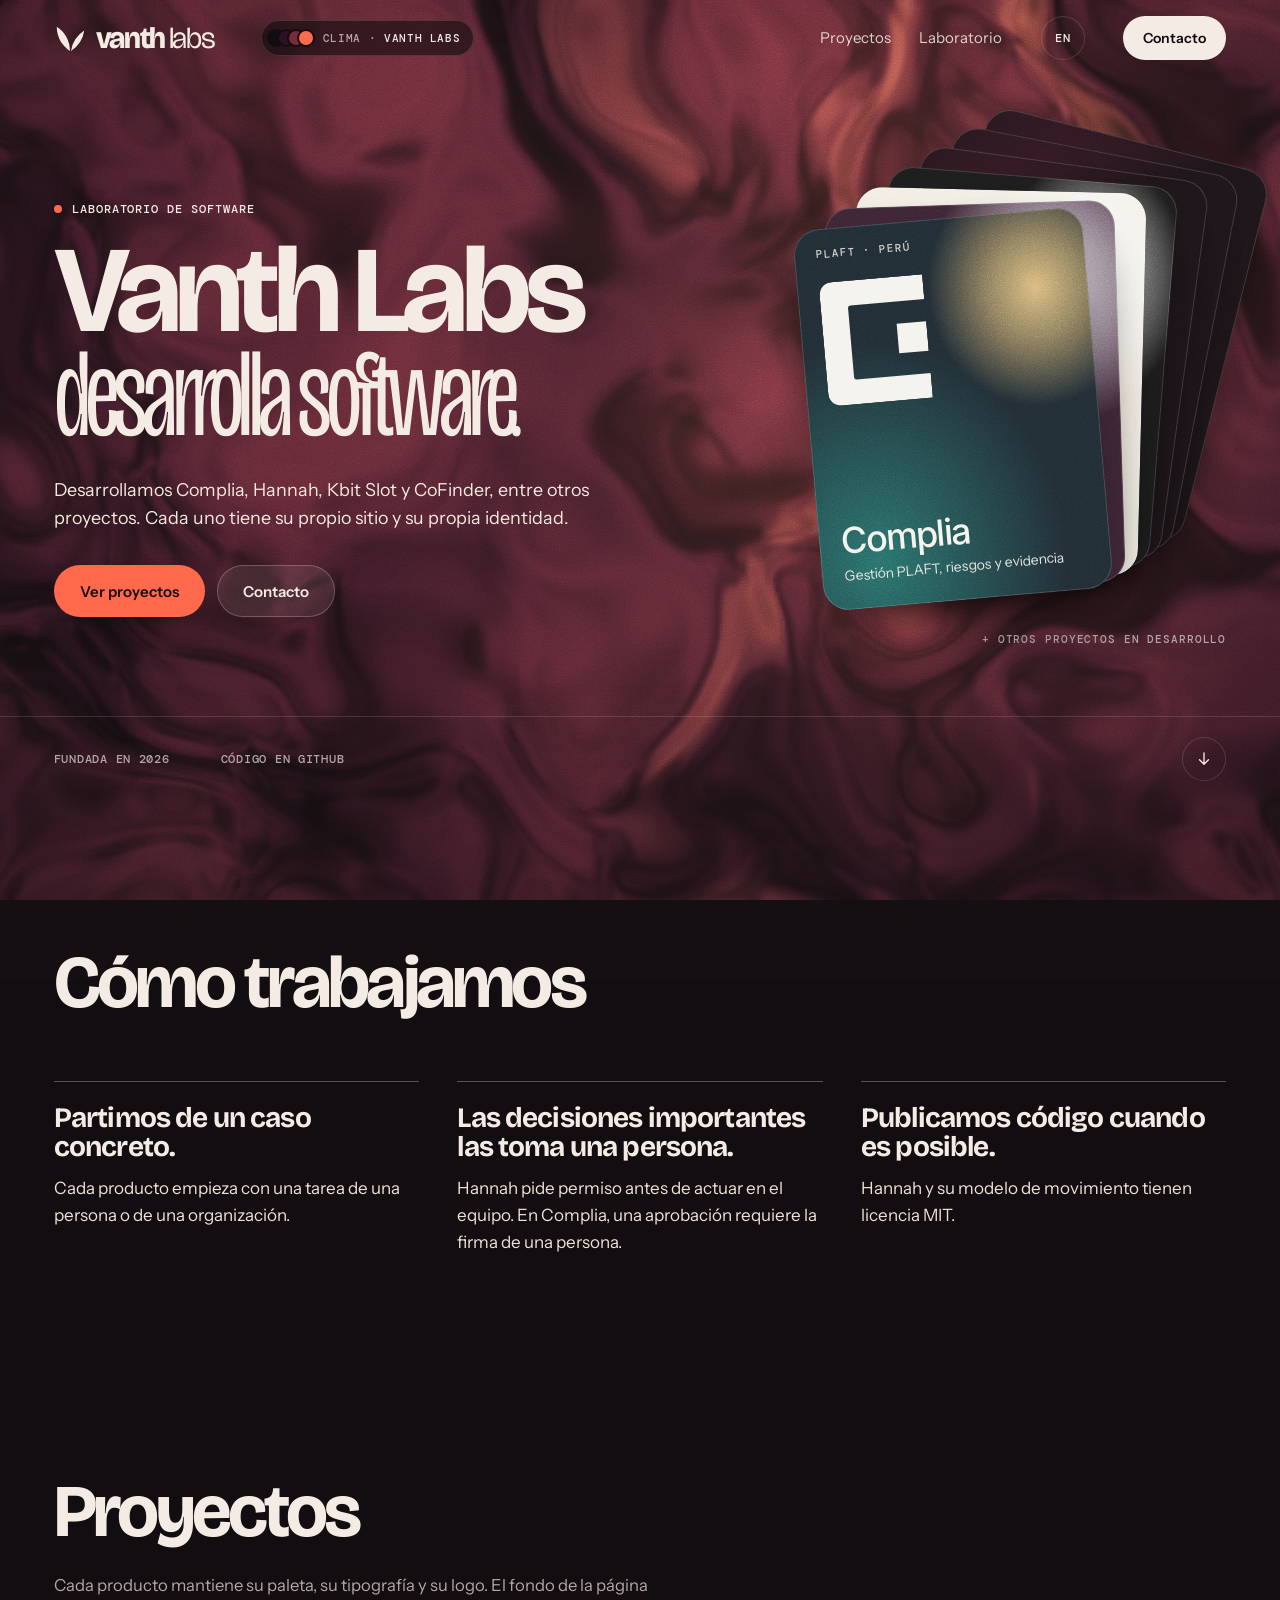
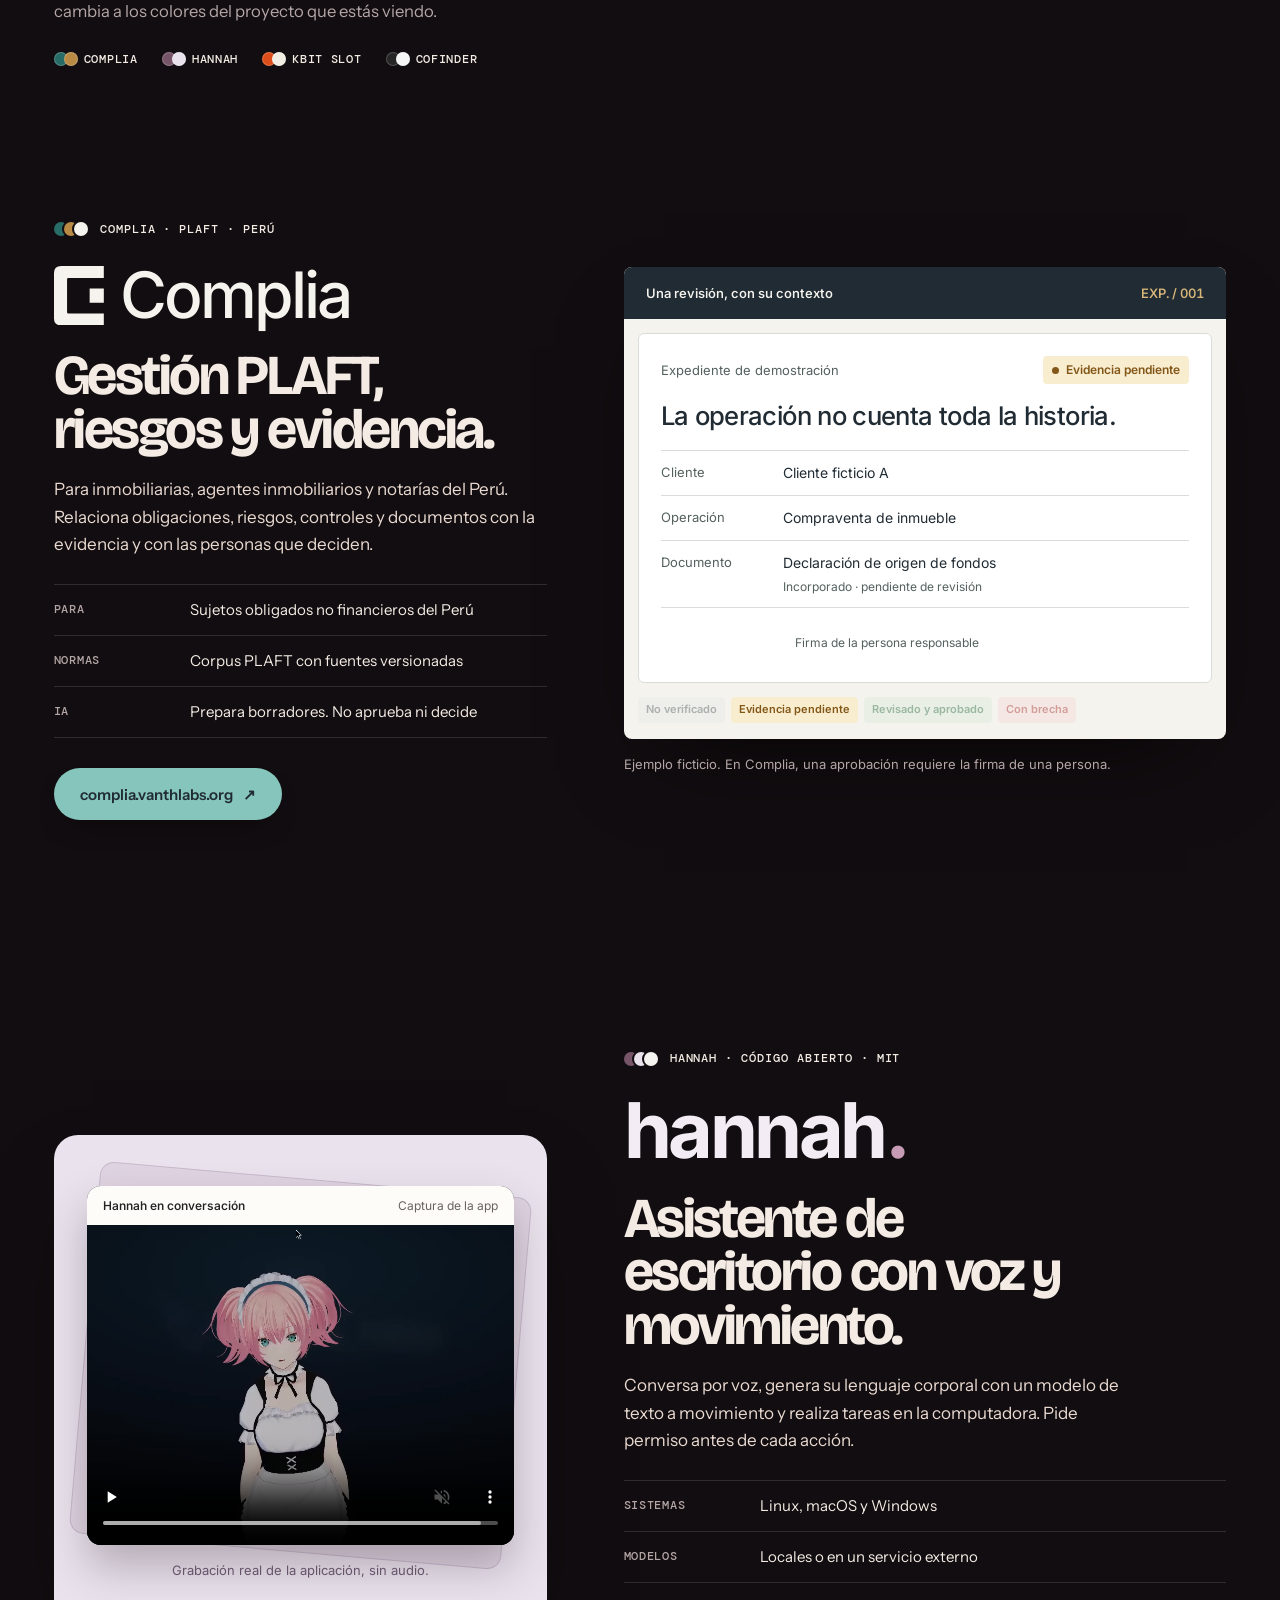
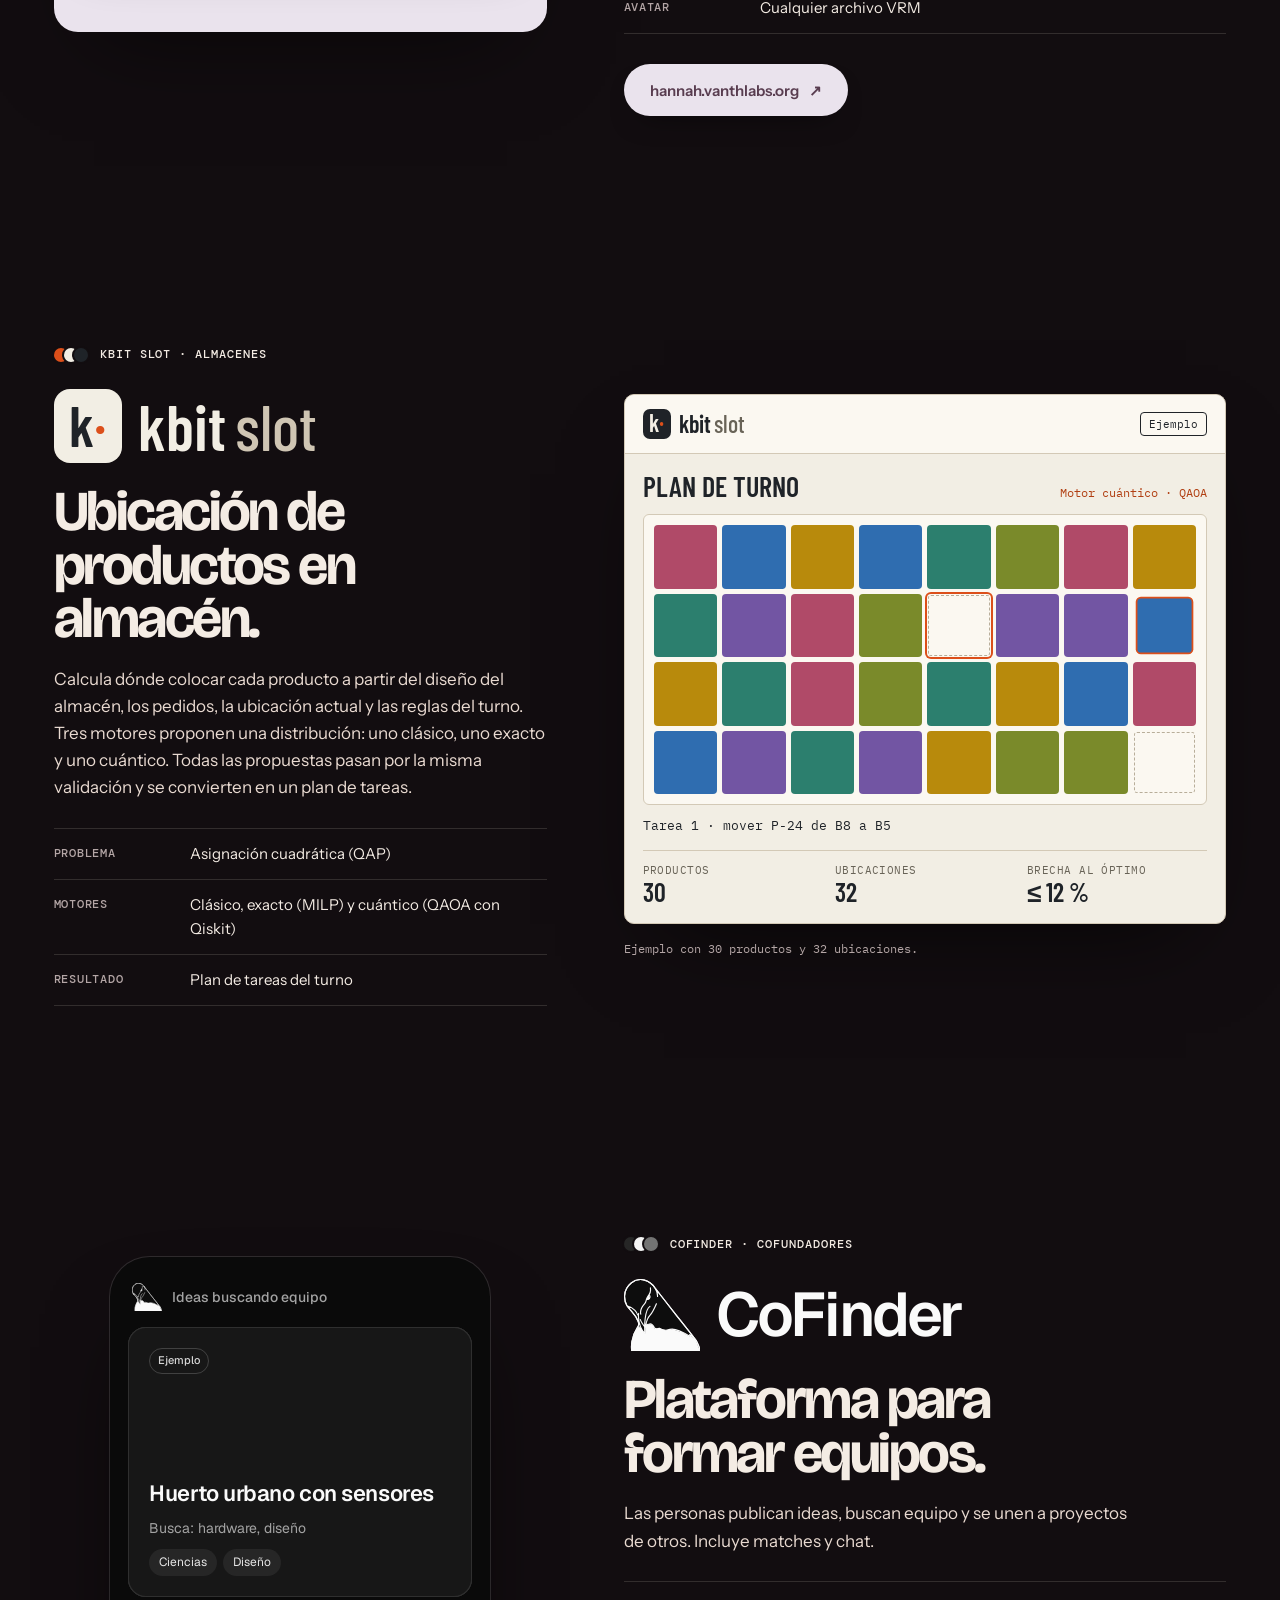
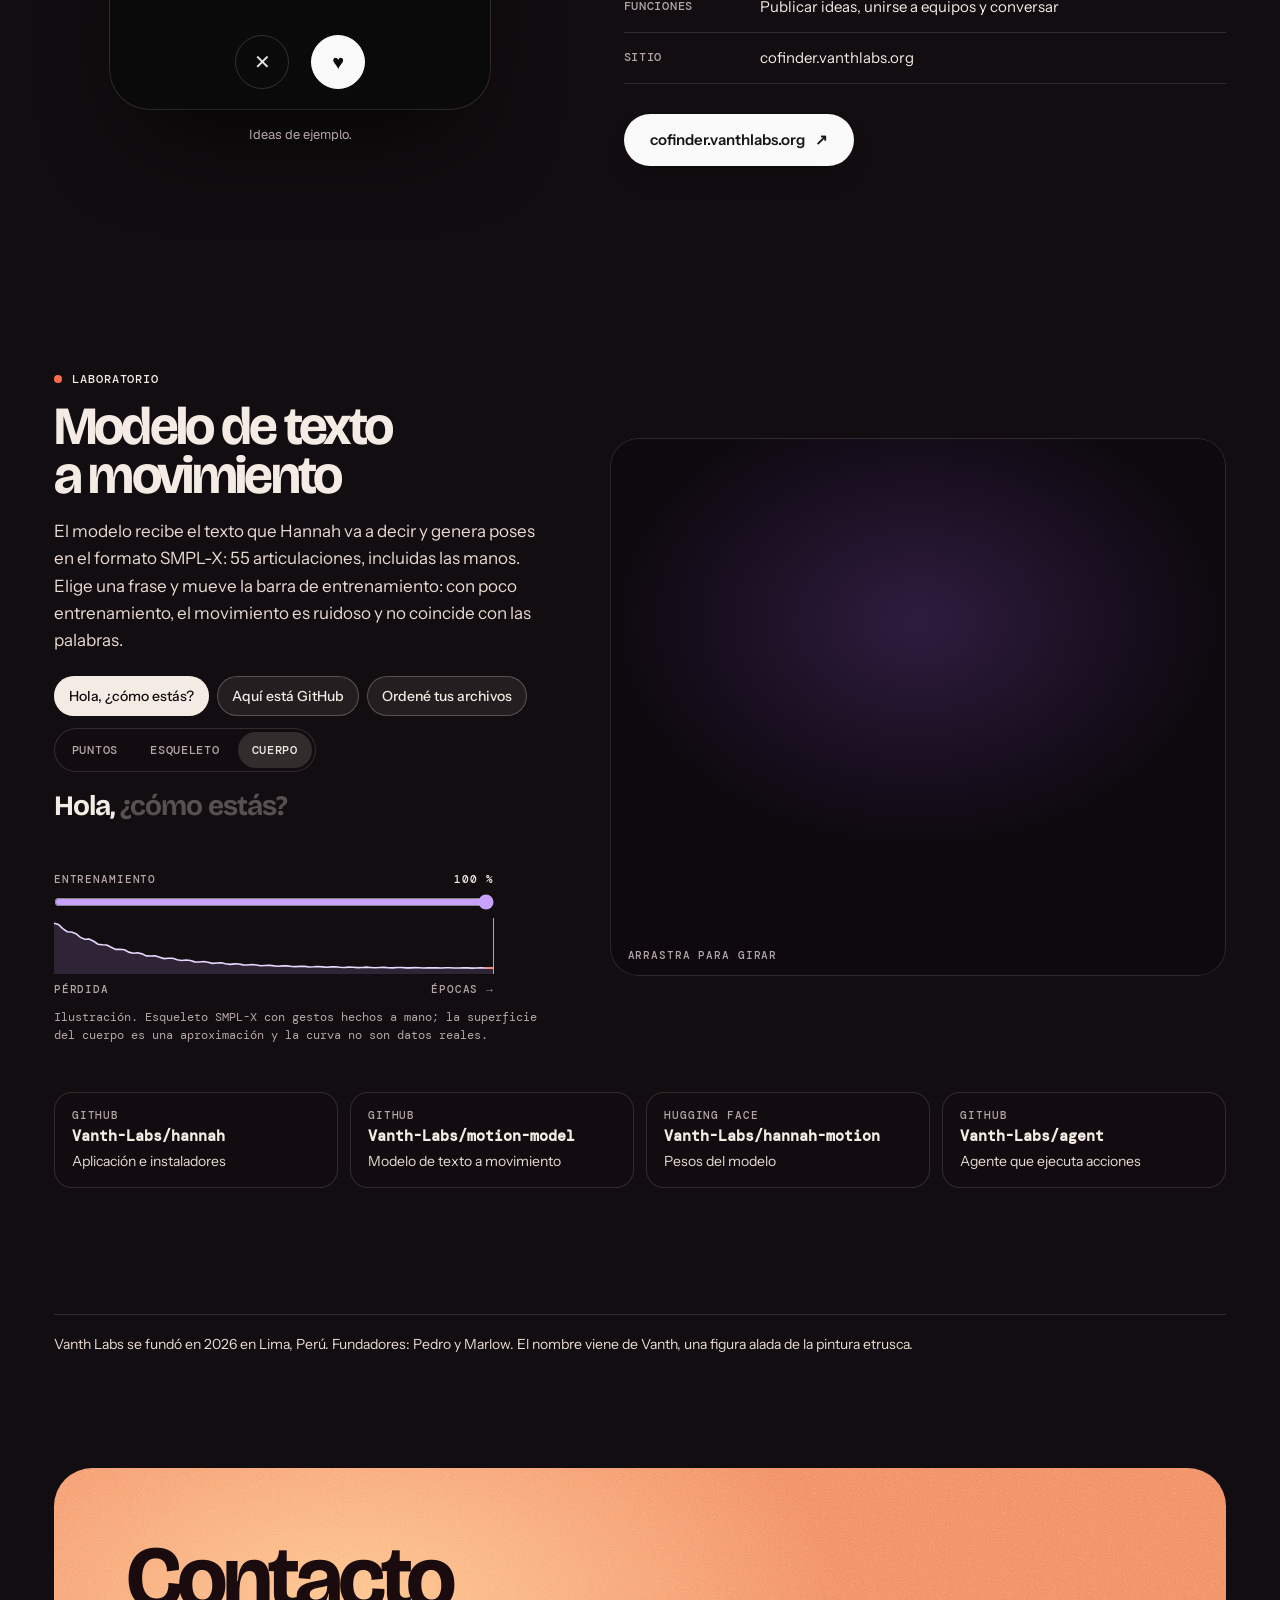
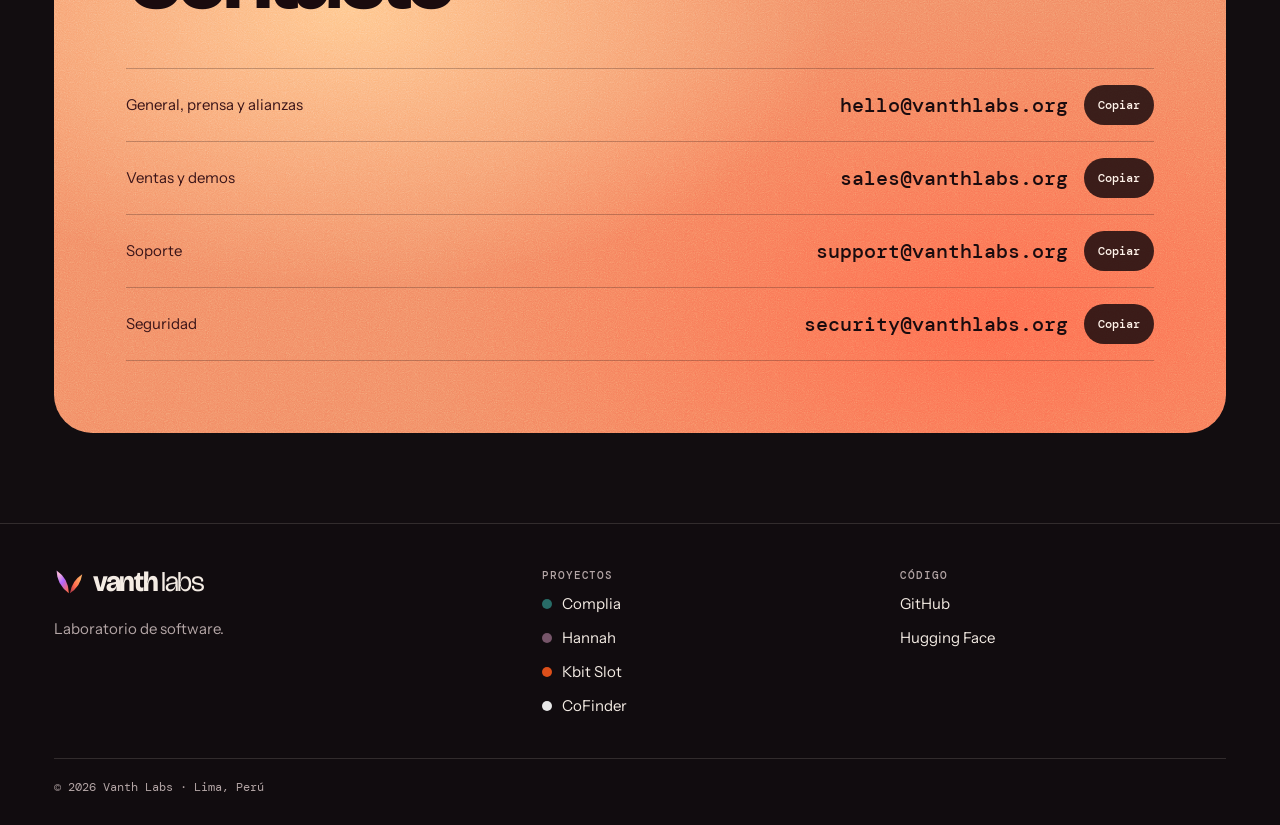
<file: index.html>
<!doctype html>
<html lang="es">
<head>
  <meta charset="utf-8">
  <meta name="viewport" content="width=device-width, initial-scale=1, viewport-fit=cover">
  <meta name="color-scheme" content="dark">
  <meta name="theme-color" content="#120D10">
  <title>Vanth Labs</title>
  <meta name="description" content="Vanth Labs desarrolla Complia, Hannah, Kbit Slot y CoFinder.">
  <link rel="canonical" href="https://vanthlabs.org/es/">
  <link rel="alternate" hreflang="es" href="https://vanthlabs.org/es/">
  <link rel="alternate" hreflang="en" href="https://vanthlabs.org/en/">
  <link rel="alternate" hreflang="x-default" href="https://vanthlabs.org/">
  <meta property="og:type" content="website">
  <meta property="og:title" content="Vanth Labs">
  <meta property="og:description" content="Vanth Labs desarrolla Complia, Hannah, Kbit Slot y CoFinder.">
  <meta property="og:url" content="https://vanthlabs.org/es/">
  <meta property="og:locale" content="es_PE">
  <meta name="twitter:card" content="summary">
  <link rel="icon" href="favicon.svg" type="image/svg+xml">
  <link rel="preload" as="font" type="font/woff2" href="fonts/bricolage-grotesque-latin.woff2" crossorigin>
  <link rel="preload" as="font" type="font/woff2" href="fonts/instrument-sans-latin.woff2" crossorigin>
  <link rel="stylesheet" href="styles.css">
  <script src="main.js" defer></script>
  <script type="application/ld+json">{"@context":"https://schema.org","@type":"Organization","name":"Vanth Labs","url":"https://vanthlabs.org/","email":"hello@vanthlabs.org","foundingDate":"2026","foundingLocation":{"@type":"Place","name":"Lima, Perú"},"founder":[{"@type":"Person","name":"Pedro"},{"@type":"Person","name":"Marlow"}],"sameAs":["https://github.com/Vanth-Labs","https://huggingface.co/Vanth-Labs"],"brand":[{"@type":"Brand","name":"Complia","url":"https://complia.vanthlabs.org/"},{"@type":"Brand","name":"Hannah","url":"https://hannah.vanthlabs.org/"},{"@type":"Brand","name":"Kbit Slot"},{"@type":"Brand","name":"CoFinder","url":"https://cofinder.vanthlabs.org/"}]}</script>
</head>
<body>
<!-- Marks used more than once. Each product keeps its own drawing; only Vanth Labs' is new. -->
<svg class="sprite" aria-hidden="true" focusable="false">
  <symbol id="m-vanth" viewBox="0 0 120 104"><path d="M58 98Q56.8 41.5 10 10Q11.2 66.5 58 98Z"/><path d="M62 98Q102.8 71.9 110 24Q69.2 50.1 62 98Z"/></symbol>
  <symbol id="m-complia" viewBox="0 0 84 100"><path d="M12 0H84V20H24Q22 20 22 22V78Q22 80 24 80H84V100H12Q0 100 0 88V12Q0 0 12 0Z"/><path d="M60 38H84V62H60Z"/></symbol>
  <symbol id="m-cofinder" viewBox="0 0 869 823">
    <path d="M33.2542 302.852C4.92082 253.518 -25.1459 133.052 81.2542 45.8516C178.22 -33.6167 295.916 19.0024 349.861 99.8515C429.326 201.685 589.654 407.152 595.254 414.352C651.336 484.33 749.168 607.29 795.508 668.206C805.819 678.669 814.904 690.358 820.5 702.642C820.998 703.511 821.254 704.087 821.254 704.352C833.754 729.352 859.354 786.752 861.754 816.352H88.7544C79.7346 772.852 80.2068 657.552 154.254 544.352C160.254 537.685 170.154 516.652 161.754 485.852C135.697 407.229 99.1428 386.738 50.2792 325.352C44.762 318.42 39.0878 310.968 33.2542 302.852Z" fill="var(--logo-head,#0D0D0D)"/>
    <path d="M236.255 619.352C229.921 533.018 232.455 350.251 293.255 309.851M366.755 279.851C299.755 438.351 293.255 389.852 266.255 453.852C258.088 473.21 252.307 492.115 248.187 509.852C235.606 564.02 238.515 607.298 236.255 619.352C221.943 605.368 201.405 577.588 185.754 539.309C169.509 499.574 158.531 448.526 165.255 389.852M189.755 398.352C184.588 379.852 189.403 330.429 234.254 279.851C248.497 263.791 249.085 247.73 254.793 228.852M299.255 99.8515C299.255 138.964 307.942 140.984 283.95 177.352M154.254 407.352C149.421 382.352 118.454 326.452 33.2542 302.852M50.2792 325.352C44.762 318.42 39.0878 310.968 33.2542 302.852C4.92082 253.518 -25.1459 133.052 81.2542 45.8516C178.22 -33.6167 295.916 19.0024 349.861 99.8515M379.254 196.352C381.151 163.84 369.908 129.896 349.861 99.8515M241.254 551.852C224.754 529.352 191.954 480.252 184.754 459.852M349.861 99.8515C429.326 201.685 589.654 407.152 595.254 414.352C670.588 508.352 821.254 697.952 821.254 704.352M50.2792 325.352C99.1428 386.738 135.697 407.229 161.754 485.852C170.154 516.652 160.254 537.685 154.254 544.352C80.2068 657.552 79.7346 772.852 88.7544 816.352H861.754C859.354 786.752 833.754 729.352 821.254 704.352C806.054 668.752 760.921 637.852 740.254 626.852C747.854 634.052 745.754 643.518 743.754 647.352C688.088 613.852 565.454 551.552 520.254 570.352C475.054 589.152 421.754 569.852 400.754 557.852C369.154 568.652 350.254 558.685 344.754 552.352C334.421 535.018 309.154 502.252 290.754 509.852C272.354 517.452 254.71 513.018 248.187 509.852M154.254 544.352C159.421 547.49 172.954 550.875 185.754 539.309M283.95 177.352C280.339 182.826 275.987 189.078 270.754 196.352C262.205 208.235 257.792 218.932 254.793 228.852M283.95 177.352C289.051 183.018 296.455 195.452 293.255 207.852C290.055 220.252 281.754 227.185 278.254 228.352C273.447 230.685 264.024 234.452 254.793 228.852M50.2792 325.352C57.1042 325.518 71.7544 324.852 75.7544 320.852" stroke="var(--logo-belly,#FAFAFA)" stroke-width="13" stroke-linecap="round" fill="none"/>
    <path d="M126.254 593.852L153.754 548.852H188.754L237.754 623.852L247.254 517.352L295.254 510.352L328.754 529.352L347.754 561.852H411.254L471.254 580.852L547.254 569.352L659.754 602.852L744.754 649.352L751.254 635.852L809.5 684.999L861.754 818.852H754.254H276.754H87.7544V709.352L126.254 593.852Z" fill="var(--logo-belly,#FAFAFA)"/>
    <path d="M273.47 191.586C277.226 185.475 286.506 187.013 288.088 194.009L293.196 216.586C294.328 221.59 290.524 226.352 285.393 226.352H266.411C260.154 226.352 256.319 219.493 259.595 214.163L273.47 191.586Z" fill="var(--logo-belly,#FAFAFA)"/>
    <path d="M54.7544 305.352L63.4146 324.102H46.0941L54.7544 305.352Z" fill="var(--logo-belly,#FAFAFA)"/>
    <path d="M88.7544 816.352C79.7346 772.852 80.2068 657.552 154.254 544.352C160.254 537.685 170.154 516.652 161.754 485.852C135.697 407.229 99.1428 386.738 50.2792 325.352C44.762 318.42 39.0878 310.968 33.2542 302.852C4.92082 253.518 -25.1459 133.052 81.2542 45.8516C178.22 -33.6167 295.916 19.0024 349.861 99.8515C429.326 201.685 589.654 407.152 595.254 414.352C670.588 508.352 821.254 697.952 821.254 704.352C833.754 729.352 859.354 786.752 861.754 816.352" stroke="currentColor" stroke-width="13" stroke-linecap="round" fill="none"/>
  </symbol>
</svg>

<a class="skip" href="#main">Saltar al contenido</a>

<!-- The light of the page: one weather engine behind everything. It takes each section's palette. -->
<div class="sky" aria-hidden="true"><canvas id="sky"></canvas></div>
<div class="film" aria-hidden="true"></div>

<header class="bar" id="top">
  <div class="wrap bar-in">
    <a class="lock" href="#top" aria-label="Vanth Labs, inicio"><svg class="mk" viewBox="0 0 120 104" aria-hidden="true"><use href="#m-vanth"/></svg><span class="wm"><b>vanth</b><span>labs</span></span></a>
    <!-- which palette is on: a small key that follows the scroll -->
    <span class="hud" aria-hidden="true"><span class="hud-sw"><i></i><i></i><i></i><i></i></span><span class="hud-t">Clima · <b id="hudName">Vanth Labs</b></span></span>
    <nav aria-label="Principal">
      <a href="#proyectos">Proyectos</a>
      <a href="#laboratorio">Laboratorio</a>
    </nav>
    <a class="lang" href="en/" hreflang="en" lang="en" aria-label="English">EN</a>
    <a class="btn btn-bone btn-sm" href="#contacto">Contacto</a>
  </div>
</header>

<main id="main">
  <!-- HERO · weather: vanth -->
  <section class="hero" data-weather="vanth" aria-labelledby="hero-t">
    <div class="wrap hero-grid">
      <div class="hero-copy">
        <p class="eyebrow"><i></i>Laboratorio de software</p>
        <h1 id="hero-t"><span class="ln">Vanth Labs</span> <em class="ln thin breathe">desarrolla software.</em></h1>
        <p class="lede">Desarrollamos Complia, Hannah, Kbit Slot y CoFinder, entre otros proyectos. Cada uno tiene su propio sitio y su propia identidad.</p>
        <div class="cta"><a class="btn btn-coral" href="#proyectos">Ver proyectos</a><a class="btn btn-ghost" href="#contacto">Contacto</a></div>
      </div>

      <!-- The deck: Complia is the face; Hannah, Kbit Slot, CoFinder and more sit behind it. -->
      <div class="deck" aria-label="Proyectos: Complia, Hannah, Kbit Slot, CoFinder y otros">
        <span class="card back" style="--i:6" aria-hidden="true"><svg viewBox="0 0 120 104"><use href="#m-vanth"/></svg></span>
        <span class="card back" style="--i:5" aria-hidden="true"><svg viewBox="0 0 120 104"><use href="#m-vanth"/></svg></span>
        <span class="card back" style="--i:4" aria-hidden="true"><svg viewBox="0 0 120 104"><use href="#m-vanth"/></svg></span>
        <a class="card t-cofinder" href="#cofinder" style="--i:3">
          <span class="card-k">Cofundadores</span>
          <svg class="card-mk bird" viewBox="0 0 869 823" aria-hidden="true"><use href="#m-cofinder"/></svg>
          <span class="card-n">CoFinder</span><span class="card-l">Ideas y equipos</span>
        </a>
        <a class="card t-kbit" href="#kbit" style="--i:2">
          <span class="card-k">Almacenes</span>
          <span class="card-mk k-ic" aria-hidden="true">k<span>·</span></span>
          <span class="card-n">Kbit Slot</span><span class="card-l">Ubicación de productos</span>
        </a>
        <a class="card t-hannah" href="#hannah" style="--i:1">
          <span class="card-k">Código abierto · MIT</span>
          <span class="card-wm" aria-hidden="true">hannah<span>.</span></span>
          <span class="card-n">Hannah</span><span class="card-l">Asistente de escritorio</span>
        </a>
        <a class="card t-complia" href="#complia" style="--i:0">
          <span class="card-k">PLAFT · Perú</span>
          <svg class="card-c" viewBox="0 0 84 100" aria-hidden="true"><use href="#m-complia"/></svg>
          <span class="card-n">Complia</span><span class="card-l">Gestión PLAFT, riesgos y evidencia</span>
        </a>
        <span class="deck-more">+ otros proyectos en desarrollo</span>
      </div>
    </div>
    <div class="wrap hero-foot"><span>Fundada en 2026</span><span>Código en GitHub</span><a href="#proyectos" class="down" aria-label="Bajar a los proyectos"><svg viewBox="0 0 24 24" aria-hidden="true"><path d="M12 4v15m-6-6 6 6 6-6"/></svg></a></div>
  </section>

  <!-- PRINCIPLES · weather: vanth -->
  <section class="principles" data-weather="vanth" aria-labelledby="pr-t">
    <div class="wrap">
      <h2 id="pr-t" class="h2">Cómo trabajamos</h2>
      <ul class="pr-list">
        <li><b>Partimos de un caso concreto.</b><p>Cada producto empieza con una tarea de una persona o de una organización.</p></li>
        <li><b>Las decisiones importantes las toma una persona.</b><p>Hannah pide permiso antes de actuar en el equipo. En Complia, una aprobación requiere la firma de una persona.</p></li>
        <li><b>Publicamos código cuando es posible.</b><p>Hannah y su modelo de movimiento tienen licencia MIT.</p></li>
      </ul>
    </div>
  </section>

  <!-- PROJECTS -->
  <section id="proyectos" class="projects-intro" data-weather="vanth" aria-labelledby="pj-t">
    <div class="wrap pj-head">
      <h2 id="pj-t" class="h2">Proyectos</h2>
      <p class="pj-note">Cada producto mantiene su paleta, su tipografía y su logo. El fondo de la página cambia a los colores del proyecto que estás viendo.</p>
      <div class="legend" aria-hidden="true">
        <span><i style="--c:#286C67"></i><i style="--c:#B88A44"></i>Complia</span>
        <span><i style="--c:#765569"></i><i style="--c:#EAE3ED"></i>Hannah</span>
        <span><i style="--c:#DC4F1A"></i><i style="--c:#F2EEE4"></i>Kbit Slot</span>
        <span><i style="--c:#262626"></i><i style="--c:#F5F5F5"></i>CoFinder</span>
      </div>
    </div>
  </section>

  <!-- COMPLIA · its own palette: ink, teal, brass, warm paper -->
  <section class="project p-complia" id="complia" data-weather="complia" aria-labelledby="complia-t">
    <div class="wrap p-grid">
      <div class="p-copy">
        <p class="p-kicker"><span class="dots"><i></i><i></i><i></i></span>Complia · PLAFT · Perú</p>
        <h3 id="complia-t" class="p-logo complia-lock" aria-label="Complia"><svg viewBox="0 0 84 100" aria-hidden="true"><use href="#m-complia"/></svg><span>Complia</span></h3>
        <p class="p-claim">Gestión PLAFT, riesgos y evidencia.</p>
        <p class="p-desc">Para inmobiliarias, agentes inmobiliarios y notarías del Perú. Relaciona obligaciones, riesgos, controles y documentos con la evidencia y con las personas que deciden.</p>
        <dl class="p-facts">
          <div><dt>Para</dt><dd>Sujetos obligados no financieros del Perú</dd></div>
          <div><dt>Normas</dt><dd>Corpus PLAFT con fuentes versionadas</dd></div>
          <div><dt>IA</dt><dd>Prepara borradores. No aprueba ni decide</dd></div>
        </dl>
        <a class="btn btn-proj" href="https://complia.vanthlabs.org/">complia.vanthlabs.org <span aria-hidden="true">↗</span></a>
      </div>
      <figure class="p-stage complia-stage">
        <div class="c-card" id="compliaCard" data-step="0">
          <div class="c-top"><span>Una revisión, con su contexto</span><span class="c-exp">EXP. / 001</span></div>
          <div class="c-body">
            <div class="c-row1"><span>Expediente de demostración</span><span class="c-state"><i></i><span class="c-state-t">Evidencia pendiente</span></span></div>
            <p class="c-h">La operación no cuenta toda la historia.</p>
            <dl class="c-dl">
              <div><dt>Cliente</dt><dd>Cliente ficticio A</dd></div>
              <div><dt>Operación</dt><dd>Compraventa de inmueble</dd></div>
              <div><dt>Documento</dt><dd>Declaración de origen de fondos <small>Incorporado · <span class="c-doc">pendiente de revisión</span></small></dd></div>
            </dl>
            <div class="c-sign"><svg viewBox="0 0 120 34" aria-hidden="true"><path d="M4 24c6-10 10-16 13-15 4 1-4 17 0 17s8-14 12-14-2 12 2 12 6-8 10-8 1 8 5 8c5 0 6-6 10-6s3 5 7 5c6 0 10-4 16-4s12 2 18 1"/></svg><span class="c-sig-t">Firma de la persona responsable</span></div>
          </div>
          <div class="c-states" aria-hidden="true"><span data-s="0">No verificado</span><span data-s="1">Evidencia pendiente</span><span data-s="2">Revisado y aprobado</span><span data-s="3">Con brecha</span></div>
        </div>
        <figcaption>Ejemplo ficticio. En Complia, una aprobación requiere la firma de una persona.</figcaption>
      </figure>
    </div>
  </section>

  <!-- HANNAH · her own palette: plum, lilac, ivory -->
  <section class="project p-hannah p-flip" id="hannah" data-weather="hannah" aria-labelledby="hannah-t">
    <div class="wrap p-grid">
      <div class="p-copy">
        <p class="p-kicker"><span class="dots"><i></i><i></i><i></i></span>Hannah · código abierto · MIT</p>
        <h3 id="hannah-t" class="p-logo hannah-wm" aria-label="Hannah">hannah<span>.</span></h3>
        <p class="p-claim">Asistente de escritorio con voz y movimiento.</p>
        <p class="p-desc">Conversa por voz, genera su lenguaje corporal con un modelo de texto a movimiento y realiza tareas en la computadora. Pide permiso antes de cada acción.</p>
        <dl class="p-facts">
          <div><dt>Sistemas</dt><dd>Linux, macOS y Windows</dd></div>
          <div><dt>Modelos</dt><dd>Locales o en un servicio externo</dd></div>
          <div><dt>Avatar</dt><dd>Cualquier archivo VRM</dd></div>
        </dl>
        <a class="btn btn-proj" href="https://hannah.vanthlabs.org/">hannah.vanthlabs.org <span aria-hidden="true">↗</span></a>
      </div>
      <figure class="p-stage hannah-stage">
        <div class="h-sheet" aria-hidden="true"></div>
        <div class="h-window">
          <div class="h-title"><span>Hannah en conversación</span><span>Captura de la app</span></div>
          <video id="hannahVideo" muted loop playsinline controls preload="none" poster="media/gestures-waist.webp" width="896" height="672" aria-label="Hannah gesticulando con ambas manos mientras habla; grabación real de la app, sin audio">
            <source src="media/gestures-waist.webm" type="video/webm">
            <source src="media/gestures-waist.mp4" type="video/mp4">
          </video>
        </div>
        <figcaption>Grabación real de la aplicación, sin audio.</figcaption>
      </figure>
    </div>
  </section>

  <!-- KBIT SLOT · its own palette: paper, ink, orange; Barlow Condensed and IBM Plex Mono -->
  <section class="project p-kbit" id="kbit" data-weather="kbit" aria-labelledby="kbit-t">
    <div class="wrap p-grid">
      <div class="p-copy">
        <p class="p-kicker"><span class="dots"><i></i><i></i><i></i></span>Kbit Slot · almacenes</p>
        <h3 id="kbit-t" class="p-logo kbit-lock" aria-label="Kbit Slot"><span class="k-ic" aria-hidden="true">k<span>·</span></span><span class="k-wm">kbit<span>slot</span></span></h3>
        <p class="p-claim">Ubicación de productos en almacén.</p>
        <p class="p-desc">Calcula dónde colocar cada producto a partir del diseño del almacén, los pedidos, la ubicación actual y las reglas del turno. Tres motores proponen una distribución: uno clásico, uno exacto y uno cuántico. Todas las propuestas pasan por la misma validación y se convierten en un plan de tareas.</p>
        <dl class="p-facts">
          <div><dt>Problema</dt><dd>Asignación cuadrática (QAP)</dd></div>
          <div><dt>Motores</dt><dd>Clásico, exacto (MILP) y cuántico (QAOA con Qiskit)</dd></div>
          <div><dt>Resultado</dt><dd>Plan de tareas del turno</dd></div>
        </dl>
      </div>
      <figure class="p-stage kbit-stage">
        <div class="k-card">
          <div class="k-head"><span class="k-brand"><span class="k-ic" aria-hidden="true">k<span>·</span></span><span class="k-wm">kbit<span>slot</span></span></span><span class="k-chip">Ejemplo</span></div>
          <div class="k-body">
            <div class="k-title"><b>Plan de turno</b><span>Motor cuántico · QAOA</span></div>
            <div class="k-grid" id="kbitGrid" aria-hidden="true"><span class="kc f4" data-slot="A1" data-p="P-22"></span><span class="kc f0" data-slot="A2" data-p="P-06"></span><span class="kc f1" data-slot="A3" data-p="P-07"></span><span class="kc f0" data-slot="A4" data-p="P-30"></span><span class="kc f2" data-slot="A5" data-p="P-08"></span><span class="kc f5" data-slot="A6" data-p="P-29"></span><span class="kc f4" data-slot="A7" data-p="P-10"></span><span class="kc f1" data-slot="A8" data-p="P-01"></span><span class="kc f2" data-slot="B1" data-p="P-14"></span><span class="kc f3" data-slot="B2" data-p="P-09"></span><span class="kc f4" data-slot="B3" data-p="P-28"></span><span class="kc f5" data-slot="B4" data-p="P-23"></span><span class="kc empty" data-slot="B5"></span><span class="kc f3" data-slot="B6" data-p="P-27"></span><span class="kc f3" data-slot="B7" data-p="P-15"></span><span class="kc f0" data-slot="B8" data-p="P-24"></span><span class="kc f1" data-slot="C1" data-p="P-25"></span><span class="kc f2" data-slot="C2" data-p="P-20"></span><span class="kc f4" data-slot="C3" data-p="P-16"></span><span class="kc f5" data-slot="C4" data-p="P-17"></span><span class="kc f2" data-slot="C5" data-p="P-26"></span><span class="kc f1" data-slot="C6" data-p="P-19"></span><span class="kc f0" data-slot="C7" data-p="P-12"></span><span class="kc f4" data-slot="C8" data-p="P-04"></span><span class="kc f0" data-slot="D1" data-p="P-18"></span><span class="kc f3" data-slot="D2" data-p="P-03"></span><span class="kc f2" data-slot="D3" data-p="P-02"></span><span class="kc f3" data-slot="D4" data-p="P-21"></span><span class="kc f1" data-slot="D5" data-p="P-13"></span><span class="kc f5" data-slot="D6" data-p="P-05"></span><span class="kc f5" data-slot="D7" data-p="P-11"></span><span class="kc empty" data-slot="D8"></span></div>
            <p class="k-task" id="kbitTask">Tarea 1 · mover P-07 de A3 a D8</p>
            <dl class="k-metrics"><div><dt>Productos</dt><dd>30</dd></div><div><dt>Ubicaciones</dt><dd>32</dd></div><div><dt>Brecha al óptimo</dt><dd>≤ 12 %</dd></div></dl>
          </div>
        </div>
        <figcaption>Ejemplo con 30 productos y 32 ubicaciones.</figcaption>
      </figure>
    </div>
  </section>

  <!-- COFINDER · its own palette: monochrome, the bird -->
  <section class="project p-cofinder p-flip" id="cofinder" data-weather="cofinder" aria-labelledby="cofinder-t">
    <div class="wrap p-grid">
      <div class="p-copy">
        <p class="p-kicker"><span class="dots"><i></i><i></i><i></i></span>CoFinder · cofundadores</p>
        <h3 id="cofinder-t" class="p-logo cofinder-lock" aria-label="CoFinder"><svg class="bird" viewBox="0 0 869 823" aria-hidden="true"><use href="#m-cofinder"/></svg><span>CoFinder</span></h3>
        <p class="p-claim">Plataforma para formar equipos.</p>
        <p class="p-desc">Las personas publican ideas, buscan equipo y se unen a proyectos de otros. Incluye matches y chat.</p>
        <dl class="p-facts">
          <div><dt>Funciones</dt><dd>Publicar ideas, unirse a equipos y conversar</dd></div>
          <div><dt>Sitio</dt><dd>cofinder.vanthlabs.org</dd></div>
        </dl>
        <a class="btn btn-proj" href="https://cofinder.vanthlabs.org/">cofinder.vanthlabs.org <span aria-hidden="true">↗</span></a>
      </div>
      <figure class="p-stage cofinder-stage">
        <div class="cf-phone">
          <p class="cf-top"><svg class="bird" viewBox="0 0 869 823" aria-hidden="true"><use href="#m-cofinder"/></svg>Ideas buscando equipo</p>
          <div class="cf-stack">
            <article class="cf-card c3"><span class="cf-ex">Ejemplo</span><b>Marketplace de ropa de segunda mano</b><p>Busca: backend, marketing</p><span class="cf-tags"><i>Gestión</i><i>Ingeniería</i></span></article>
            <article class="cf-card c2"><span class="cf-ex">Ejemplo</span><b>Tutorías entre estudiantes</b><p>Busca: frontend, ventas</p><span class="cf-tags"><i>Educación</i><i>Diseño</i></span></article>
            <article class="cf-card c1"><span class="cf-ex">Ejemplo</span><b>Huerto urbano con sensores</b><p>Busca: hardware, diseño</p><span class="cf-tags"><i>Ciencias</i><i>Diseño</i></span></article>
          </div>
          <div class="cf-acts" aria-hidden="true"><span class="no">✕</span><span class="yes">♥</span></div>
        </div>
        <figcaption>Ideas de ejemplo.</figcaption>
      </figure>
    </div>
  </section>

  <!-- LAB · weather: orchid. A 3D figure learns to move with a phrase. -->
  <section class="lab" id="laboratorio" data-weather="lab" aria-labelledby="lab-t">
    <div class="wrap lab-grid">
      <div class="lab-copy">
        <p class="eyebrow"><i></i>Laboratorio</p>
        <h2 id="lab-t" class="h2">Modelo de texto a movimiento</h2>
        <p class="lab-p">El modelo recibe el texto que Hannah va a decir y genera poses en el formato SMPL-X: 55 articulaciones, incluidas las manos. Elige una frase y mueve la barra de entrenamiento: con poco entrenamiento, el movimiento es ruidoso y no coincide con las palabras.</p>
        <div class="phrases" role="group" aria-label="Frase">
          <button type="button" data-phrase="0" aria-pressed="true">Hola, ¿cómo estás?</button>
          <button type="button" data-phrase="1" aria-pressed="false">Aquí está GitHub</button>
          <button type="button" data-phrase="2" aria-pressed="false">Ordené tus archivos</button>
        </div>
        <div class="views" role="group" aria-label="Vista">
          <button type="button" data-mode="points" aria-pressed="false">Puntos</button>
          <button type="button" data-mode="skeleton" aria-pressed="false">Esqueleto</button>
          <button type="button" data-mode="body" aria-pressed="true">Cuerpo</button>
        </div>
        <p class="said" id="said" aria-hidden="true"><span>Hola,</span> <span>¿cómo</span> <span>estás?</span></p>
        <div class="epoch">
          <div class="epoch-row"><label for="epoch">Entrenamiento</label><output id="epochOut" for="epoch">100 %</output></div>
          <input id="epoch" type="range" min="0" max="100" value="100" step="1">
          <svg class="loss" id="loss" viewBox="0 0 300 64" preserveAspectRatio="none" aria-hidden="true"><path class="loss-area"/><path class="loss-line"/><path class="loss-mark"/></svg>
          <div class="epoch-row"><span>Pérdida</span><span>Épocas →</span></div>
        </div>
        <p class="lab-note">Ilustración. Esqueleto SMPL-X con gestos hechos a mano; la superficie del cuerpo es una aproximación y la curva no son datos reales.</p>
      </div>
      <figure class="lab-stage" id="labStage">
        <canvas id="labCanvas" tabindex="0" aria-label="Figura en 3D sobre el esqueleto SMPL-X que gesticula según la frase elegida. Arrastra o usa las flechas para girarla."></canvas>
        <p class="lab-fallback" id="labFallback" hidden>La figura 3D necesita WebGL. El modelo convierte texto en movimiento: entrada, la frase; salida, el lenguaje corporal del avatar.</p>
        <figcaption class="lab-hint">Arrastra para girar</figcaption>
      </figure>
    </div>
    <div class="wrap repos">
      <a class="repo" href="https://github.com/Vanth-Labs/hannah"><span>GitHub</span><b>Vanth-Labs/hannah</b><small>Aplicación e instaladores</small></a>
      <a class="repo" href="https://github.com/Vanth-Labs/motion-model"><span>GitHub</span><b>Vanth-Labs/motion-model</b><small>Modelo de texto a movimiento</small></a>
      <a class="repo" href="https://huggingface.co/Vanth-Labs/hannah-motion"><span>Hugging Face</span><b>Vanth-Labs/hannah-motion</b><small>Pesos del modelo</small></a>
      <a class="repo" href="https://github.com/Vanth-Labs/agent"><span>GitHub</span><b>Vanth-Labs/agent</b><small>Agente que ejecuta acciones</small></a>
    </div>
  </section>

  <!-- ABOUT · deliberately small -->
  <section class="about" id="nosotros" data-weather="vanth" aria-label="Nosotros">
    <div class="wrap"><p>Vanth Labs se fundó en 2026 en Lima, Perú. Fundadores: Pedro y Marlow. El nombre viene de Vanth, una figura alada de la pintura etrusca.</p></div>
  </section>

  <!-- CONTACT · weather: bloom -->
  <section class="contact" id="contacto" data-weather="bloom" aria-labelledby="ct-t">
    <div class="wrap">
      <div class="ct-card">
        <h2 id="ct-t">Contacto</h2>
        <ul class="mails">
          <li><span>General, prensa y alianzas</span><a href="mailto:hello@vanthlabs.org">hello@vanthlabs.org</a><button type="button" class="copy" data-copy="hello@vanthlabs.org">Copiar</button></li>
          <li><span>Ventas y demos</span><a href="mailto:sales@vanthlabs.org">sales@vanthlabs.org</a><button type="button" class="copy" data-copy="sales@vanthlabs.org">Copiar</button></li>
          <li><span>Soporte</span><a href="mailto:support@vanthlabs.org">support@vanthlabs.org</a><button type="button" class="copy" data-copy="support@vanthlabs.org">Copiar</button></li>
          <li><span>Seguridad</span><a href="mailto:security@vanthlabs.org">security@vanthlabs.org</a><button type="button" class="copy" data-copy="security@vanthlabs.org">Copiar</button></li>
        </ul>
      </div>
    </div>
  </section>
</main>

<footer class="foot" data-weather="vanth">
  <div class="wrap foot-grid">
    <div><a class="lock" href="#top"><svg class="mk heat" viewBox="0 0 120 104" aria-hidden="true"><defs><radialGradient id="fA" cx=".2" cy=".1" r="1.1"><stop offset="0" stop-color="#FFC2D1"/><stop offset=".45" stop-color="#B266FF"/><stop offset="1" stop-color="#FF6A4D"/></radialGradient><radialGradient id="fB" cx=".9" cy=".2" r="1.1"><stop offset="0" stop-color="#FFB466"/><stop offset=".6" stop-color="#FF6A4D"/><stop offset="1" stop-color="#B23A48"/></radialGradient></defs><path d="M58 98Q56.8 41.5 10 10Q11.2 66.5 58 98Z" fill="url(#fA)"/><path d="M62 98Q102.8 71.9 110 24Q69.2 50.1 62 98Z" fill="url(#fB)"/></svg><span class="wm"><b>vanth</b><span>labs</span></span></a><p>Laboratorio de software.</p></div>
    <nav aria-label="Proyectos"><span class="fh">Proyectos</span><a href="https://complia.vanthlabs.org/"><i style="--c:#286C67"></i>Complia</a><a href="https://hannah.vanthlabs.org/"><i style="--c:#765569"></i>Hannah</a><a href="#kbit"><i style="--c:#DC4F1A"></i>Kbit Slot</a><a href="https://cofinder.vanthlabs.org/"><i style="--c:#E8E8E8"></i>CoFinder</a></nav>
    <nav aria-label="Código"><span class="fh">Código</span><a href="https://github.com/Vanth-Labs">GitHub</a><a href="https://huggingface.co/Vanth-Labs/hannah-motion">Hugging Face</a></nav>
    <p class="fine">© 2026 Vanth Labs · Lima, Perú</p>
  </div>
</footer>
</body>
</html>
</file>
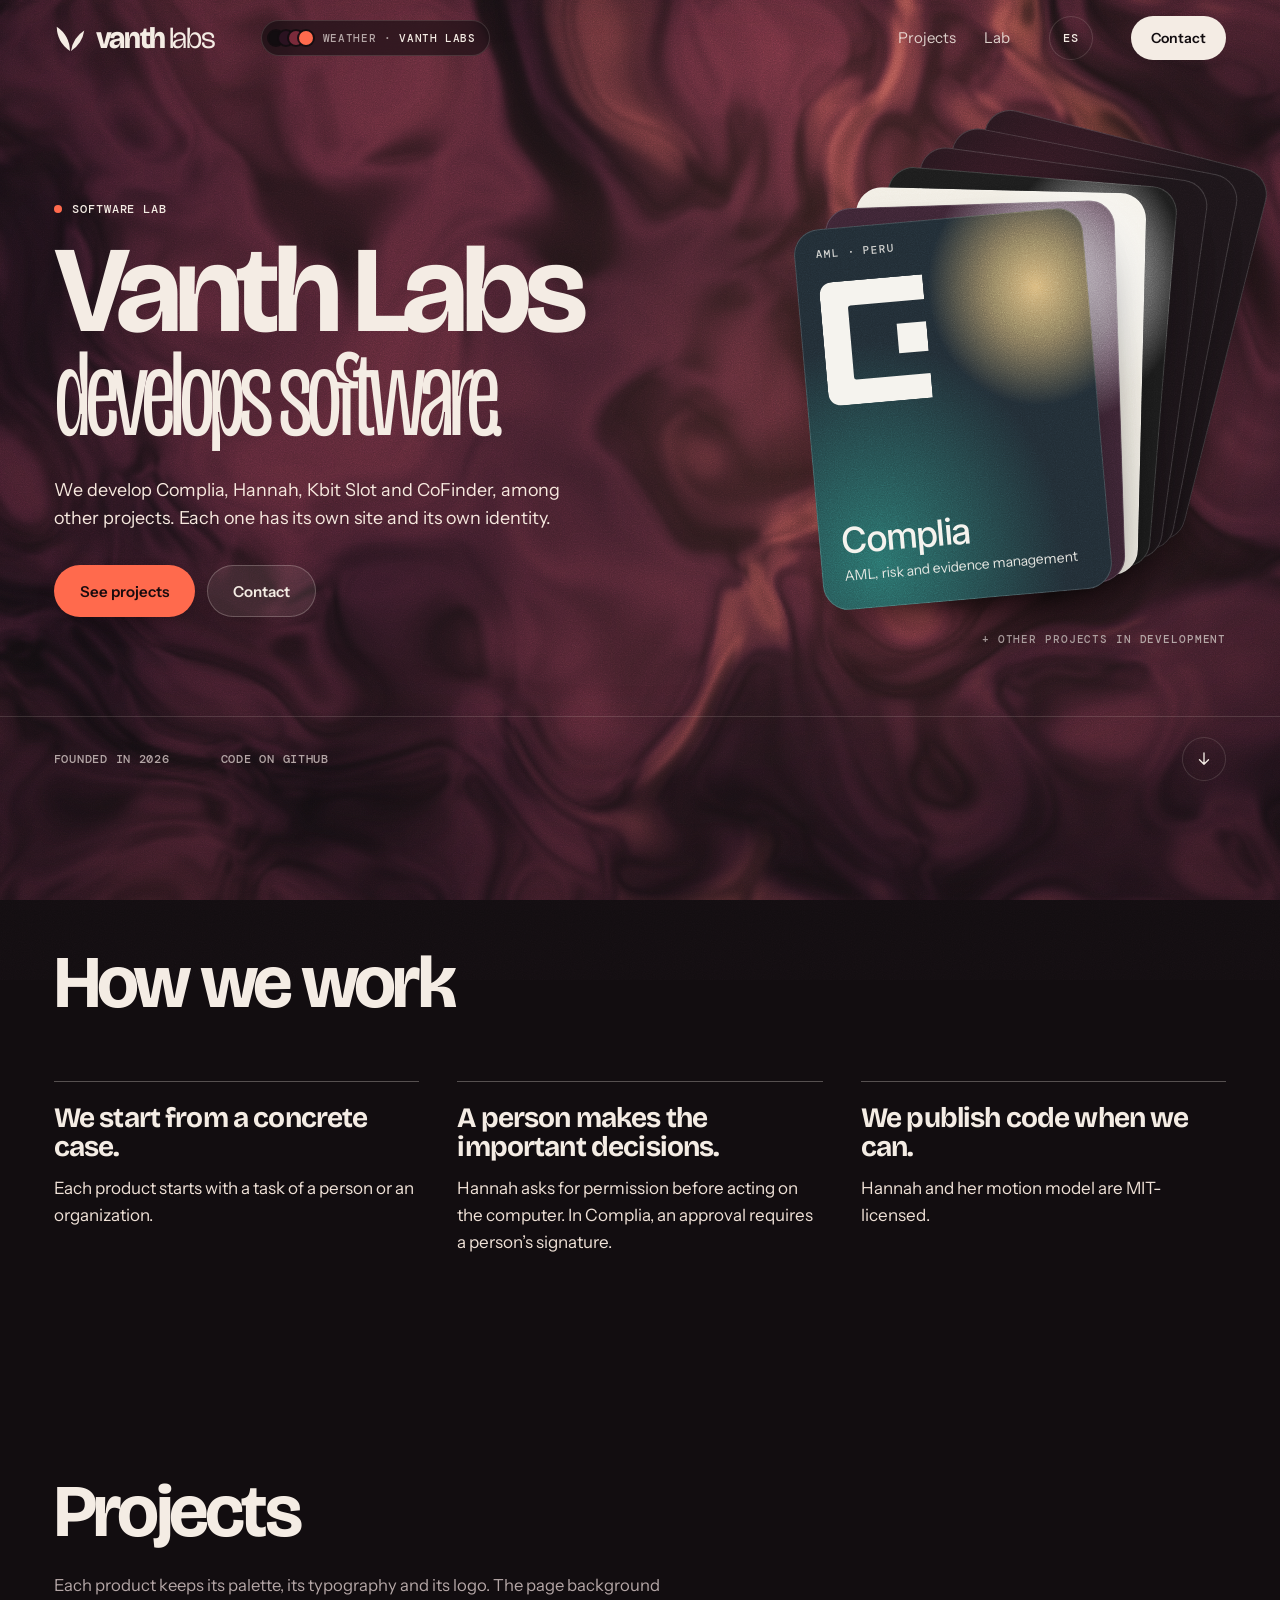
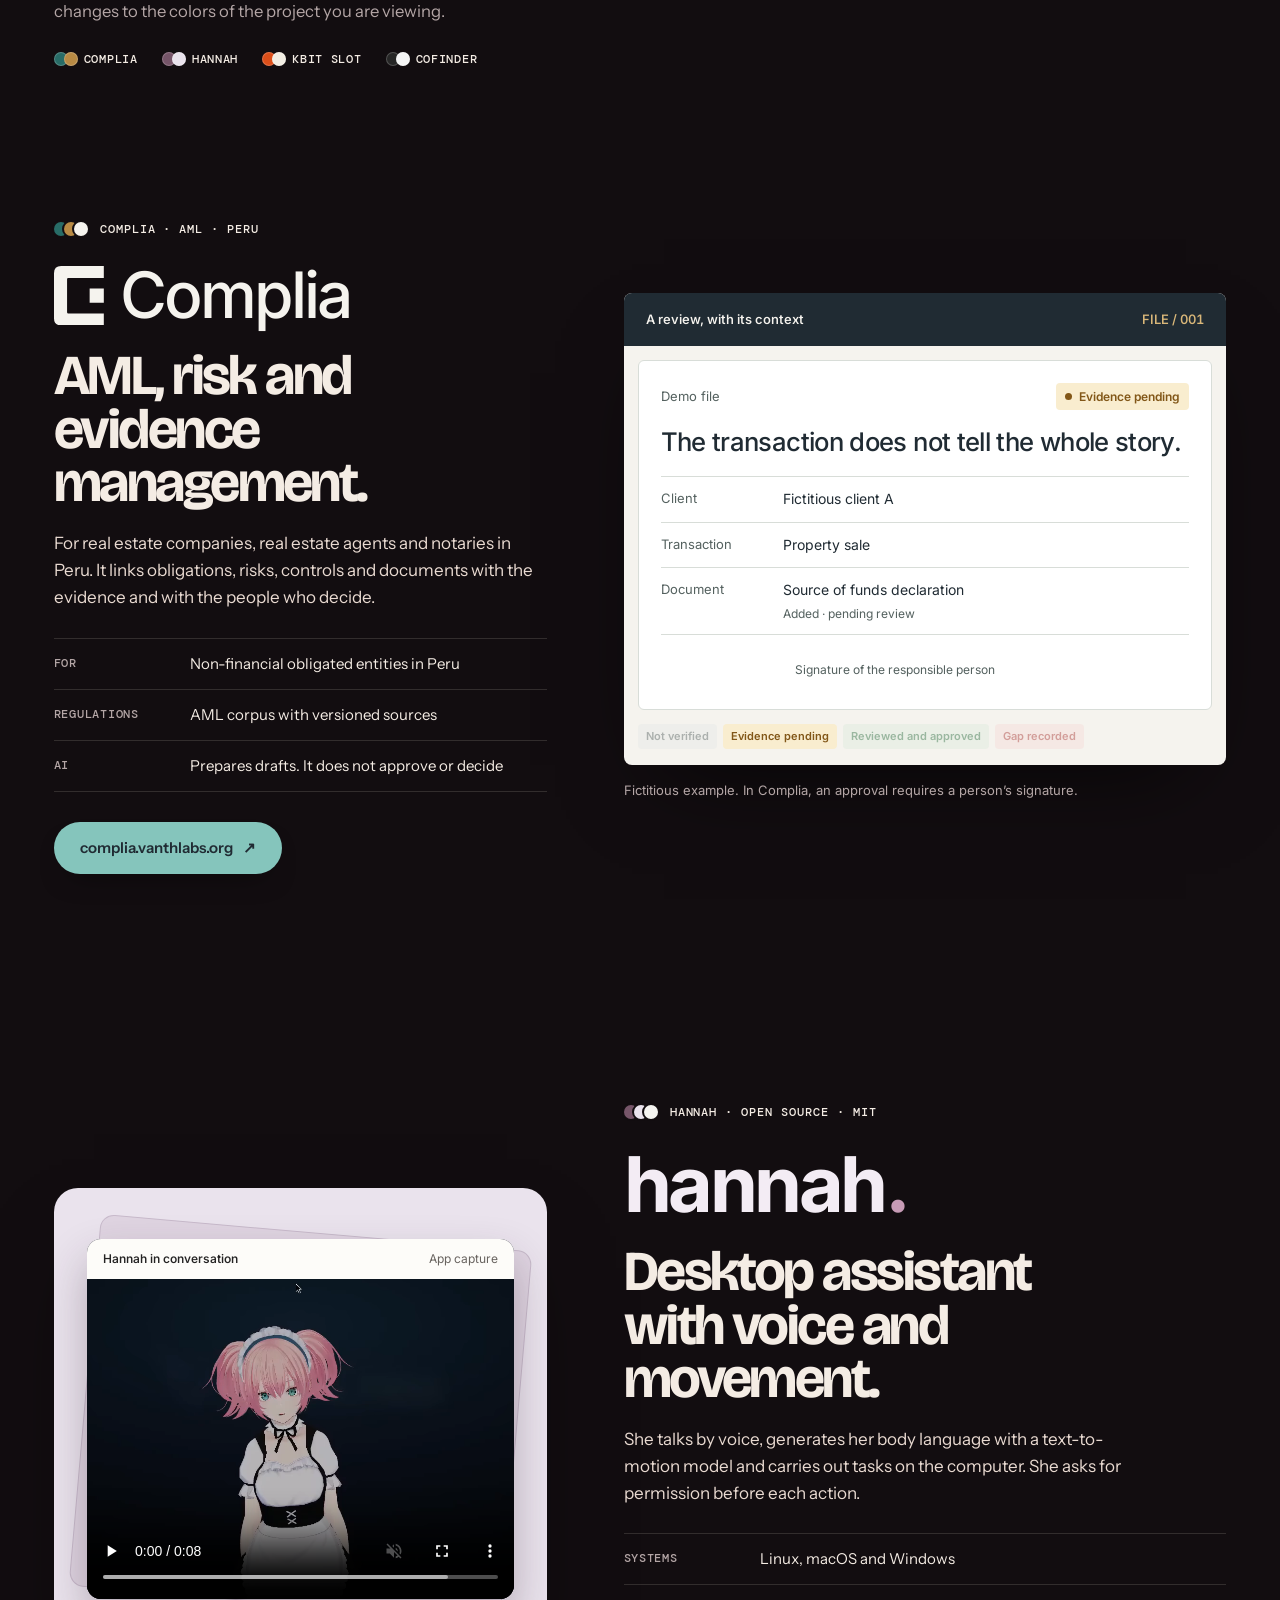
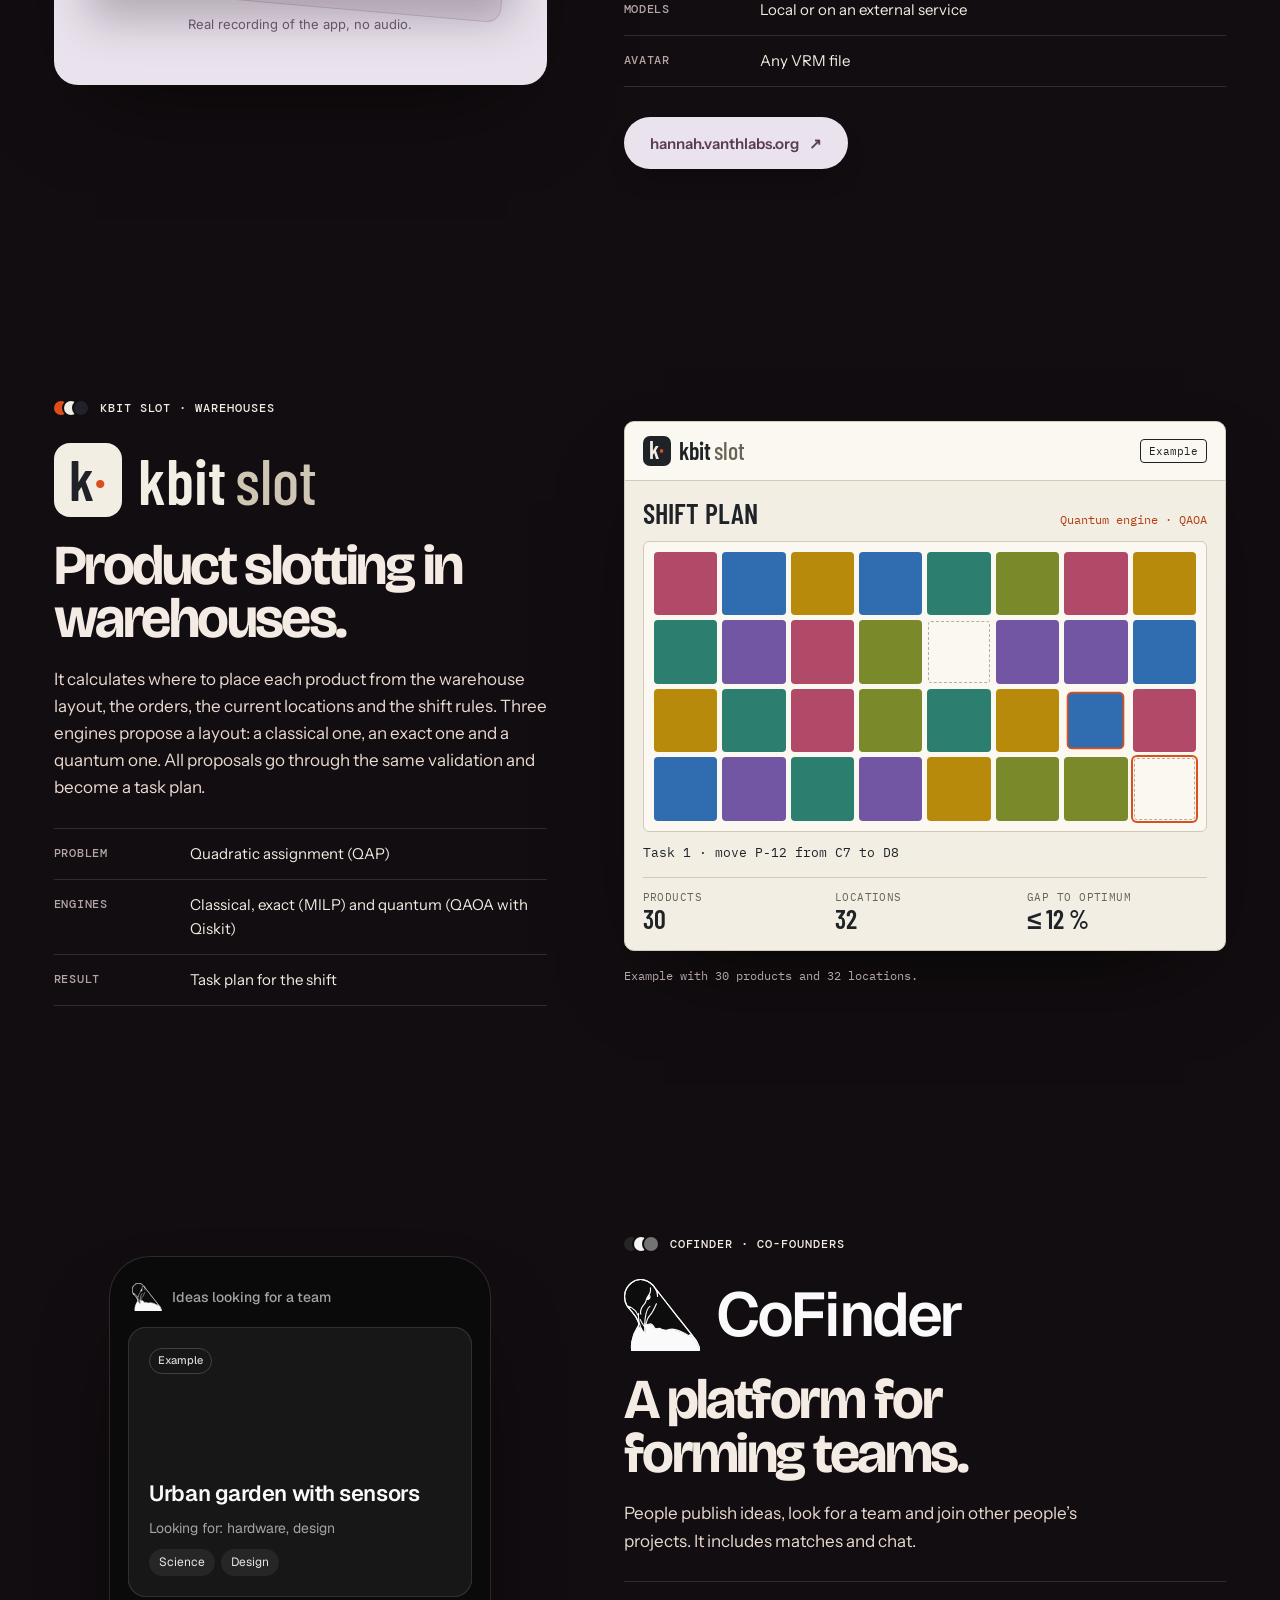
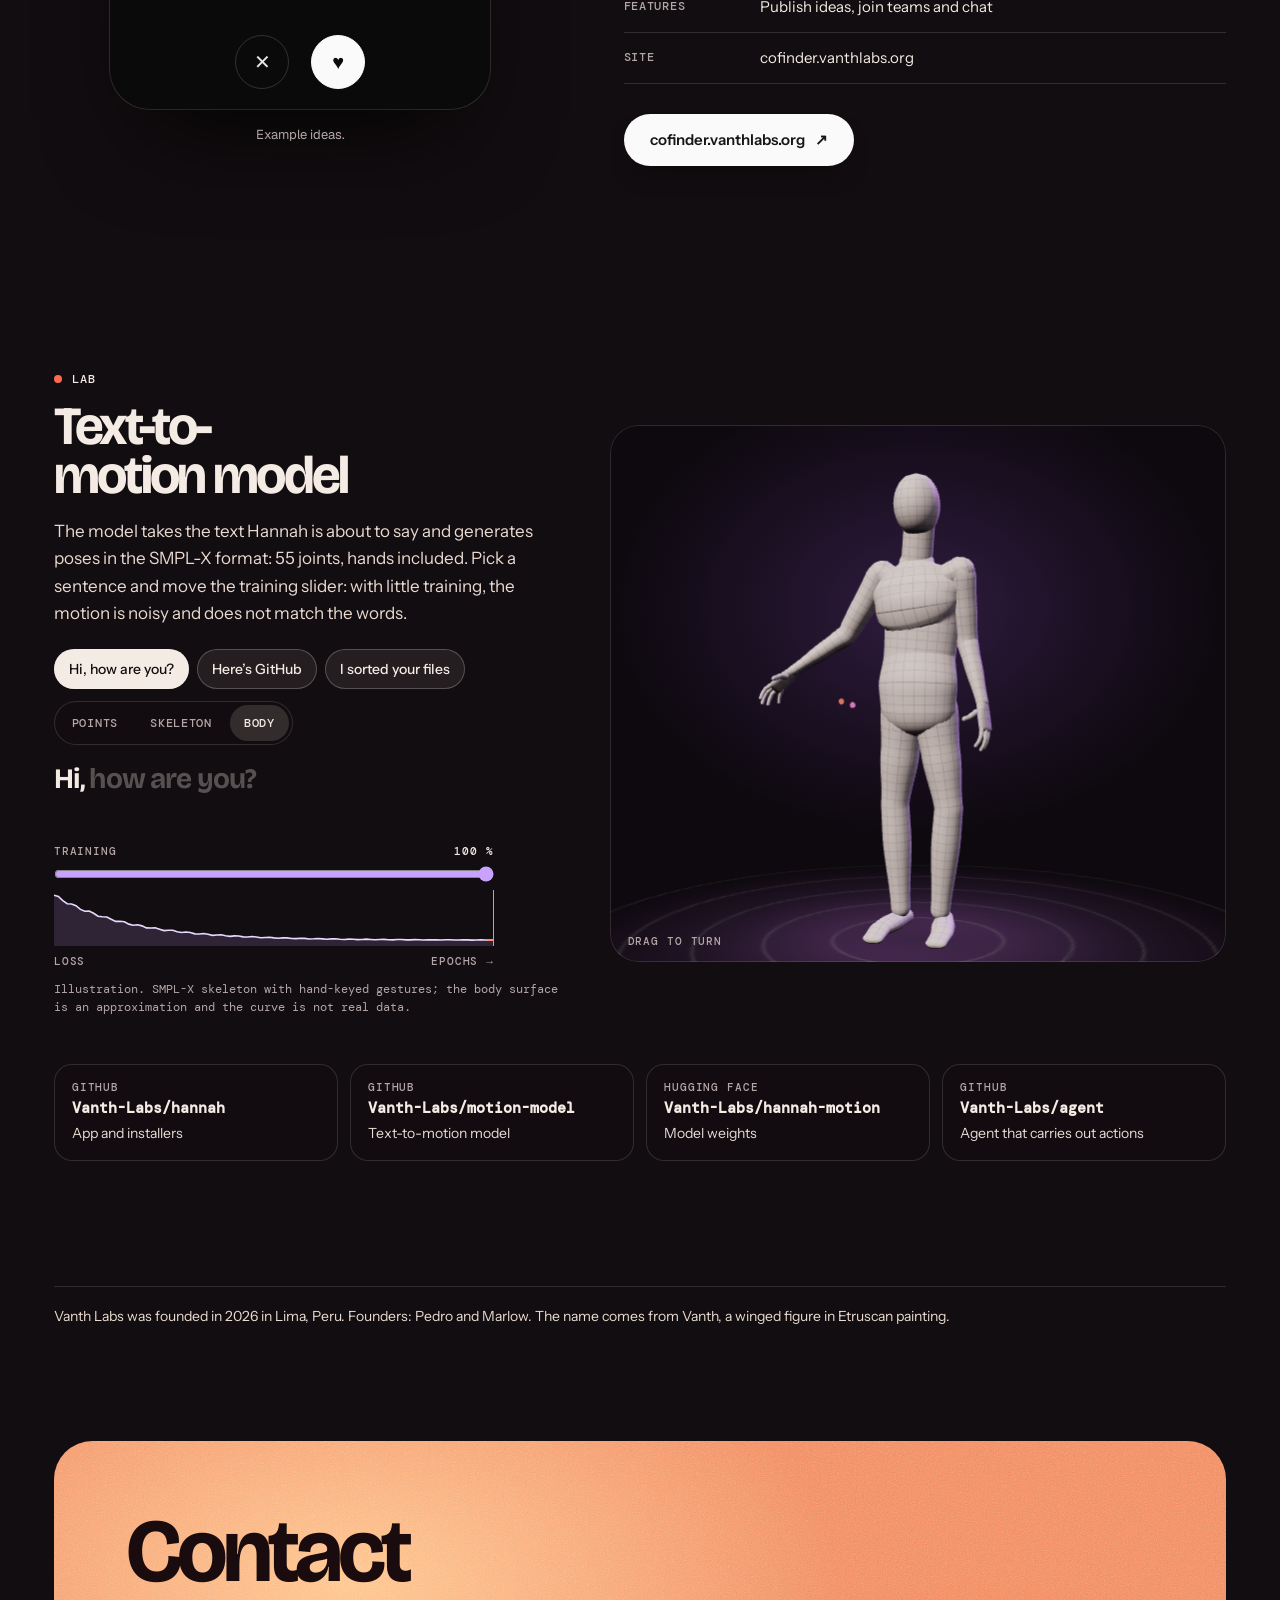
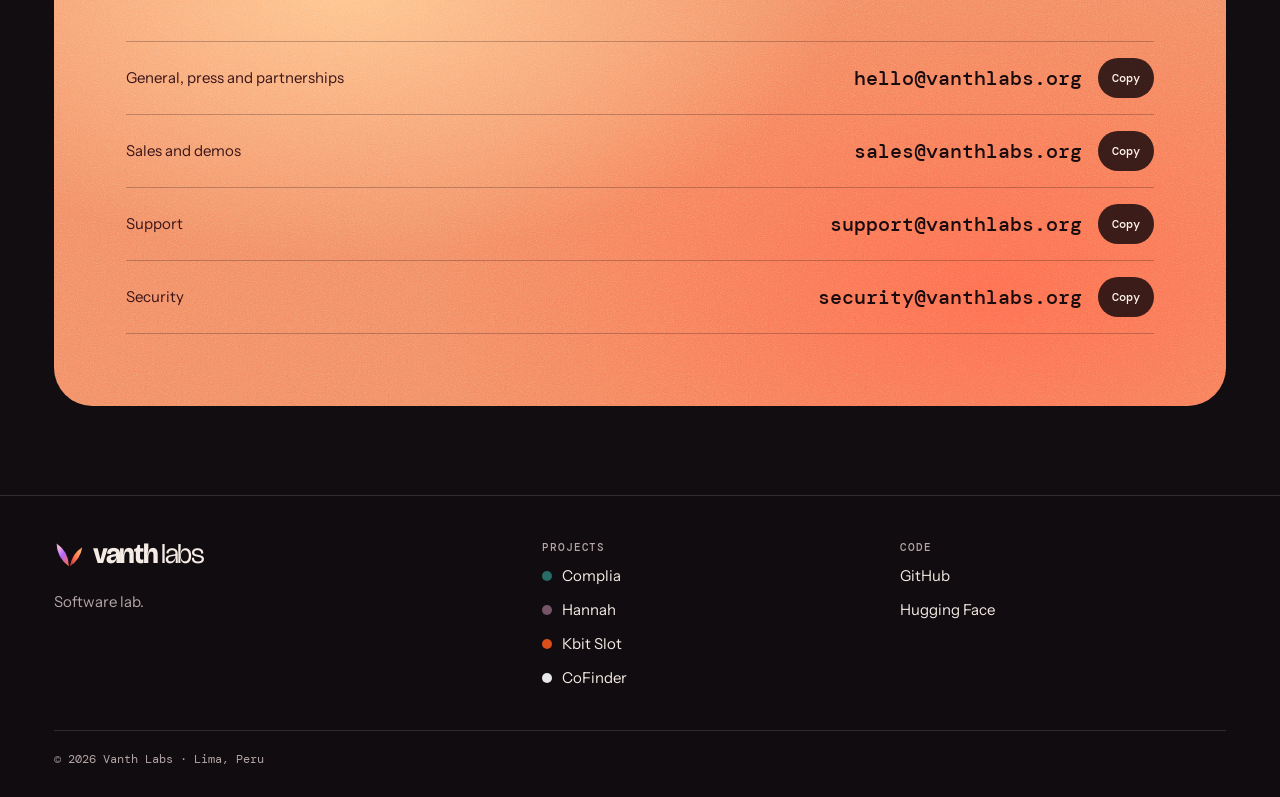
<file: en/index.html>
<!doctype html>
<html lang="en">
<head>
  <meta charset="utf-8">
  <meta name="viewport" content="width=device-width, initial-scale=1, viewport-fit=cover">
  <meta name="color-scheme" content="dark">
  <meta name="theme-color" content="#120D10">
  <title>Vanth Labs</title>
  <meta name="description" content="Vanth Labs develops Complia, Hannah, Kbit Slot and CoFinder.">
  <link rel="canonical" href="https://vanthlabs.org/en/">
  <link rel="alternate" hreflang="es" href="https://vanthlabs.org/es/">
  <link rel="alternate" hreflang="en" href="https://vanthlabs.org/en/">
  <link rel="alternate" hreflang="x-default" href="https://vanthlabs.org/">
  <meta property="og:type" content="website">
  <meta property="og:title" content="Vanth Labs">
  <meta property="og:description" content="Vanth Labs develops Complia, Hannah, Kbit Slot and CoFinder.">
  <meta property="og:url" content="https://vanthlabs.org/en/">
  <meta property="og:locale" content="en_US">
  <meta name="twitter:card" content="summary">
  <link rel="icon" href="../favicon.svg" type="image/svg+xml">
  <link rel="preload" as="font" type="font/woff2" href="../fonts/bricolage-grotesque-latin.woff2" crossorigin>
  <link rel="preload" as="font" type="font/woff2" href="../fonts/instrument-sans-latin.woff2" crossorigin>
  <link rel="stylesheet" href="../styles.css">
  <script src="../main.js" defer></script>
  <script type="application/ld+json">{"@context":"https://schema.org","@type":"Organization","name":"Vanth Labs","url":"https://vanthlabs.org/en/","email":"hello@vanthlabs.org","foundingDate":"2026","foundingLocation":{"@type":"Place","name":"Lima, Peru"},"founder":[{"@type":"Person","name":"Pedro"},{"@type":"Person","name":"Marlow"}],"sameAs":["https://github.com/Vanth-Labs","https://huggingface.co/Vanth-Labs"],"brand":[{"@type":"Brand","name":"Complia","url":"https://complia.vanthlabs.org/"},{"@type":"Brand","name":"Hannah","url":"https://hannah.vanthlabs.org/"},{"@type":"Brand","name":"Kbit Slot"},{"@type":"Brand","name":"CoFinder","url":"https://cofinder.vanthlabs.org/"}]}</script>
</head>
<body>
<!-- Marks used more than once. Each product keeps its own drawing; only Vanth Labs' is new. -->
<svg class="sprite" aria-hidden="true" focusable="false">
  <symbol id="m-vanth" viewBox="0 0 120 104"><path d="M58 98Q56.8 41.5 10 10Q11.2 66.5 58 98Z"/><path d="M62 98Q102.8 71.9 110 24Q69.2 50.1 62 98Z"/></symbol>
  <symbol id="m-complia" viewBox="0 0 84 100"><path d="M12 0H84V20H24Q22 20 22 22V78Q22 80 24 80H84V100H12Q0 100 0 88V12Q0 0 12 0Z"/><path d="M60 38H84V62H60Z"/></symbol>
  <symbol id="m-cofinder" viewBox="0 0 869 823">
    <path d="M33.2542 302.852C4.92082 253.518 -25.1459 133.052 81.2542 45.8516C178.22 -33.6167 295.916 19.0024 349.861 99.8515C429.326 201.685 589.654 407.152 595.254 414.352C651.336 484.33 749.168 607.29 795.508 668.206C805.819 678.669 814.904 690.358 820.5 702.642C820.998 703.511 821.254 704.087 821.254 704.352C833.754 729.352 859.354 786.752 861.754 816.352H88.7544C79.7346 772.852 80.2068 657.552 154.254 544.352C160.254 537.685 170.154 516.652 161.754 485.852C135.697 407.229 99.1428 386.738 50.2792 325.352C44.762 318.42 39.0878 310.968 33.2542 302.852Z" fill="var(--logo-head,#0D0D0D)"/>
    <path d="M236.255 619.352C229.921 533.018 232.455 350.251 293.255 309.851M366.755 279.851C299.755 438.351 293.255 389.852 266.255 453.852C258.088 473.21 252.307 492.115 248.187 509.852C235.606 564.02 238.515 607.298 236.255 619.352C221.943 605.368 201.405 577.588 185.754 539.309C169.509 499.574 158.531 448.526 165.255 389.852M189.755 398.352C184.588 379.852 189.403 330.429 234.254 279.851C248.497 263.791 249.085 247.73 254.793 228.852M299.255 99.8515C299.255 138.964 307.942 140.984 283.95 177.352M154.254 407.352C149.421 382.352 118.454 326.452 33.2542 302.852M50.2792 325.352C44.762 318.42 39.0878 310.968 33.2542 302.852C4.92082 253.518 -25.1459 133.052 81.2542 45.8516C178.22 -33.6167 295.916 19.0024 349.861 99.8515M379.254 196.352C381.151 163.84 369.908 129.896 349.861 99.8515M241.254 551.852C224.754 529.352 191.954 480.252 184.754 459.852M349.861 99.8515C429.326 201.685 589.654 407.152 595.254 414.352C670.588 508.352 821.254 697.952 821.254 704.352M50.2792 325.352C99.1428 386.738 135.697 407.229 161.754 485.852C170.154 516.652 160.254 537.685 154.254 544.352C80.2068 657.552 79.7346 772.852 88.7544 816.352H861.754C859.354 786.752 833.754 729.352 821.254 704.352C806.054 668.752 760.921 637.852 740.254 626.852C747.854 634.052 745.754 643.518 743.754 647.352C688.088 613.852 565.454 551.552 520.254 570.352C475.054 589.152 421.754 569.852 400.754 557.852C369.154 568.652 350.254 558.685 344.754 552.352C334.421 535.018 309.154 502.252 290.754 509.852C272.354 517.452 254.71 513.018 248.187 509.852M154.254 544.352C159.421 547.49 172.954 550.875 185.754 539.309M283.95 177.352C280.339 182.826 275.987 189.078 270.754 196.352C262.205 208.235 257.792 218.932 254.793 228.852M283.95 177.352C289.051 183.018 296.455 195.452 293.255 207.852C290.055 220.252 281.754 227.185 278.254 228.352C273.447 230.685 264.024 234.452 254.793 228.852M50.2792 325.352C57.1042 325.518 71.7544 324.852 75.7544 320.852" stroke="var(--logo-belly,#FAFAFA)" stroke-width="13" stroke-linecap="round" fill="none"/>
    <path d="M126.254 593.852L153.754 548.852H188.754L237.754 623.852L247.254 517.352L295.254 510.352L328.754 529.352L347.754 561.852H411.254L471.254 580.852L547.254 569.352L659.754 602.852L744.754 649.352L751.254 635.852L809.5 684.999L861.754 818.852H754.254H276.754H87.7544V709.352L126.254 593.852Z" fill="var(--logo-belly,#FAFAFA)"/>
    <path d="M273.47 191.586C277.226 185.475 286.506 187.013 288.088 194.009L293.196 216.586C294.328 221.59 290.524 226.352 285.393 226.352H266.411C260.154 226.352 256.319 219.493 259.595 214.163L273.47 191.586Z" fill="var(--logo-belly,#FAFAFA)"/>
    <path d="M54.7544 305.352L63.4146 324.102H46.0941L54.7544 305.352Z" fill="var(--logo-belly,#FAFAFA)"/>
    <path d="M88.7544 816.352C79.7346 772.852 80.2068 657.552 154.254 544.352C160.254 537.685 170.154 516.652 161.754 485.852C135.697 407.229 99.1428 386.738 50.2792 325.352C44.762 318.42 39.0878 310.968 33.2542 302.852C4.92082 253.518 -25.1459 133.052 81.2542 45.8516C178.22 -33.6167 295.916 19.0024 349.861 99.8515C429.326 201.685 589.654 407.152 595.254 414.352C670.588 508.352 821.254 697.952 821.254 704.352C833.754 729.352 859.354 786.752 861.754 816.352" stroke="currentColor" stroke-width="13" stroke-linecap="round" fill="none"/>
  </symbol>
</svg>

<a class="skip" href="#main">Skip to content</a>

<!-- The light of the page: one weather engine behind everything. It takes each section's palette. -->
<div class="sky" aria-hidden="true"><canvas id="sky"></canvas></div>
<div class="film" aria-hidden="true"></div>

<header class="bar" id="top">
  <div class="wrap bar-in">
    <a class="lock" href="#top" aria-label="Vanth Labs, home"><svg class="mk" viewBox="0 0 120 104" aria-hidden="true"><use href="#m-vanth"/></svg><span class="wm"><b>vanth</b><span>labs</span></span></a>
    <!-- which palette is on: a small key that follows the scroll -->
    <span class="hud" aria-hidden="true"><span class="hud-sw"><i></i><i></i><i></i><i></i></span><span class="hud-t">Weather · <b id="hudName">Vanth Labs</b></span></span>
    <nav aria-label="Main">
      <a href="#projects">Projects</a>
      <a href="#lab">Lab</a>
    </nav>
    <a class="lang" href="../es/" hreflang="es" lang="es" aria-label="Español">ES</a>
    <a class="btn btn-bone btn-sm" href="#contact">Contact</a>
  </div>
</header>

<main id="main">
  <!-- HERO · weather: vanth -->
  <section class="hero" data-weather="vanth" aria-labelledby="hero-t">
    <div class="wrap hero-grid">
      <div class="hero-copy">
        <p class="eyebrow"><i></i>Software lab</p>
        <h1 id="hero-t"><span class="ln">Vanth Labs</span> <em class="ln thin breathe">develops software.</em></h1>
        <p class="lede">We develop Complia, Hannah, Kbit Slot and CoFinder, among other projects. Each one has its own site and its own identity.</p>
        <div class="cta"><a class="btn btn-coral" href="#projects">See projects</a><a class="btn btn-ghost" href="#contact">Contact</a></div>
      </div>

      <!-- The deck: Complia is the face; Hannah, Kbit Slot, CoFinder and more sit behind it. -->
      <div class="deck" aria-label="Projects: Complia, Hannah, Kbit Slot, CoFinder and others">
        <span class="card back" style="--i:6" aria-hidden="true"><svg viewBox="0 0 120 104"><use href="#m-vanth"/></svg></span>
        <span class="card back" style="--i:5" aria-hidden="true"><svg viewBox="0 0 120 104"><use href="#m-vanth"/></svg></span>
        <span class="card back" style="--i:4" aria-hidden="true"><svg viewBox="0 0 120 104"><use href="#m-vanth"/></svg></span>
        <a class="card t-cofinder" href="#cofinder" style="--i:3">
          <span class="card-k">Co-founders</span>
          <svg class="card-mk bird" viewBox="0 0 869 823" aria-hidden="true"><use href="#m-cofinder"/></svg>
          <span class="card-n">CoFinder</span><span class="card-l">Ideas and teams</span>
        </a>
        <a class="card t-kbit" href="#kbit" style="--i:2">
          <span class="card-k">Warehouses</span>
          <span class="card-mk k-ic" aria-hidden="true">k<span>·</span></span>
          <span class="card-n">Kbit Slot</span><span class="card-l">Product slotting</span>
        </a>
        <a class="card t-hannah" href="#hannah" style="--i:1">
          <span class="card-k">Open source · MIT</span>
          <span class="card-wm" aria-hidden="true">hannah<span>.</span></span>
          <span class="card-n">Hannah</span><span class="card-l">Desktop assistant</span>
        </a>
        <a class="card t-complia" href="#complia" style="--i:0">
          <span class="card-k">AML · Peru</span>
          <svg class="card-c" viewBox="0 0 84 100" aria-hidden="true"><use href="#m-complia"/></svg>
          <span class="card-n">Complia</span><span class="card-l">AML, risk and evidence management</span>
        </a>
        <span class="deck-more">+ other projects in development</span>
      </div>
    </div>
    <div class="wrap hero-foot"><span>Founded in 2026</span><span>Code on GitHub</span><a href="#projects" class="down" aria-label="Go to the projects"><svg viewBox="0 0 24 24" aria-hidden="true"><path d="M12 4v15m-6-6 6 6 6-6"/></svg></a></div>
  </section>

  <!-- PRINCIPLES · weather: vanth -->
  <section class="principles" data-weather="vanth" aria-labelledby="pr-t">
    <div class="wrap">
      <h2 id="pr-t" class="h2">How we work</h2>
      <ul class="pr-list">
        <li><b>We start from a concrete case.</b><p>Each product starts with a task of a person or an organization.</p></li>
        <li><b>A person makes the important decisions.</b><p>Hannah asks for permission before acting on the computer. In Complia, an approval requires a person’s signature.</p></li>
        <li><b>We publish code when we can.</b><p>Hannah and her motion model are MIT-licensed.</p></li>
      </ul>
    </div>
  </section>

  <!-- PROJECTS -->
  <section id="projects" class="projects-intro" data-weather="vanth" aria-labelledby="pj-t">
    <div class="wrap pj-head">
      <h2 id="pj-t" class="h2">Projects</h2>
      <p class="pj-note">Each product keeps its palette, its typography and its logo. The page background changes to the colors of the project you are viewing.</p>
      <div class="legend" aria-hidden="true">
        <span><i style="--c:#286C67"></i><i style="--c:#B88A44"></i>Complia</span>
        <span><i style="--c:#765569"></i><i style="--c:#EAE3ED"></i>Hannah</span>
        <span><i style="--c:#DC4F1A"></i><i style="--c:#F2EEE4"></i>Kbit Slot</span>
        <span><i style="--c:#262626"></i><i style="--c:#F5F5F5"></i>CoFinder</span>
      </div>
    </div>
  </section>

  <!-- COMPLIA · its own palette: ink, teal, brass, warm paper -->
  <section class="project p-complia" id="complia" data-weather="complia" aria-labelledby="complia-t">
    <div class="wrap p-grid">
      <div class="p-copy">
        <p class="p-kicker"><span class="dots"><i></i><i></i><i></i></span>Complia · AML · Peru</p>
        <h3 id="complia-t" class="p-logo complia-lock" aria-label="Complia"><svg viewBox="0 0 84 100" aria-hidden="true"><use href="#m-complia"/></svg><span>Complia</span></h3>
        <p class="p-claim">AML, risk and evidence management.</p>
        <p class="p-desc">For real estate companies, real estate agents and notaries in Peru. It links obligations, risks, controls and documents with the evidence and with the people who decide.</p>
        <dl class="p-facts">
          <div><dt>For</dt><dd>Non-financial obligated entities in Peru</dd></div>
          <div><dt>Regulations</dt><dd>AML corpus with versioned sources</dd></div>
          <div><dt>AI</dt><dd>Prepares drafts. It does not approve or decide</dd></div>
        </dl>
        <a class="btn btn-proj" href="https://complia.vanthlabs.org/">complia.vanthlabs.org <span aria-hidden="true">↗</span></a>
      </div>
      <figure class="p-stage complia-stage">
        <div class="c-card" id="compliaCard" data-step="0">
          <div class="c-top"><span>A review, with its context</span><span class="c-exp">FILE / 001</span></div>
          <div class="c-body">
            <div class="c-row1"><span>Demo file</span><span class="c-state"><i></i><span class="c-state-t">Evidence pending</span></span></div>
            <p class="c-h">The transaction does not tell the whole story.</p>
            <dl class="c-dl">
              <div><dt>Client</dt><dd>Fictitious client A</dd></div>
              <div><dt>Transaction</dt><dd>Property sale</dd></div>
              <div><dt>Document</dt><dd>Source of funds declaration <small>Added · <span class="c-doc">pending review</span></small></dd></div>
            </dl>
            <div class="c-sign"><svg viewBox="0 0 120 34" aria-hidden="true"><path d="M4 24c6-10 10-16 13-15 4 1-4 17 0 17s8-14 12-14-2 12 2 12 6-8 10-8 1 8 5 8c5 0 6-6 10-6s3 5 7 5c6 0 10-4 16-4s12 2 18 1"/></svg><span class="c-sig-t">Signature of the responsible person</span></div>
          </div>
          <div class="c-states" aria-hidden="true"><span data-s="0">Not verified</span><span data-s="1">Evidence pending</span><span data-s="2">Reviewed and approved</span><span data-s="3">Gap recorded</span></div>
        </div>
        <figcaption>Fictitious example. In Complia, an approval requires a person’s signature.</figcaption>
      </figure>
    </div>
  </section>

  <!-- HANNAH · her own palette: plum, lilac, ivory -->
  <section class="project p-hannah p-flip" id="hannah" data-weather="hannah" aria-labelledby="hannah-t">
    <div class="wrap p-grid">
      <div class="p-copy">
        <p class="p-kicker"><span class="dots"><i></i><i></i><i></i></span>Hannah · open source · MIT</p>
        <h3 id="hannah-t" class="p-logo hannah-wm" aria-label="Hannah">hannah<span>.</span></h3>
        <p class="p-claim">Desktop assistant with voice and movement.</p>
        <p class="p-desc">She talks by voice, generates her body language with a text-to-motion model and carries out tasks on the computer. She asks for permission before each action.</p>
        <dl class="p-facts">
          <div><dt>Systems</dt><dd>Linux, macOS and Windows</dd></div>
          <div><dt>Models</dt><dd>Local or on an external service</dd></div>
          <div><dt>Avatar</dt><dd>Any VRM file</dd></div>
        </dl>
        <a class="btn btn-proj" href="https://hannah.vanthlabs.org/">hannah.vanthlabs.org <span aria-hidden="true">↗</span></a>
      </div>
      <figure class="p-stage hannah-stage">
        <div class="h-sheet" aria-hidden="true"></div>
        <div class="h-window">
          <div class="h-title"><span>Hannah in conversation</span><span>App capture</span></div>
          <video id="hannahVideo" muted loop playsinline controls preload="none" poster="../media/gestures-waist.webp" width="896" height="672" aria-label="Hannah gesturing with both hands while she talks; real recording of the app, no audio">
            <source src="../media/gestures-waist.webm" type="video/webm">
            <source src="../media/gestures-waist.mp4" type="video/mp4">
          </video>
        </div>
        <figcaption>Real recording of the app, no audio.</figcaption>
      </figure>
    </div>
  </section>

  <!-- KBIT SLOT · its own palette: paper, ink, orange; Barlow Condensed and IBM Plex Mono -->
  <section class="project p-kbit" id="kbit" data-weather="kbit" aria-labelledby="kbit-t">
    <div class="wrap p-grid">
      <div class="p-copy">
        <p class="p-kicker"><span class="dots"><i></i><i></i><i></i></span>Kbit Slot · warehouses</p>
        <h3 id="kbit-t" class="p-logo kbit-lock" aria-label="Kbit Slot"><span class="k-ic" aria-hidden="true">k<span>·</span></span><span class="k-wm">kbit<span>slot</span></span></h3>
        <p class="p-claim">Product slotting in warehouses.</p>
        <p class="p-desc">It calculates where to place each product from the warehouse layout, the orders, the current locations and the shift rules. Three engines propose a layout: a classical one, an exact one and a quantum one. All proposals go through the same validation and become a task plan.</p>
        <dl class="p-facts">
          <div><dt>Problem</dt><dd>Quadratic assignment (QAP)</dd></div>
          <div><dt>Engines</dt><dd>Classical, exact (MILP) and quantum (QAOA with Qiskit)</dd></div>
          <div><dt>Result</dt><dd>Task plan for the shift</dd></div>
        </dl>
      </div>
      <figure class="p-stage kbit-stage">
        <div class="k-card">
          <div class="k-head"><span class="k-brand"><span class="k-ic" aria-hidden="true">k<span>·</span></span><span class="k-wm">kbit<span>slot</span></span></span><span class="k-chip">Example</span></div>
          <div class="k-body">
            <div class="k-title"><b>Shift plan</b><span>Quantum engine · QAOA</span></div>
            <div class="k-grid" id="kbitGrid" aria-hidden="true"><span class="kc f4" data-slot="A1" data-p="P-22"></span><span class="kc f0" data-slot="A2" data-p="P-06"></span><span class="kc f1" data-slot="A3" data-p="P-07"></span><span class="kc f0" data-slot="A4" data-p="P-30"></span><span class="kc f2" data-slot="A5" data-p="P-08"></span><span class="kc f5" data-slot="A6" data-p="P-29"></span><span class="kc f4" data-slot="A7" data-p="P-10"></span><span class="kc f1" data-slot="A8" data-p="P-01"></span><span class="kc f2" data-slot="B1" data-p="P-14"></span><span class="kc f3" data-slot="B2" data-p="P-09"></span><span class="kc f4" data-slot="B3" data-p="P-28"></span><span class="kc f5" data-slot="B4" data-p="P-23"></span><span class="kc empty" data-slot="B5"></span><span class="kc f3" data-slot="B6" data-p="P-27"></span><span class="kc f3" data-slot="B7" data-p="P-15"></span><span class="kc f0" data-slot="B8" data-p="P-24"></span><span class="kc f1" data-slot="C1" data-p="P-25"></span><span class="kc f2" data-slot="C2" data-p="P-20"></span><span class="kc f4" data-slot="C3" data-p="P-16"></span><span class="kc f5" data-slot="C4" data-p="P-17"></span><span class="kc f2" data-slot="C5" data-p="P-26"></span><span class="kc f1" data-slot="C6" data-p="P-19"></span><span class="kc f0" data-slot="C7" data-p="P-12"></span><span class="kc f4" data-slot="C8" data-p="P-04"></span><span class="kc f0" data-slot="D1" data-p="P-18"></span><span class="kc f3" data-slot="D2" data-p="P-03"></span><span class="kc f2" data-slot="D3" data-p="P-02"></span><span class="kc f3" data-slot="D4" data-p="P-21"></span><span class="kc f1" data-slot="D5" data-p="P-13"></span><span class="kc f5" data-slot="D6" data-p="P-05"></span><span class="kc f5" data-slot="D7" data-p="P-11"></span><span class="kc empty" data-slot="D8"></span></div>
            <p class="k-task" id="kbitTask">Task 1 · move P-07 from A3 to D8</p>
            <dl class="k-metrics"><div><dt>Products</dt><dd>30</dd></div><div><dt>Locations</dt><dd>32</dd></div><div><dt>Gap to optimum</dt><dd>≤ 12 %</dd></div></dl>
          </div>
        </div>
        <figcaption>Example with 30 products and 32 locations.</figcaption>
      </figure>
    </div>
  </section>

  <!-- COFINDER · its own palette: monochrome, the bird -->
  <section class="project p-cofinder p-flip" id="cofinder" data-weather="cofinder" aria-labelledby="cofinder-t">
    <div class="wrap p-grid">
      <div class="p-copy">
        <p class="p-kicker"><span class="dots"><i></i><i></i><i></i></span>CoFinder · co-founders</p>
        <h3 id="cofinder-t" class="p-logo cofinder-lock" aria-label="CoFinder"><svg class="bird" viewBox="0 0 869 823" aria-hidden="true"><use href="#m-cofinder"/></svg><span>CoFinder</span></h3>
        <p class="p-claim">A platform for forming teams.</p>
        <p class="p-desc">People publish ideas, look for a team and join other people’s projects. It includes matches and chat.</p>
        <dl class="p-facts">
          <div><dt>Features</dt><dd>Publish ideas, join teams and chat</dd></div>
          <div><dt>Site</dt><dd>cofinder.vanthlabs.org</dd></div>
        </dl>
        <a class="btn btn-proj" href="https://cofinder.vanthlabs.org/">cofinder.vanthlabs.org <span aria-hidden="true">↗</span></a>
      </div>
      <figure class="p-stage cofinder-stage">
        <div class="cf-phone">
          <p class="cf-top"><svg class="bird" viewBox="0 0 869 823" aria-hidden="true"><use href="#m-cofinder"/></svg>Ideas looking for a team</p>
          <div class="cf-stack">
            <article class="cf-card c3"><span class="cf-ex">Example</span><b>Second-hand clothing marketplace</b><p>Looking for: backend, marketing</p><span class="cf-tags"><i>Business</i><i>Engineering</i></span></article>
            <article class="cf-card c2"><span class="cf-ex">Example</span><b>Peer tutoring</b><p>Looking for: frontend, sales</p><span class="cf-tags"><i>Education</i><i>Design</i></span></article>
            <article class="cf-card c1"><span class="cf-ex">Example</span><b>Urban garden with sensors</b><p>Looking for: hardware, design</p><span class="cf-tags"><i>Science</i><i>Design</i></span></article>
          </div>
          <div class="cf-acts" aria-hidden="true"><span class="no">✕</span><span class="yes">♥</span></div>
        </div>
        <figcaption>Example ideas.</figcaption>
      </figure>
    </div>
  </section>

  <!-- LAB · weather: orchid. A 3D figure learns to move with a phrase. -->
  <section class="lab" id="lab" data-weather="lab" aria-labelledby="lab-t">
    <div class="wrap lab-grid">
      <div class="lab-copy">
        <p class="eyebrow"><i></i>Lab</p>
        <h2 id="lab-t" class="h2">Text-to-motion model</h2>
        <p class="lab-p">The model takes the text Hannah is about to say and generates poses in the SMPL-X format: 55 joints, hands included. Pick a sentence and move the training slider: with little training, the motion is noisy and does not match the words.</p>
        <div class="phrases" role="group" aria-label="Sentence">
          <button type="button" data-phrase="0" aria-pressed="true">Hi, how are you?</button>
          <button type="button" data-phrase="1" aria-pressed="false">Here’s GitHub</button>
          <button type="button" data-phrase="2" aria-pressed="false">I sorted your files</button>
        </div>
        <div class="views" role="group" aria-label="View">
          <button type="button" data-mode="points" aria-pressed="false">Points</button>
          <button type="button" data-mode="skeleton" aria-pressed="false">Skeleton</button>
          <button type="button" data-mode="body" aria-pressed="true">Body</button>
        </div>
        <p class="said" id="said" aria-hidden="true"><span>Hi,</span> <span>how</span> <span>are</span> <span>you?</span></p>
        <div class="epoch">
          <div class="epoch-row"><label for="epoch">Training</label><output id="epochOut" for="epoch">100 %</output></div>
          <input id="epoch" type="range" min="0" max="100" value="100" step="1">
          <svg class="loss" id="loss" viewBox="0 0 300 64" preserveAspectRatio="none" aria-hidden="true"><path class="loss-area"/><path class="loss-line"/><path class="loss-mark"/></svg>
          <div class="epoch-row"><span>Loss</span><span>Epochs →</span></div>
        </div>
        <p class="lab-note">Illustration. SMPL-X skeleton with hand-keyed gestures; the body surface is an approximation and the curve is not real data.</p>
      </div>
      <figure class="lab-stage" id="labStage">
        <canvas id="labCanvas" tabindex="0" aria-label="3D figure on the SMPL-X skeleton that gestures with the chosen sentence. Drag or use the arrow keys to turn it."></canvas>
        <p class="lab-fallback" id="labFallback" hidden>The 3D figure needs WebGL. The model turns text into motion: the input is the sentence, the output is the avatar’s body language.</p>
        <figcaption class="lab-hint">Drag to turn</figcaption>
      </figure>
    </div>
    <div class="wrap repos">
      <a class="repo" href="https://github.com/Vanth-Labs/hannah"><span>GitHub</span><b>Vanth-Labs/hannah</b><small>App and installers</small></a>
      <a class="repo" href="https://github.com/Vanth-Labs/motion-model"><span>GitHub</span><b>Vanth-Labs/motion-model</b><small>Text-to-motion model</small></a>
      <a class="repo" href="https://huggingface.co/Vanth-Labs/hannah-motion"><span>Hugging Face</span><b>Vanth-Labs/hannah-motion</b><small>Model weights</small></a>
      <a class="repo" href="https://github.com/Vanth-Labs/agent"><span>GitHub</span><b>Vanth-Labs/agent</b><small>Agent that carries out actions</small></a>
    </div>
  </section>

  <!-- ABOUT · deliberately small -->
  <section class="about" id="about" data-weather="vanth" aria-label="About">
    <div class="wrap"><p>Vanth Labs was founded in 2026 in Lima, Peru. Founders: Pedro and Marlow. The name comes from Vanth, a winged figure in Etruscan painting.</p></div>
  </section>

  <!-- CONTACT · weather: bloom -->
  <section class="contact" id="contact" data-weather="bloom" aria-labelledby="ct-t">
    <div class="wrap">
      <div class="ct-card">
        <h2 id="ct-t">Contact</h2>
        <ul class="mails">
          <li><span>General, press and partnerships</span><a href="mailto:hello@vanthlabs.org">hello@vanthlabs.org</a><button type="button" class="copy" data-copy="hello@vanthlabs.org">Copy</button></li>
          <li><span>Sales and demos</span><a href="mailto:sales@vanthlabs.org">sales@vanthlabs.org</a><button type="button" class="copy" data-copy="sales@vanthlabs.org">Copy</button></li>
          <li><span>Support</span><a href="mailto:support@vanthlabs.org">support@vanthlabs.org</a><button type="button" class="copy" data-copy="support@vanthlabs.org">Copy</button></li>
          <li><span>Security</span><a href="mailto:security@vanthlabs.org">security@vanthlabs.org</a><button type="button" class="copy" data-copy="security@vanthlabs.org">Copy</button></li>
        </ul>
      </div>
    </div>
  </section>
</main>

<footer class="foot" data-weather="vanth">
  <div class="wrap foot-grid">
    <div><a class="lock" href="#top"><svg class="mk heat" viewBox="0 0 120 104" aria-hidden="true"><defs><radialGradient id="fA" cx=".2" cy=".1" r="1.1"><stop offset="0" stop-color="#FFC2D1"/><stop offset=".45" stop-color="#B266FF"/><stop offset="1" stop-color="#FF6A4D"/></radialGradient><radialGradient id="fB" cx=".9" cy=".2" r="1.1"><stop offset="0" stop-color="#FFB466"/><stop offset=".6" stop-color="#FF6A4D"/><stop offset="1" stop-color="#B23A48"/></radialGradient></defs><path d="M58 98Q56.8 41.5 10 10Q11.2 66.5 58 98Z" fill="url(#fA)"/><path d="M62 98Q102.8 71.9 110 24Q69.2 50.1 62 98Z" fill="url(#fB)"/></svg><span class="wm"><b>vanth</b><span>labs</span></span></a><p>Software lab.</p></div>
    <nav aria-label="Projects"><span class="fh">Projects</span><a href="https://complia.vanthlabs.org/"><i style="--c:#286C67"></i>Complia</a><a href="https://hannah.vanthlabs.org/"><i style="--c:#765569"></i>Hannah</a><a href="#kbit"><i style="--c:#DC4F1A"></i>Kbit Slot</a><a href="https://cofinder.vanthlabs.org/"><i style="--c:#E8E8E8"></i>CoFinder</a></nav>
    <nav aria-label="Code"><span class="fh">Code</span><a href="https://github.com/Vanth-Labs">GitHub</a><a href="https://huggingface.co/Vanth-Labs/hannah-motion">Hugging Face</a></nav>
    <p class="fine">© 2026 Vanth Labs · Lima, Peru</p>
  </div>
</footer>
</body>
</html>
</file>
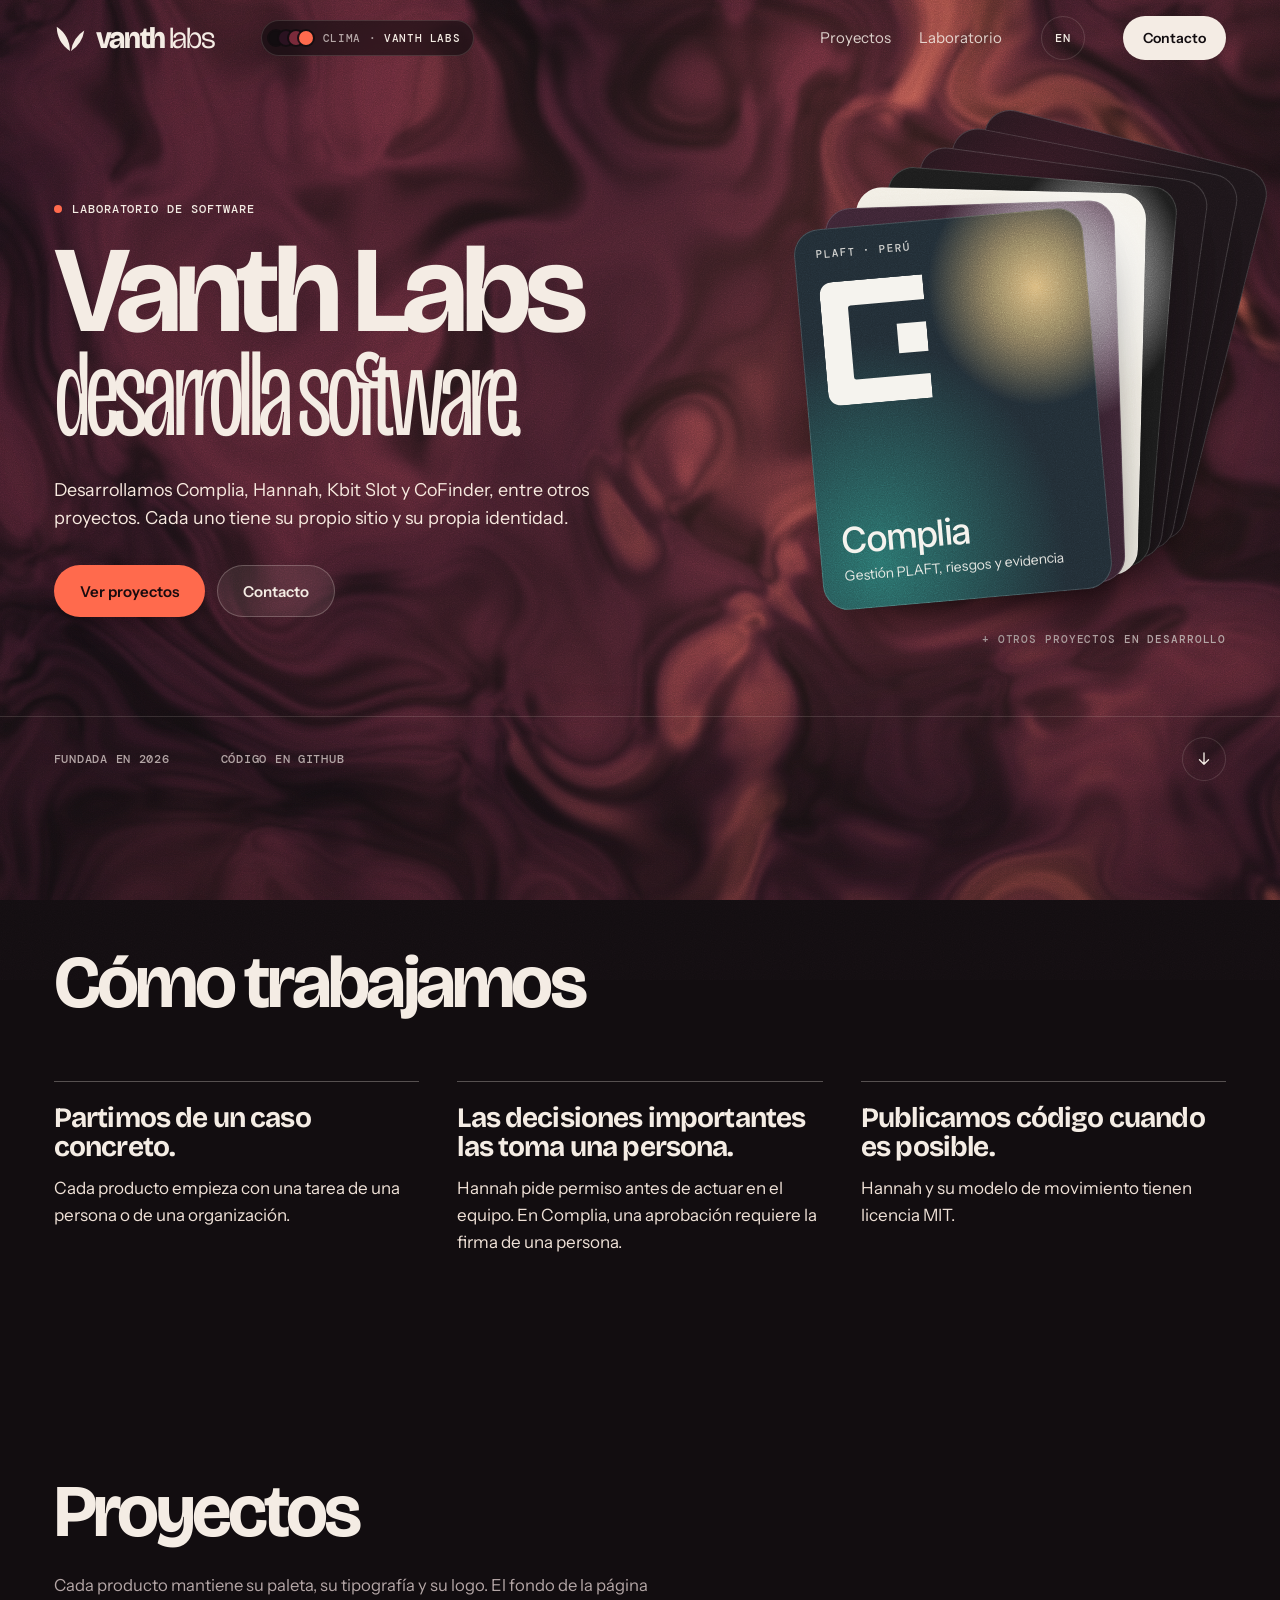
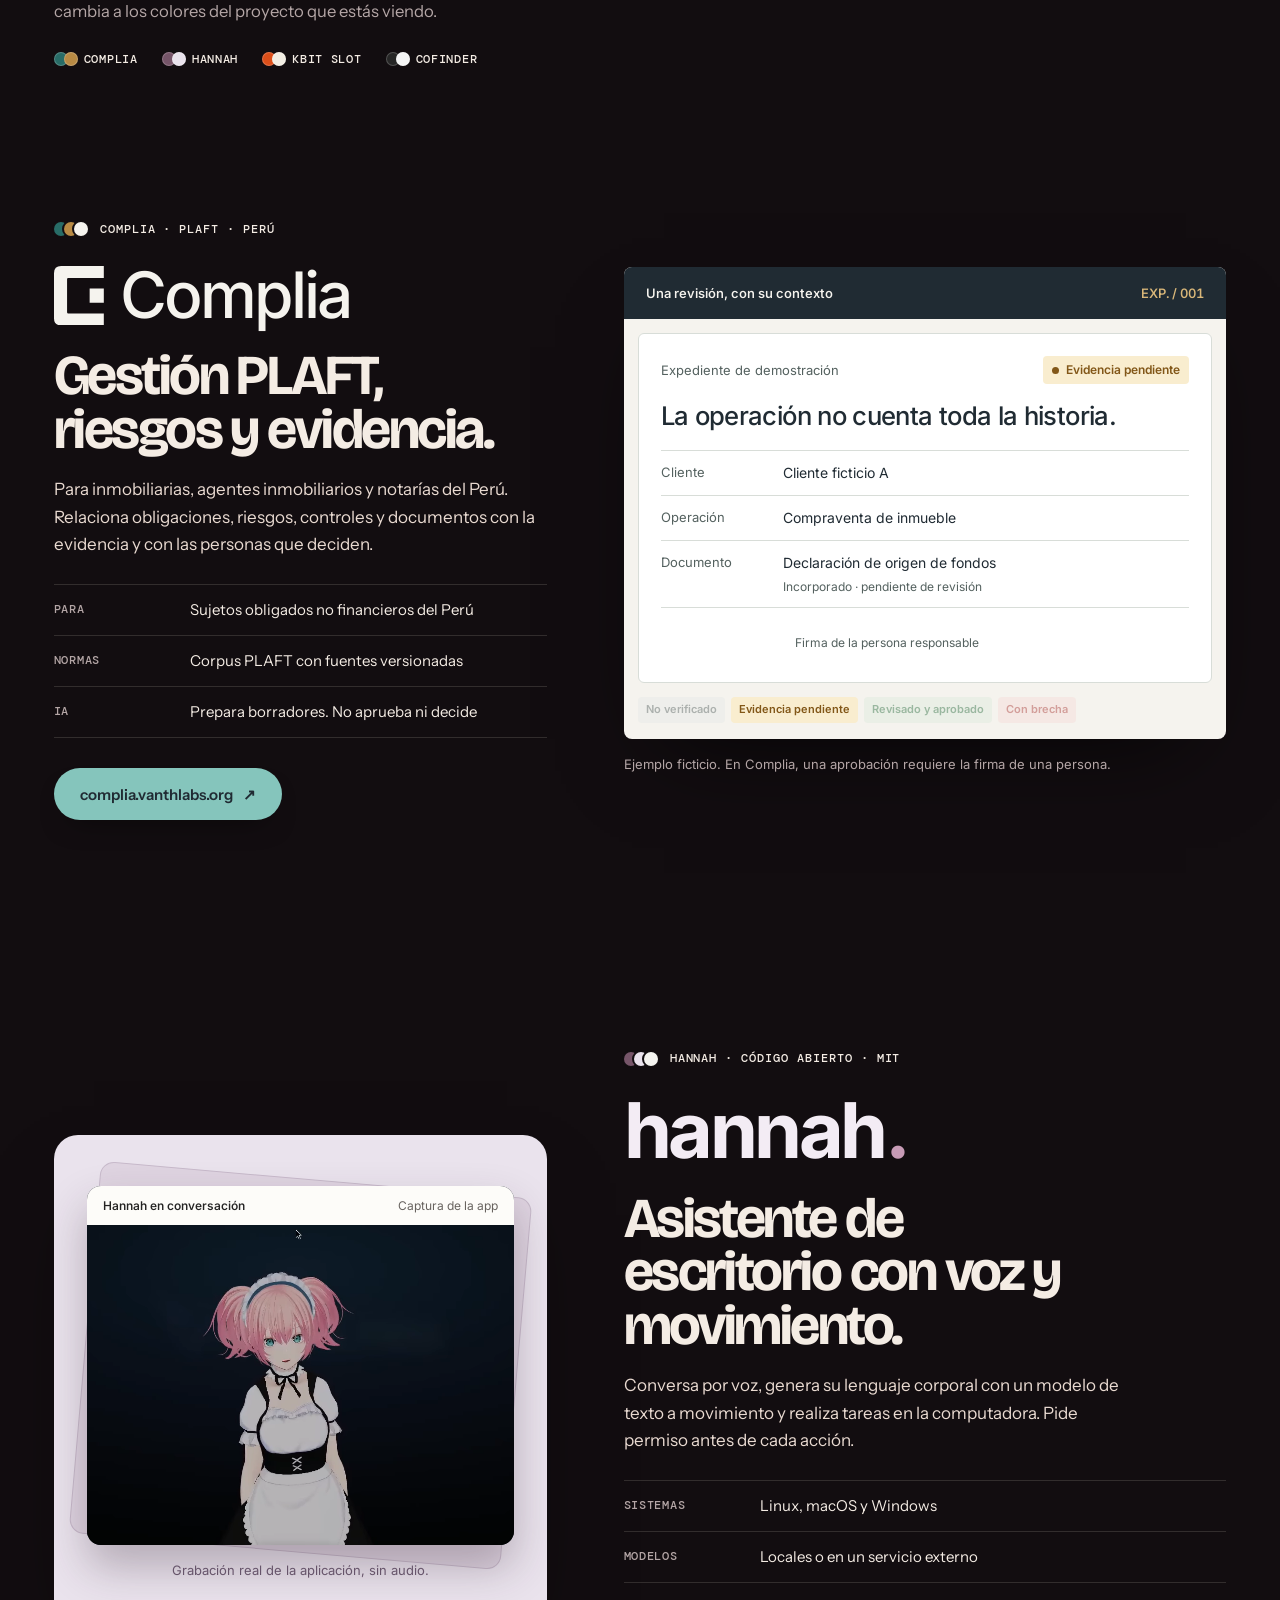
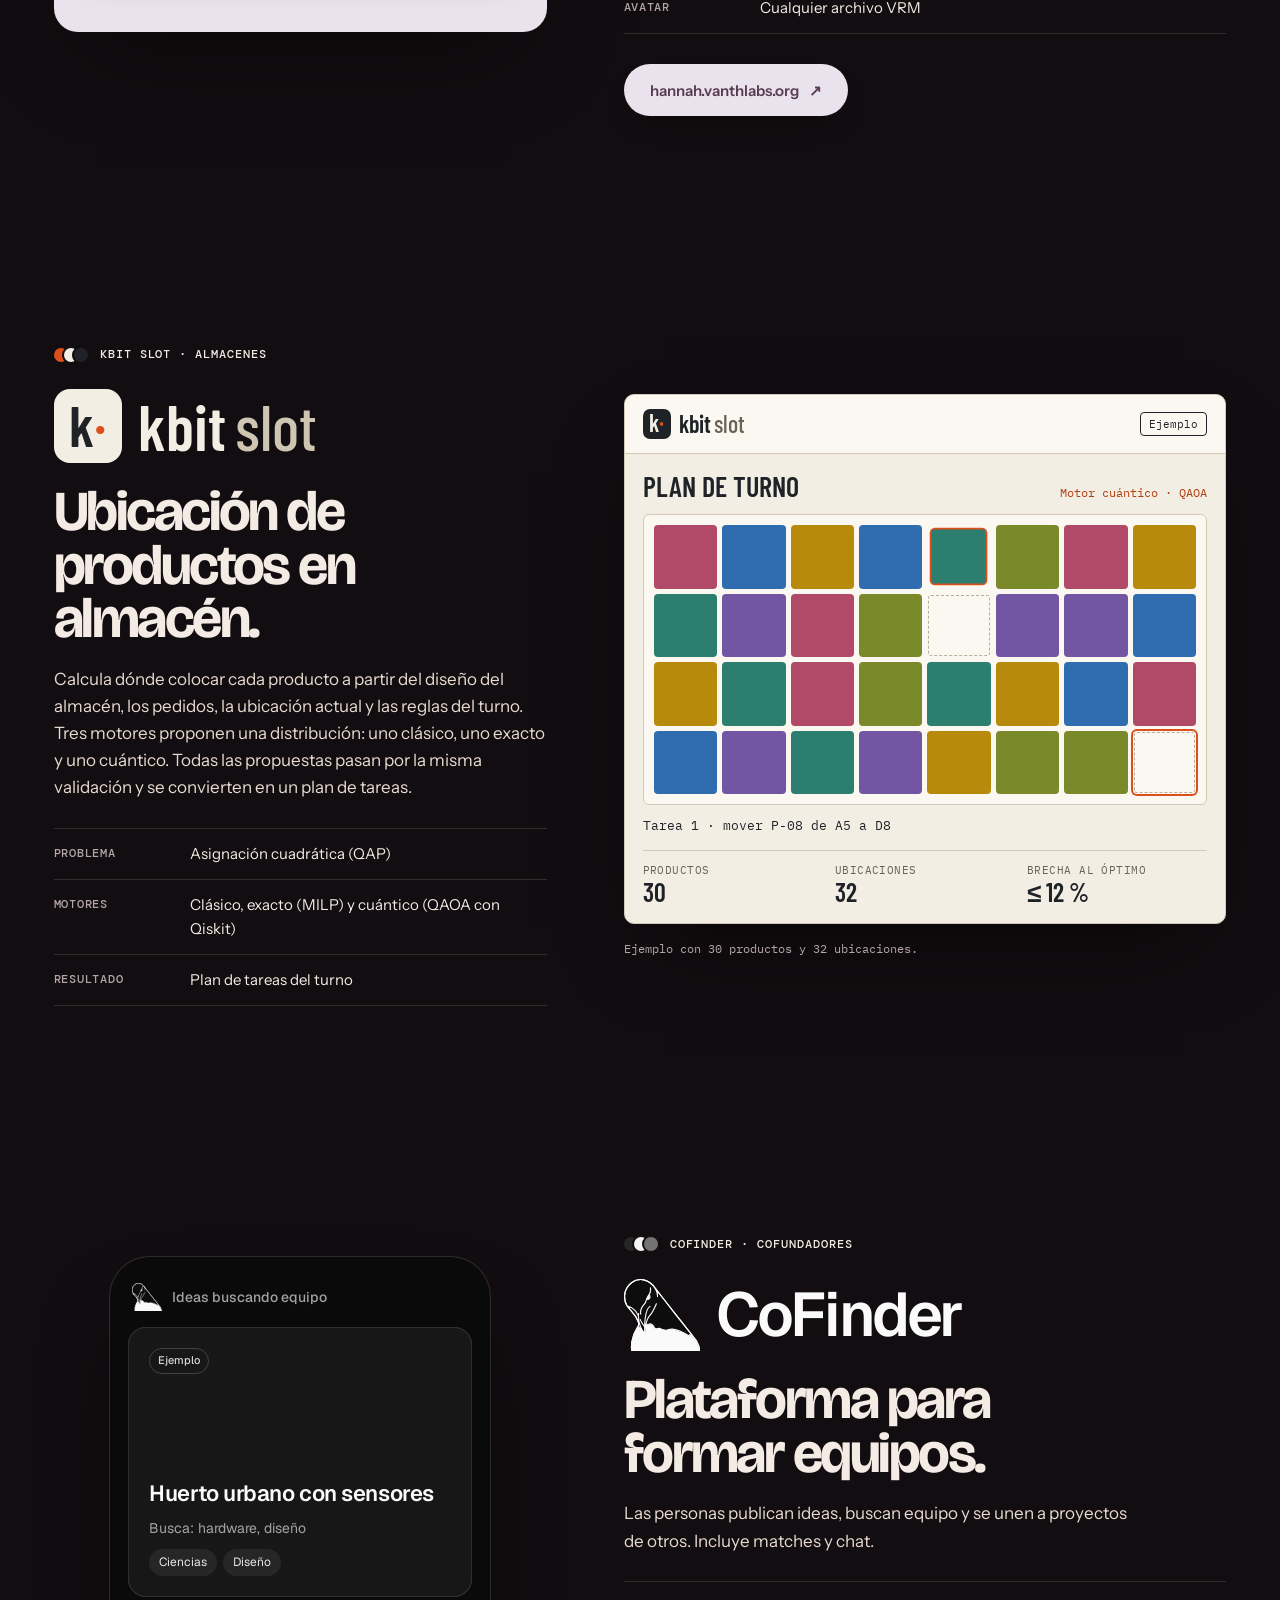
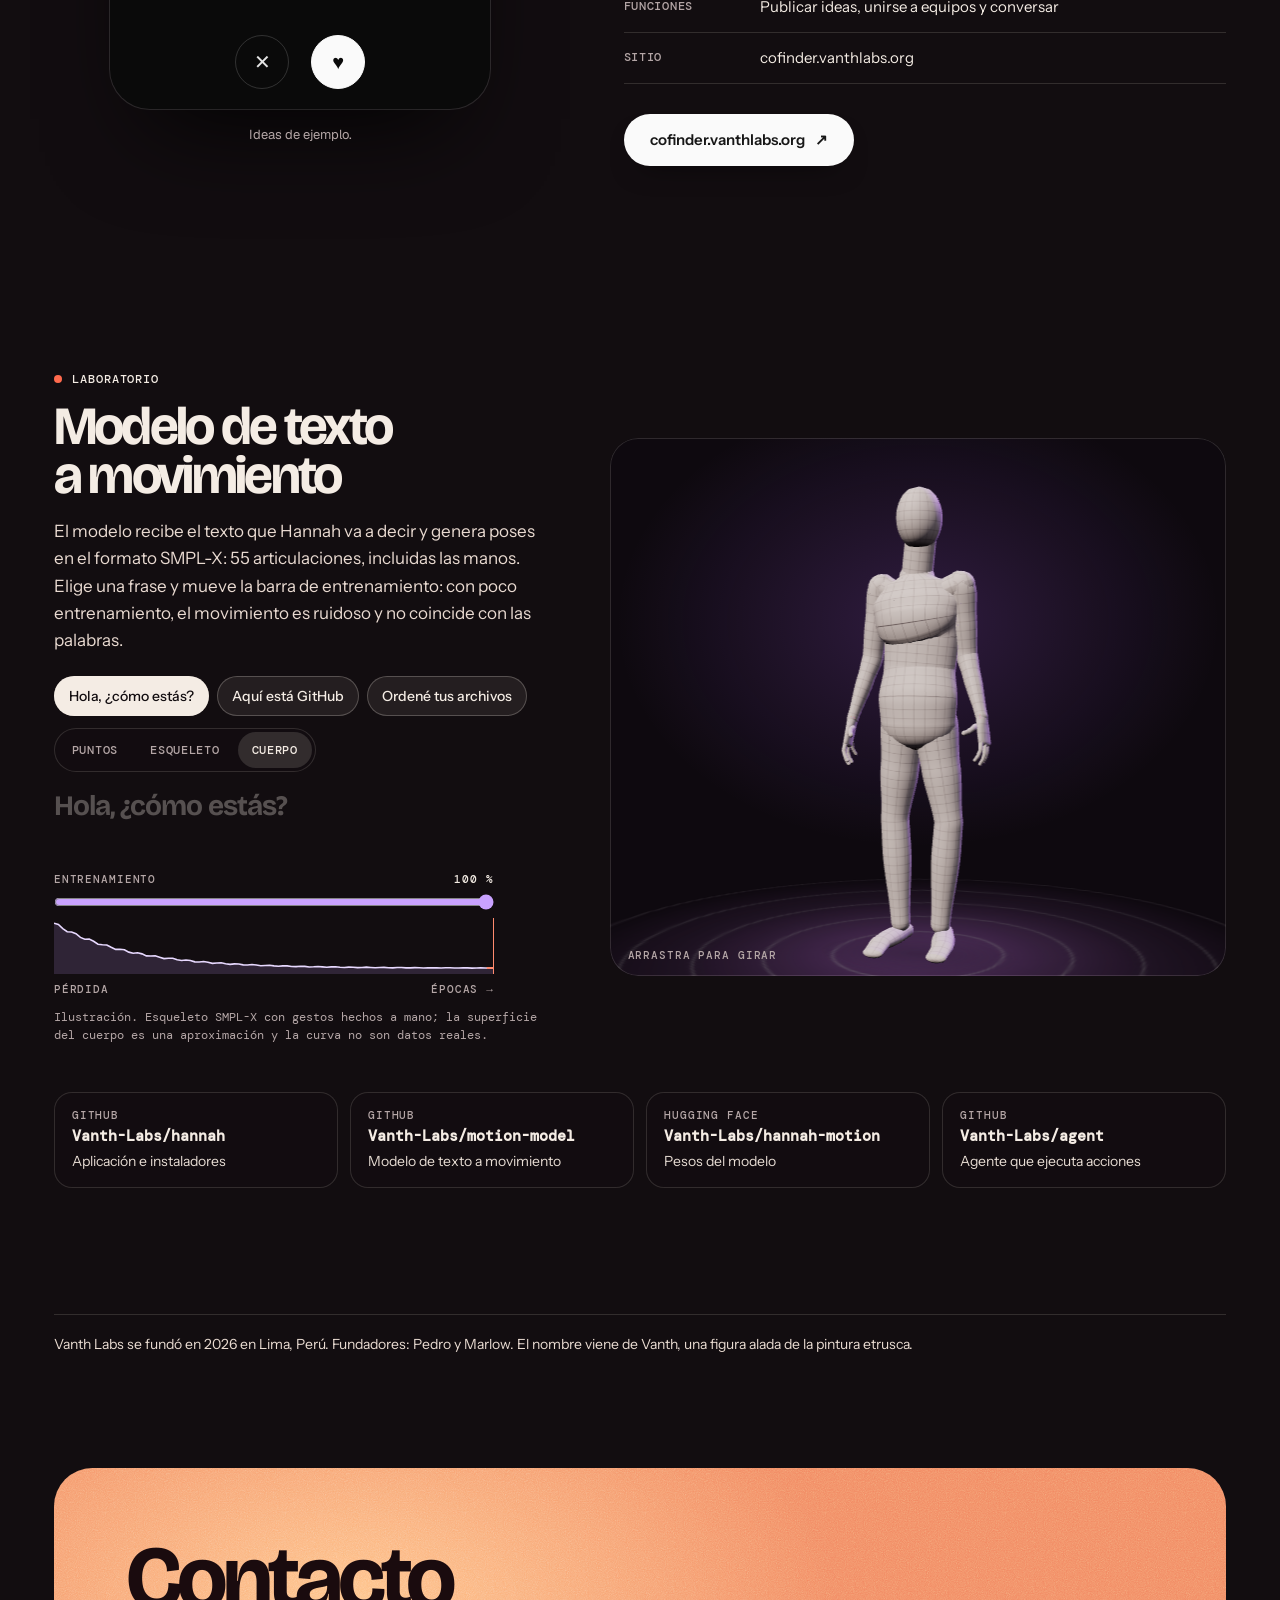
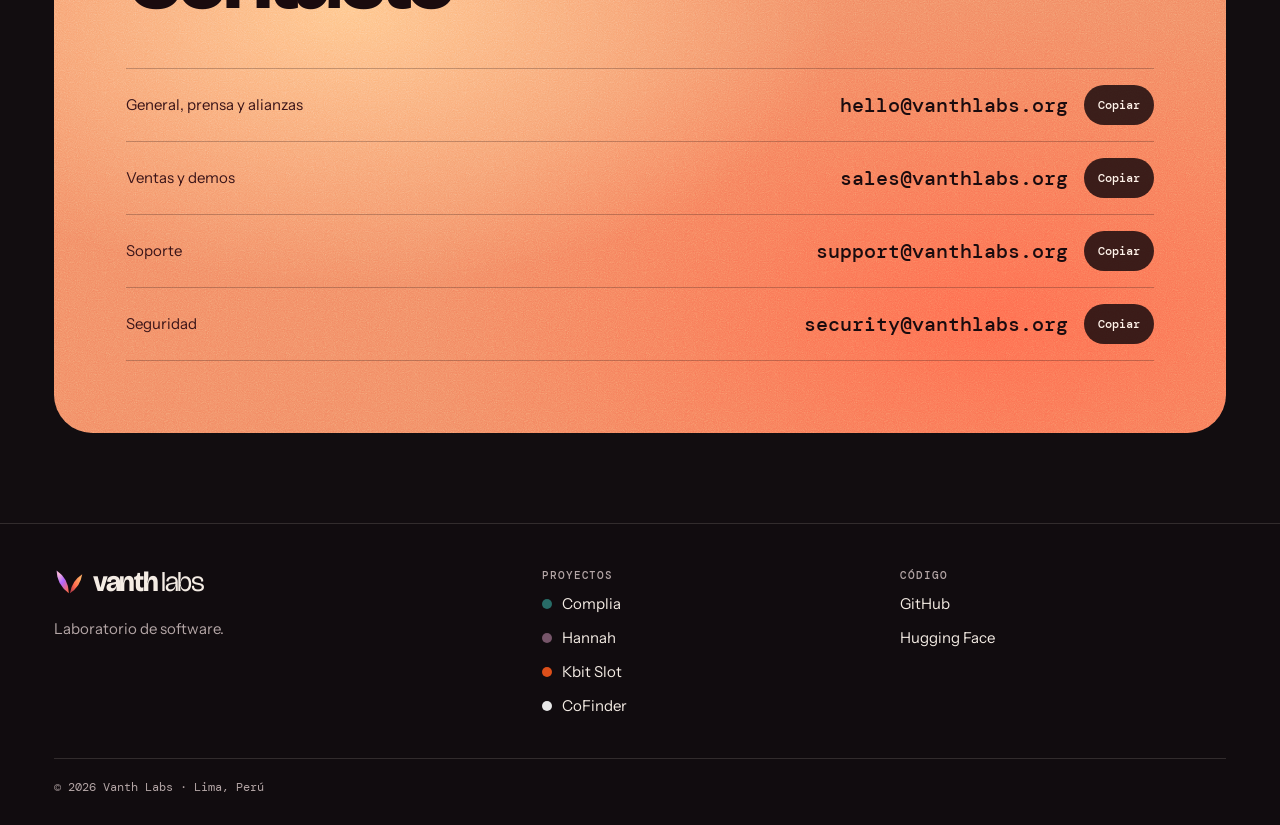
<file: es/index.html>
<!doctype html>
<html lang="es">
<head>
  <meta charset="utf-8">
  <meta name="viewport" content="width=device-width, initial-scale=1, viewport-fit=cover">
  <meta name="color-scheme" content="dark">
  <meta name="theme-color" content="#120D10">
  <title>Vanth Labs</title>
  <meta name="description" content="Vanth Labs desarrolla Complia, Hannah, Kbit Slot y CoFinder.">
  <link rel="canonical" href="https://vanthlabs.org/es/">
  <link rel="alternate" hreflang="es" href="https://vanthlabs.org/es/">
  <link rel="alternate" hreflang="en" href="https://vanthlabs.org/en/">
  <link rel="alternate" hreflang="x-default" href="https://vanthlabs.org/">
  <meta property="og:type" content="website">
  <meta property="og:title" content="Vanth Labs">
  <meta property="og:description" content="Vanth Labs desarrolla Complia, Hannah, Kbit Slot y CoFinder.">
  <meta property="og:url" content="https://vanthlabs.org/es/">
  <meta property="og:locale" content="es_PE">
  <meta name="twitter:card" content="summary">
  <link rel="icon" href="../favicon.svg" type="image/svg+xml">
  <link rel="preload" as="font" type="font/woff2" href="../fonts/bricolage-grotesque-latin.woff2" crossorigin>
  <link rel="preload" as="font" type="font/woff2" href="../fonts/instrument-sans-latin.woff2" crossorigin>
  <link rel="stylesheet" href="../styles.css">
  <script src="../main.js" defer></script>
  <script type="application/ld+json">{"@context":"https://schema.org","@type":"Organization","name":"Vanth Labs","url":"https://vanthlabs.org/","email":"hello@vanthlabs.org","foundingDate":"2026","foundingLocation":{"@type":"Place","name":"Lima, Perú"},"founder":[{"@type":"Person","name":"Pedro"},{"@type":"Person","name":"Marlow"}],"sameAs":["https://github.com/Vanth-Labs","https://huggingface.co/Vanth-Labs"],"brand":[{"@type":"Brand","name":"Complia","url":"https://complia.vanthlabs.org/"},{"@type":"Brand","name":"Hannah","url":"https://hannah.vanthlabs.org/"},{"@type":"Brand","name":"Kbit Slot"},{"@type":"Brand","name":"CoFinder","url":"https://cofinder.vanthlabs.org/"}]}</script>
</head>
<body>
<!-- Marks used more than once. Each product keeps its own drawing; only Vanth Labs' is new. -->
<svg class="sprite" aria-hidden="true" focusable="false">
  <symbol id="m-vanth" viewBox="0 0 120 104"><path d="M58 98Q56.8 41.5 10 10Q11.2 66.5 58 98Z"/><path d="M62 98Q102.8 71.9 110 24Q69.2 50.1 62 98Z"/></symbol>
  <symbol id="m-complia" viewBox="0 0 84 100"><path d="M12 0H84V20H24Q22 20 22 22V78Q22 80 24 80H84V100H12Q0 100 0 88V12Q0 0 12 0Z"/><path d="M60 38H84V62H60Z"/></symbol>
  <symbol id="m-cofinder" viewBox="0 0 869 823">
    <path d="M33.2542 302.852C4.92082 253.518 -25.1459 133.052 81.2542 45.8516C178.22 -33.6167 295.916 19.0024 349.861 99.8515C429.326 201.685 589.654 407.152 595.254 414.352C651.336 484.33 749.168 607.29 795.508 668.206C805.819 678.669 814.904 690.358 820.5 702.642C820.998 703.511 821.254 704.087 821.254 704.352C833.754 729.352 859.354 786.752 861.754 816.352H88.7544C79.7346 772.852 80.2068 657.552 154.254 544.352C160.254 537.685 170.154 516.652 161.754 485.852C135.697 407.229 99.1428 386.738 50.2792 325.352C44.762 318.42 39.0878 310.968 33.2542 302.852Z" fill="var(--logo-head,#0D0D0D)"/>
    <path d="M236.255 619.352C229.921 533.018 232.455 350.251 293.255 309.851M366.755 279.851C299.755 438.351 293.255 389.852 266.255 453.852C258.088 473.21 252.307 492.115 248.187 509.852C235.606 564.02 238.515 607.298 236.255 619.352C221.943 605.368 201.405 577.588 185.754 539.309C169.509 499.574 158.531 448.526 165.255 389.852M189.755 398.352C184.588 379.852 189.403 330.429 234.254 279.851C248.497 263.791 249.085 247.73 254.793 228.852M299.255 99.8515C299.255 138.964 307.942 140.984 283.95 177.352M154.254 407.352C149.421 382.352 118.454 326.452 33.2542 302.852M50.2792 325.352C44.762 318.42 39.0878 310.968 33.2542 302.852C4.92082 253.518 -25.1459 133.052 81.2542 45.8516C178.22 -33.6167 295.916 19.0024 349.861 99.8515M379.254 196.352C381.151 163.84 369.908 129.896 349.861 99.8515M241.254 551.852C224.754 529.352 191.954 480.252 184.754 459.852M349.861 99.8515C429.326 201.685 589.654 407.152 595.254 414.352C670.588 508.352 821.254 697.952 821.254 704.352M50.2792 325.352C99.1428 386.738 135.697 407.229 161.754 485.852C170.154 516.652 160.254 537.685 154.254 544.352C80.2068 657.552 79.7346 772.852 88.7544 816.352H861.754C859.354 786.752 833.754 729.352 821.254 704.352C806.054 668.752 760.921 637.852 740.254 626.852C747.854 634.052 745.754 643.518 743.754 647.352C688.088 613.852 565.454 551.552 520.254 570.352C475.054 589.152 421.754 569.852 400.754 557.852C369.154 568.652 350.254 558.685 344.754 552.352C334.421 535.018 309.154 502.252 290.754 509.852C272.354 517.452 254.71 513.018 248.187 509.852M154.254 544.352C159.421 547.49 172.954 550.875 185.754 539.309M283.95 177.352C280.339 182.826 275.987 189.078 270.754 196.352C262.205 208.235 257.792 218.932 254.793 228.852M283.95 177.352C289.051 183.018 296.455 195.452 293.255 207.852C290.055 220.252 281.754 227.185 278.254 228.352C273.447 230.685 264.024 234.452 254.793 228.852M50.2792 325.352C57.1042 325.518 71.7544 324.852 75.7544 320.852" stroke="var(--logo-belly,#FAFAFA)" stroke-width="13" stroke-linecap="round" fill="none"/>
    <path d="M126.254 593.852L153.754 548.852H188.754L237.754 623.852L247.254 517.352L295.254 510.352L328.754 529.352L347.754 561.852H411.254L471.254 580.852L547.254 569.352L659.754 602.852L744.754 649.352L751.254 635.852L809.5 684.999L861.754 818.852H754.254H276.754H87.7544V709.352L126.254 593.852Z" fill="var(--logo-belly,#FAFAFA)"/>
    <path d="M273.47 191.586C277.226 185.475 286.506 187.013 288.088 194.009L293.196 216.586C294.328 221.59 290.524 226.352 285.393 226.352H266.411C260.154 226.352 256.319 219.493 259.595 214.163L273.47 191.586Z" fill="var(--logo-belly,#FAFAFA)"/>
    <path d="M54.7544 305.352L63.4146 324.102H46.0941L54.7544 305.352Z" fill="var(--logo-belly,#FAFAFA)"/>
    <path d="M88.7544 816.352C79.7346 772.852 80.2068 657.552 154.254 544.352C160.254 537.685 170.154 516.652 161.754 485.852C135.697 407.229 99.1428 386.738 50.2792 325.352C44.762 318.42 39.0878 310.968 33.2542 302.852C4.92082 253.518 -25.1459 133.052 81.2542 45.8516C178.22 -33.6167 295.916 19.0024 349.861 99.8515C429.326 201.685 589.654 407.152 595.254 414.352C670.588 508.352 821.254 697.952 821.254 704.352C833.754 729.352 859.354 786.752 861.754 816.352" stroke="currentColor" stroke-width="13" stroke-linecap="round" fill="none"/>
  </symbol>
</svg>

<a class="skip" href="#main">Saltar al contenido</a>

<!-- The light of the page: one weather engine behind everything. It takes each section's palette. -->
<div class="sky" aria-hidden="true"><canvas id="sky"></canvas></div>
<div class="film" aria-hidden="true"></div>

<header class="bar" id="top">
  <div class="wrap bar-in">
    <a class="lock" href="#top" aria-label="Vanth Labs, inicio"><svg class="mk" viewBox="0 0 120 104" aria-hidden="true"><use href="#m-vanth"/></svg><span class="wm"><b>vanth</b><span>labs</span></span></a>
    <!-- which palette is on: a small key that follows the scroll -->
    <span class="hud" aria-hidden="true"><span class="hud-sw"><i></i><i></i><i></i><i></i></span><span class="hud-t">Clima · <b id="hudName">Vanth Labs</b></span></span>
    <nav aria-label="Principal">
      <a href="#proyectos">Proyectos</a>
      <a href="#laboratorio">Laboratorio</a>
    </nav>
    <a class="lang" href="../en/" hreflang="en" lang="en" aria-label="English">EN</a>
    <a class="btn btn-bone btn-sm" href="#contacto">Contacto</a>
  </div>
</header>

<main id="main">
  <!-- HERO · weather: vanth -->
  <section class="hero" data-weather="vanth" aria-labelledby="hero-t">
    <div class="wrap hero-grid">
      <div class="hero-copy">
        <p class="eyebrow"><i></i>Laboratorio de software</p>
        <h1 id="hero-t"><span class="ln">Vanth Labs</span> <em class="ln thin breathe">desarrolla software.</em></h1>
        <p class="lede">Desarrollamos Complia, Hannah, Kbit Slot y CoFinder, entre otros proyectos. Cada uno tiene su propio sitio y su propia identidad.</p>
        <div class="cta"><a class="btn btn-coral" href="#proyectos">Ver proyectos</a><a class="btn btn-ghost" href="#contacto">Contacto</a></div>
      </div>

      <!-- The deck: Complia is the face; Hannah, Kbit Slot, CoFinder and more sit behind it. -->
      <div class="deck" aria-label="Proyectos: Complia, Hannah, Kbit Slot, CoFinder y otros">
        <span class="card back" style="--i:6" aria-hidden="true"><svg viewBox="0 0 120 104"><use href="#m-vanth"/></svg></span>
        <span class="card back" style="--i:5" aria-hidden="true"><svg viewBox="0 0 120 104"><use href="#m-vanth"/></svg></span>
        <span class="card back" style="--i:4" aria-hidden="true"><svg viewBox="0 0 120 104"><use href="#m-vanth"/></svg></span>
        <a class="card t-cofinder" href="#cofinder" style="--i:3">
          <span class="card-k">Cofundadores</span>
          <svg class="card-mk bird" viewBox="0 0 869 823" aria-hidden="true"><use href="#m-cofinder"/></svg>
          <span class="card-n">CoFinder</span><span class="card-l">Ideas y equipos</span>
        </a>
        <a class="card t-kbit" href="#kbit" style="--i:2">
          <span class="card-k">Almacenes</span>
          <span class="card-mk k-ic" aria-hidden="true">k<span>·</span></span>
          <span class="card-n">Kbit Slot</span><span class="card-l">Ubicación de productos</span>
        </a>
        <a class="card t-hannah" href="#hannah" style="--i:1">
          <span class="card-k">Código abierto · MIT</span>
          <span class="card-wm" aria-hidden="true">hannah<span>.</span></span>
          <span class="card-n">Hannah</span><span class="card-l">Asistente de escritorio</span>
        </a>
        <a class="card t-complia" href="#complia" style="--i:0">
          <span class="card-k">PLAFT · Perú</span>
          <svg class="card-c" viewBox="0 0 84 100" aria-hidden="true"><use href="#m-complia"/></svg>
          <span class="card-n">Complia</span><span class="card-l">Gestión PLAFT, riesgos y evidencia</span>
        </a>
        <span class="deck-more">+ otros proyectos en desarrollo</span>
      </div>
    </div>
    <div class="wrap hero-foot"><span>Fundada en 2026</span><span>Código en GitHub</span><a href="#proyectos" class="down" aria-label="Bajar a los proyectos"><svg viewBox="0 0 24 24" aria-hidden="true"><path d="M12 4v15m-6-6 6 6 6-6"/></svg></a></div>
  </section>

  <!-- PRINCIPLES · weather: vanth -->
  <section class="principles" data-weather="vanth" aria-labelledby="pr-t">
    <div class="wrap">
      <h2 id="pr-t" class="h2">Cómo trabajamos</h2>
      <ul class="pr-list">
        <li><b>Partimos de un caso concreto.</b><p>Cada producto empieza con una tarea de una persona o de una organización.</p></li>
        <li><b>Las decisiones importantes las toma una persona.</b><p>Hannah pide permiso antes de actuar en el equipo. En Complia, una aprobación requiere la firma de una persona.</p></li>
        <li><b>Publicamos código cuando es posible.</b><p>Hannah y su modelo de movimiento tienen licencia MIT.</p></li>
      </ul>
    </div>
  </section>

  <!-- PROJECTS -->
  <section id="proyectos" class="projects-intro" data-weather="vanth" aria-labelledby="pj-t">
    <div class="wrap pj-head">
      <h2 id="pj-t" class="h2">Proyectos</h2>
      <p class="pj-note">Cada producto mantiene su paleta, su tipografía y su logo. El fondo de la página cambia a los colores del proyecto que estás viendo.</p>
      <div class="legend" aria-hidden="true">
        <span><i style="--c:#286C67"></i><i style="--c:#B88A44"></i>Complia</span>
        <span><i style="--c:#765569"></i><i style="--c:#EAE3ED"></i>Hannah</span>
        <span><i style="--c:#DC4F1A"></i><i style="--c:#F2EEE4"></i>Kbit Slot</span>
        <span><i style="--c:#262626"></i><i style="--c:#F5F5F5"></i>CoFinder</span>
      </div>
    </div>
  </section>

  <!-- COMPLIA · its own palette: ink, teal, brass, warm paper -->
  <section class="project p-complia" id="complia" data-weather="complia" aria-labelledby="complia-t">
    <div class="wrap p-grid">
      <div class="p-copy">
        <p class="p-kicker"><span class="dots"><i></i><i></i><i></i></span>Complia · PLAFT · Perú</p>
        <h3 id="complia-t" class="p-logo complia-lock" aria-label="Complia"><svg viewBox="0 0 84 100" aria-hidden="true"><use href="#m-complia"/></svg><span>Complia</span></h3>
        <p class="p-claim">Gestión PLAFT, riesgos y evidencia.</p>
        <p class="p-desc">Para inmobiliarias, agentes inmobiliarios y notarías del Perú. Relaciona obligaciones, riesgos, controles y documentos con la evidencia y con las personas que deciden.</p>
        <dl class="p-facts">
          <div><dt>Para</dt><dd>Sujetos obligados no financieros del Perú</dd></div>
          <div><dt>Normas</dt><dd>Corpus PLAFT con fuentes versionadas</dd></div>
          <div><dt>IA</dt><dd>Prepara borradores. No aprueba ni decide</dd></div>
        </dl>
        <a class="btn btn-proj" href="https://complia.vanthlabs.org/">complia.vanthlabs.org <span aria-hidden="true">↗</span></a>
      </div>
      <figure class="p-stage complia-stage">
        <div class="c-card" id="compliaCard" data-step="0">
          <div class="c-top"><span>Una revisión, con su contexto</span><span class="c-exp">EXP. / 001</span></div>
          <div class="c-body">
            <div class="c-row1"><span>Expediente de demostración</span><span class="c-state"><i></i><span class="c-state-t">Evidencia pendiente</span></span></div>
            <p class="c-h">La operación no cuenta toda la historia.</p>
            <dl class="c-dl">
              <div><dt>Cliente</dt><dd>Cliente ficticio A</dd></div>
              <div><dt>Operación</dt><dd>Compraventa de inmueble</dd></div>
              <div><dt>Documento</dt><dd>Declaración de origen de fondos <small>Incorporado · <span class="c-doc">pendiente de revisión</span></small></dd></div>
            </dl>
            <div class="c-sign"><svg viewBox="0 0 120 34" aria-hidden="true"><path d="M4 24c6-10 10-16 13-15 4 1-4 17 0 17s8-14 12-14-2 12 2 12 6-8 10-8 1 8 5 8c5 0 6-6 10-6s3 5 7 5c6 0 10-4 16-4s12 2 18 1"/></svg><span class="c-sig-t">Firma de la persona responsable</span></div>
          </div>
          <div class="c-states" aria-hidden="true"><span data-s="0">No verificado</span><span data-s="1">Evidencia pendiente</span><span data-s="2">Revisado y aprobado</span><span data-s="3">Con brecha</span></div>
        </div>
        <figcaption>Ejemplo ficticio. En Complia, una aprobación requiere la firma de una persona.</figcaption>
      </figure>
    </div>
  </section>

  <!-- HANNAH · her own palette: plum, lilac, ivory -->
  <section class="project p-hannah p-flip" id="hannah" data-weather="hannah" aria-labelledby="hannah-t">
    <div class="wrap p-grid">
      <div class="p-copy">
        <p class="p-kicker"><span class="dots"><i></i><i></i><i></i></span>Hannah · código abierto · MIT</p>
        <h3 id="hannah-t" class="p-logo hannah-wm" aria-label="Hannah">hannah<span>.</span></h3>
        <p class="p-claim">Asistente de escritorio con voz y movimiento.</p>
        <p class="p-desc">Conversa por voz, genera su lenguaje corporal con un modelo de texto a movimiento y realiza tareas en la computadora. Pide permiso antes de cada acción.</p>
        <dl class="p-facts">
          <div><dt>Sistemas</dt><dd>Linux, macOS y Windows</dd></div>
          <div><dt>Modelos</dt><dd>Locales o en un servicio externo</dd></div>
          <div><dt>Avatar</dt><dd>Cualquier archivo VRM</dd></div>
        </dl>
        <a class="btn btn-proj" href="https://hannah.vanthlabs.org/">hannah.vanthlabs.org <span aria-hidden="true">↗</span></a>
      </div>
      <figure class="p-stage hannah-stage">
        <div class="h-sheet" aria-hidden="true"></div>
        <div class="h-window">
          <div class="h-title"><span>Hannah en conversación</span><span>Captura de la app</span></div>
          <video id="hannahVideo" muted loop playsinline controls preload="none" poster="../media/gestures-waist.webp" width="896" height="672" aria-label="Hannah gesticulando con ambas manos mientras habla; grabación real de la app, sin audio">
            <source src="../media/gestures-waist.webm" type="video/webm">
            <source src="../media/gestures-waist.mp4" type="video/mp4">
          </video>
        </div>
        <figcaption>Grabación real de la aplicación, sin audio.</figcaption>
      </figure>
    </div>
  </section>

  <!-- KBIT SLOT · its own palette: paper, ink, orange; Barlow Condensed and IBM Plex Mono -->
  <section class="project p-kbit" id="kbit" data-weather="kbit" aria-labelledby="kbit-t">
    <div class="wrap p-grid">
      <div class="p-copy">
        <p class="p-kicker"><span class="dots"><i></i><i></i><i></i></span>Kbit Slot · almacenes</p>
        <h3 id="kbit-t" class="p-logo kbit-lock" aria-label="Kbit Slot"><span class="k-ic" aria-hidden="true">k<span>·</span></span><span class="k-wm">kbit<span>slot</span></span></h3>
        <p class="p-claim">Ubicación de productos en almacén.</p>
        <p class="p-desc">Calcula dónde colocar cada producto a partir del diseño del almacén, los pedidos, la ubicación actual y las reglas del turno. Tres motores proponen una distribución: uno clásico, uno exacto y uno cuántico. Todas las propuestas pasan por la misma validación y se convierten en un plan de tareas.</p>
        <dl class="p-facts">
          <div><dt>Problema</dt><dd>Asignación cuadrática (QAP)</dd></div>
          <div><dt>Motores</dt><dd>Clásico, exacto (MILP) y cuántico (QAOA con Qiskit)</dd></div>
          <div><dt>Resultado</dt><dd>Plan de tareas del turno</dd></div>
        </dl>
      </div>
      <figure class="p-stage kbit-stage">
        <div class="k-card">
          <div class="k-head"><span class="k-brand"><span class="k-ic" aria-hidden="true">k<span>·</span></span><span class="k-wm">kbit<span>slot</span></span></span><span class="k-chip">Ejemplo</span></div>
          <div class="k-body">
            <div class="k-title"><b>Plan de turno</b><span>Motor cuántico · QAOA</span></div>
            <div class="k-grid" id="kbitGrid" aria-hidden="true"><span class="kc f4" data-slot="A1" data-p="P-22"></span><span class="kc f0" data-slot="A2" data-p="P-06"></span><span class="kc f1" data-slot="A3" data-p="P-07"></span><span class="kc f0" data-slot="A4" data-p="P-30"></span><span class="kc f2" data-slot="A5" data-p="P-08"></span><span class="kc f5" data-slot="A6" data-p="P-29"></span><span class="kc f4" data-slot="A7" data-p="P-10"></span><span class="kc f1" data-slot="A8" data-p="P-01"></span><span class="kc f2" data-slot="B1" data-p="P-14"></span><span class="kc f3" data-slot="B2" data-p="P-09"></span><span class="kc f4" data-slot="B3" data-p="P-28"></span><span class="kc f5" data-slot="B4" data-p="P-23"></span><span class="kc empty" data-slot="B5"></span><span class="kc f3" data-slot="B6" data-p="P-27"></span><span class="kc f3" data-slot="B7" data-p="P-15"></span><span class="kc f0" data-slot="B8" data-p="P-24"></span><span class="kc f1" data-slot="C1" data-p="P-25"></span><span class="kc f2" data-slot="C2" data-p="P-20"></span><span class="kc f4" data-slot="C3" data-p="P-16"></span><span class="kc f5" data-slot="C4" data-p="P-17"></span><span class="kc f2" data-slot="C5" data-p="P-26"></span><span class="kc f1" data-slot="C6" data-p="P-19"></span><span class="kc f0" data-slot="C7" data-p="P-12"></span><span class="kc f4" data-slot="C8" data-p="P-04"></span><span class="kc f0" data-slot="D1" data-p="P-18"></span><span class="kc f3" data-slot="D2" data-p="P-03"></span><span class="kc f2" data-slot="D3" data-p="P-02"></span><span class="kc f3" data-slot="D4" data-p="P-21"></span><span class="kc f1" data-slot="D5" data-p="P-13"></span><span class="kc f5" data-slot="D6" data-p="P-05"></span><span class="kc f5" data-slot="D7" data-p="P-11"></span><span class="kc empty" data-slot="D8"></span></div>
            <p class="k-task" id="kbitTask">Tarea 1 · mover P-07 de A3 a D8</p>
            <dl class="k-metrics"><div><dt>Productos</dt><dd>30</dd></div><div><dt>Ubicaciones</dt><dd>32</dd></div><div><dt>Brecha al óptimo</dt><dd>≤ 12 %</dd></div></dl>
          </div>
        </div>
        <figcaption>Ejemplo con 30 productos y 32 ubicaciones.</figcaption>
      </figure>
    </div>
  </section>

  <!-- COFINDER · its own palette: monochrome, the bird -->
  <section class="project p-cofinder p-flip" id="cofinder" data-weather="cofinder" aria-labelledby="cofinder-t">
    <div class="wrap p-grid">
      <div class="p-copy">
        <p class="p-kicker"><span class="dots"><i></i><i></i><i></i></span>CoFinder · cofundadores</p>
        <h3 id="cofinder-t" class="p-logo cofinder-lock" aria-label="CoFinder"><svg class="bird" viewBox="0 0 869 823" aria-hidden="true"><use href="#m-cofinder"/></svg><span>CoFinder</span></h3>
        <p class="p-claim">Plataforma para formar equipos.</p>
        <p class="p-desc">Las personas publican ideas, buscan equipo y se unen a proyectos de otros. Incluye matches y chat.</p>
        <dl class="p-facts">
          <div><dt>Funciones</dt><dd>Publicar ideas, unirse a equipos y conversar</dd></div>
          <div><dt>Sitio</dt><dd>cofinder.vanthlabs.org</dd></div>
        </dl>
        <a class="btn btn-proj" href="https://cofinder.vanthlabs.org/">cofinder.vanthlabs.org <span aria-hidden="true">↗</span></a>
      </div>
      <figure class="p-stage cofinder-stage">
        <div class="cf-phone">
          <p class="cf-top"><svg class="bird" viewBox="0 0 869 823" aria-hidden="true"><use href="#m-cofinder"/></svg>Ideas buscando equipo</p>
          <div class="cf-stack">
            <article class="cf-card c3"><span class="cf-ex">Ejemplo</span><b>Marketplace de ropa de segunda mano</b><p>Busca: backend, marketing</p><span class="cf-tags"><i>Gestión</i><i>Ingeniería</i></span></article>
            <article class="cf-card c2"><span class="cf-ex">Ejemplo</span><b>Tutorías entre estudiantes</b><p>Busca: frontend, ventas</p><span class="cf-tags"><i>Educación</i><i>Diseño</i></span></article>
            <article class="cf-card c1"><span class="cf-ex">Ejemplo</span><b>Huerto urbano con sensores</b><p>Busca: hardware, diseño</p><span class="cf-tags"><i>Ciencias</i><i>Diseño</i></span></article>
          </div>
          <div class="cf-acts" aria-hidden="true"><span class="no">✕</span><span class="yes">♥</span></div>
        </div>
        <figcaption>Ideas de ejemplo.</figcaption>
      </figure>
    </div>
  </section>

  <!-- LAB · weather: orchid. A 3D figure learns to move with a phrase. -->
  <section class="lab" id="laboratorio" data-weather="lab" aria-labelledby="lab-t">
    <div class="wrap lab-grid">
      <div class="lab-copy">
        <p class="eyebrow"><i></i>Laboratorio</p>
        <h2 id="lab-t" class="h2">Modelo de texto a movimiento</h2>
        <p class="lab-p">El modelo recibe el texto que Hannah va a decir y genera poses en el formato SMPL-X: 55 articulaciones, incluidas las manos. Elige una frase y mueve la barra de entrenamiento: con poco entrenamiento, el movimiento es ruidoso y no coincide con las palabras.</p>
        <div class="phrases" role="group" aria-label="Frase">
          <button type="button" data-phrase="0" aria-pressed="true">Hola, ¿cómo estás?</button>
          <button type="button" data-phrase="1" aria-pressed="false">Aquí está GitHub</button>
          <button type="button" data-phrase="2" aria-pressed="false">Ordené tus archivos</button>
        </div>
        <div class="views" role="group" aria-label="Vista">
          <button type="button" data-mode="points" aria-pressed="false">Puntos</button>
          <button type="button" data-mode="skeleton" aria-pressed="false">Esqueleto</button>
          <button type="button" data-mode="body" aria-pressed="true">Cuerpo</button>
        </div>
        <p class="said" id="said" aria-hidden="true"><span>Hola,</span> <span>¿cómo</span> <span>estás?</span></p>
        <div class="epoch">
          <div class="epoch-row"><label for="epoch">Entrenamiento</label><output id="epochOut" for="epoch">100 %</output></div>
          <input id="epoch" type="range" min="0" max="100" value="100" step="1">
          <svg class="loss" id="loss" viewBox="0 0 300 64" preserveAspectRatio="none" aria-hidden="true"><path class="loss-area"/><path class="loss-line"/><path class="loss-mark"/></svg>
          <div class="epoch-row"><span>Pérdida</span><span>Épocas →</span></div>
        </div>
        <p class="lab-note">Ilustración. Esqueleto SMPL-X con gestos hechos a mano; la superficie del cuerpo es una aproximación y la curva no son datos reales.</p>
      </div>
      <figure class="lab-stage" id="labStage">
        <canvas id="labCanvas" tabindex="0" aria-label="Figura en 3D sobre el esqueleto SMPL-X que gesticula según la frase elegida. Arrastra o usa las flechas para girarla."></canvas>
        <p class="lab-fallback" id="labFallback" hidden>La figura 3D necesita WebGL. El modelo convierte texto en movimiento: entrada, la frase; salida, el lenguaje corporal del avatar.</p>
        <figcaption class="lab-hint">Arrastra para girar</figcaption>
      </figure>
    </div>
    <div class="wrap repos">
      <a class="repo" href="https://github.com/Vanth-Labs/hannah"><span>GitHub</span><b>Vanth-Labs/hannah</b><small>Aplicación e instaladores</small></a>
      <a class="repo" href="https://github.com/Vanth-Labs/motion-model"><span>GitHub</span><b>Vanth-Labs/motion-model</b><small>Modelo de texto a movimiento</small></a>
      <a class="repo" href="https://huggingface.co/Vanth-Labs/hannah-motion"><span>Hugging Face</span><b>Vanth-Labs/hannah-motion</b><small>Pesos del modelo</small></a>
      <a class="repo" href="https://github.com/Vanth-Labs/agent"><span>GitHub</span><b>Vanth-Labs/agent</b><small>Agente que ejecuta acciones</small></a>
    </div>
  </section>

  <!-- ABOUT · deliberately small -->
  <section class="about" id="nosotros" data-weather="vanth" aria-label="Nosotros">
    <div class="wrap"><p>Vanth Labs se fundó en 2026 en Lima, Perú. Fundadores: Pedro y Marlow. El nombre viene de Vanth, una figura alada de la pintura etrusca.</p></div>
  </section>

  <!-- CONTACT · weather: bloom -->
  <section class="contact" id="contacto" data-weather="bloom" aria-labelledby="ct-t">
    <div class="wrap">
      <div class="ct-card">
        <h2 id="ct-t">Contacto</h2>
        <ul class="mails">
          <li><span>General, prensa y alianzas</span><a href="mailto:hello@vanthlabs.org">hello@vanthlabs.org</a><button type="button" class="copy" data-copy="hello@vanthlabs.org">Copiar</button></li>
          <li><span>Ventas y demos</span><a href="mailto:sales@vanthlabs.org">sales@vanthlabs.org</a><button type="button" class="copy" data-copy="sales@vanthlabs.org">Copiar</button></li>
          <li><span>Soporte</span><a href="mailto:support@vanthlabs.org">support@vanthlabs.org</a><button type="button" class="copy" data-copy="support@vanthlabs.org">Copiar</button></li>
          <li><span>Seguridad</span><a href="mailto:security@vanthlabs.org">security@vanthlabs.org</a><button type="button" class="copy" data-copy="security@vanthlabs.org">Copiar</button></li>
        </ul>
      </div>
    </div>
  </section>
</main>

<footer class="foot" data-weather="vanth">
  <div class="wrap foot-grid">
    <div><a class="lock" href="#top"><svg class="mk heat" viewBox="0 0 120 104" aria-hidden="true"><defs><radialGradient id="fA" cx=".2" cy=".1" r="1.1"><stop offset="0" stop-color="#FFC2D1"/><stop offset=".45" stop-color="#B266FF"/><stop offset="1" stop-color="#FF6A4D"/></radialGradient><radialGradient id="fB" cx=".9" cy=".2" r="1.1"><stop offset="0" stop-color="#FFB466"/><stop offset=".6" stop-color="#FF6A4D"/><stop offset="1" stop-color="#B23A48"/></radialGradient></defs><path d="M58 98Q56.8 41.5 10 10Q11.2 66.5 58 98Z" fill="url(#fA)"/><path d="M62 98Q102.8 71.9 110 24Q69.2 50.1 62 98Z" fill="url(#fB)"/></svg><span class="wm"><b>vanth</b><span>labs</span></span></a><p>Laboratorio de software.</p></div>
    <nav aria-label="Proyectos"><span class="fh">Proyectos</span><a href="https://complia.vanthlabs.org/"><i style="--c:#286C67"></i>Complia</a><a href="https://hannah.vanthlabs.org/"><i style="--c:#765569"></i>Hannah</a><a href="#kbit"><i style="--c:#DC4F1A"></i>Kbit Slot</a><a href="https://cofinder.vanthlabs.org/"><i style="--c:#E8E8E8"></i>CoFinder</a></nav>
    <nav aria-label="Código"><span class="fh">Código</span><a href="https://github.com/Vanth-Labs">GitHub</a><a href="https://huggingface.co/Vanth-Labs/hannah-motion">Hugging Face</a></nav>
    <p class="fine">© 2026 Vanth Labs · Lima, Perú</p>
  </div>
</footer>
</body>
</html>
</file>
<file: styles.css>
/* vanthlabs.org — option 3, Grainy Gradients.

   The idea: Vanth Labs has several products and each one keeps its own palette, type and logo
   (Complia: ink, teal, brass, warm paper · Hannah: plum, lilac, ivory · Kbit Slot: paper, ink, orange ·
   CoFinder: monochrome).
   What Vanth Labs adds is the light. One weather engine sits behind the page; as you scroll, it takes
   the palette of the project in view. Same light, same grain, a different room per product.

   Vanth's own tokens are below. Product tokens live on each project section and are used only there.
   Fonts are self-hosted (OFL, latin subsets): no third-party requests, same rule as the rest of the site. */

@font-face{font-family:"Bricolage Grotesque";src:url("fonts/bricolage-grotesque-latin.woff2") format("woff2");font-weight:200 800;font-stretch:75% 100%;font-display:swap}
@font-face{font-family:"Instrument Sans";src:url("fonts/instrument-sans-latin.woff2") format("woff2");font-weight:400 700;font-stretch:75% 100%;font-display:swap}
@font-face{font-family:"DM Mono";src:url("fonts/dm-mono-400-latin.woff2") format("woff2");font-weight:400;font-display:swap}
@font-face{font-family:"DM Mono";src:url("fonts/dm-mono-500-latin.woff2") format("woff2");font-weight:500;font-display:swap}
/* product faces, only inside their showcases */
@font-face{font-family:"Inter";src:url("fonts/inter-latin.woff2") format("woff2");font-weight:100 900;font-display:swap}
@font-face{font-family:"Geist";src:url("fonts/geist-latin.woff2") format("woff2");font-weight:100 900;font-display:swap}
@font-face{font-family:"Barlow Condensed";src:url("fonts/barlow-condensed-500-latin.woff2") format("woff2");font-weight:500;font-display:swap}
@font-face{font-family:"Barlow Condensed";src:url("fonts/barlow-condensed-600-latin.woff2") format("woff2");font-weight:600;font-display:swap}
@font-face{font-family:"IBM Plex Mono";src:url("fonts/ibm-plex-mono-400-latin.woff2") format("woff2");font-weight:400;font-display:swap}

/* the sky's four stops, registered so the CSS fallback can cross-fade between weathers */
@property --s0{syntax:"<color>";inherits:true;initial-value:#120D10}
@property --s1{syntax:"<color>";inherits:true;initial-value:#2A1220}
@property --s2{syntax:"<color>";inherits:true;initial-value:#7A2A3A}
@property --s3{syntax:"<color>";inherits:true;initial-value:#FF6A4D}
@property --sx{syntax:"<percentage>";inherits:true;initial-value:80%}

:root{
  --bg:#120D10;          /* Umbra: warm near-black, the ground of every room */
  --raise:#1C1519;
  --fg:#F4ECE4;          /* Bone */
  --muted:#B4A6A6;       /* Ash, 7.9:1 on Umbra */
  --line:rgba(244,236,228,.14);
  --ink:#1A0B0E;
  --coral:#FF6A4D;       /* Vanth's voice: the action colour */
  --apricot:#FFB466;
  --orchid:#B266FF;
  --display:"Bricolage Grotesque","Arial Narrow",Arial,sans-serif;
  --body:"Instrument Sans",-apple-system,BlinkMacSystemFont,"Segoe UI",Roboto,sans-serif;
  --mono:"DM Mono",ui-monospace,"SF Mono",Menlo,monospace;
  --gl:max(clamp(18px,4.2vw,64px),env(safe-area-inset-left,0px));
  --gr:max(clamp(18px,4.2vw,64px),env(safe-area-inset-right,0px));
  --ease:cubic-bezier(.2,.8,.2,1);
  --noise:url("data:image/svg+xml;utf8,<svg xmlns='http://www.w3.org/2000/svg' width='180' height='180'><filter id='n'><feTurbulence type='fractalNoise' baseFrequency='.9' numOctaves='3' stitchTiles='stitch'/><feColorMatrix type='saturate' values='0'/></filter><rect width='100%' height='100%' filter='url(%23n)'/></svg>");
  --s0:#120D10;--s1:#2A1220;--s2:#7A2A3A;--s3:#FF6A4D;
  color-scheme:dark;
}
*,*::before,*::after{box-sizing:border-box}
html{background:var(--bg);scroll-behavior:smooth;scroll-padding-top:84px;-webkit-text-size-adjust:100%}
body{margin:0;color:var(--fg);font:17px/1.6 var(--body);-webkit-font-smoothing:antialiased;overflow-x:hidden}
a{color:inherit}
img,video,svg{display:block;max-width:100%}
h1,h2,h3,p,dl,dd,ul,ol{margin:0}
h1,h2,h3{font-weight:inherit;text-wrap:balance}
[hidden]{display:none!important}
:focus-visible{outline:2px solid var(--apricot);outline-offset:4px;border-radius:4px}
.sprite{position:absolute;width:0;height:0;overflow:hidden}
.wrap{max-width:1400px;margin-inline:auto;padding-left:var(--gl);padding-right:var(--gr)}
.skip{position:fixed;top:calc(env(safe-area-inset-top,0px) + 10px);left:calc(env(safe-area-inset-left,0px) + 10px);z-index:50;transform:translateY(-200%);background:var(--fg);color:var(--bg);padding:12px 16px;border-radius:10px;text-decoration:none;font-weight:600}
.skip:focus{transform:none}

/* ---------- the sky: weather engine behind everything ---------- */
/* CSS fallback when WebGL is off: same stops, and the light (--sx) leans away from the text like the shader does */
.sky{position:fixed;inset:0;z-index:-2;transition:--s0 1.1s var(--ease),--s1 1.1s var(--ease),--s2 1.1s var(--ease),--s3 1.1s var(--ease),--sx 1.4s var(--ease);
  background:radial-gradient(55% 65% at var(--sx) 78%,var(--s3) 0,transparent 70%),radial-gradient(70% 60% at calc(100% - var(--sx)) 12%,var(--s2) 0,transparent 70%),radial-gradient(90% 90% at 50% 50%,var(--s1) 0,var(--s0) 100%)}
.sky canvas{position:absolute;inset:0;width:100%;height:100%;opacity:0;transition:opacity 1.2s ease}
.sky canvas.on{opacity:1}
.sky::after{content:"";position:absolute;inset:0;background:radial-gradient(120% 90% at 50% 40%,transparent 40%,rgba(18,13,16,.55) 100%)}
/* on narrow screens text runs the full width, so the light cannot lean away from it: dim the whole field */
@media (max-width:960px){.sky::after{background:radial-gradient(120% 90% at 50% 40%,rgba(18,13,16,.3) 40%,rgba(18,13,16,.6) 100%)}}
.film{position:fixed;inset:-80px;z-index:-1;pointer-events:none;background:var(--noise);mix-blend-mode:overlay;opacity:.5;animation:film .6s steps(5) infinite}
@keyframes film{0%{transform:translate(0,0)}20%{transform:translate(-18px,12px)}40%{transform:translate(14px,-20px)}60%{transform:translate(-10px,-8px)}80%{transform:translate(20px,16px)}100%{transform:translate(0,0)}}
.grain{position:relative;isolation:isolate;overflow:hidden}
.grain::after{content:"";position:absolute;inset:-60px;z-index:1;pointer-events:none;background:var(--noise);mix-blend-mode:overlay;opacity:.5}

/* ---------- shared ---------- */
.lock{display:inline-flex;align-items:center;gap:.3em;line-height:1;text-decoration:none;color:var(--fg)}
.lock .mk{width:1.1em;height:auto;fill:currentColor;flex:none}
.wm{font-family:var(--display);font-variation-settings:"opsz" 96;letter-spacing:-.045em;white-space:nowrap}
.wm b{font-weight:750}.wm span{font-weight:350;margin-left:.12em}
.thin{font-style:normal;font-weight:250;font-variation-settings:"opsz" 96,"wdth" 75}
.eyebrow{display:flex;align-items:center;gap:10px;font:500 12px/1.4 var(--mono);letter-spacing:.08em;text-transform:uppercase;color:var(--fg)}
.eyebrow i{width:8px;height:8px;border-radius:50%;background:var(--coral)}
.h2{font:700 clamp(40px,5.8vw,88px)/.9 var(--display);font-variation-settings:"opsz" 96;letter-spacing:-.05em;max-width:15ch}
.h2 .thin{display:block}
.btn{display:inline-flex;align-items:center;justify-content:center;gap:10px;min-height:52px;padding:0 26px;border-radius:99px;border:0;font:600 15px/1 var(--body);text-decoration:none;cursor:pointer;transition:transform .3s var(--ease),box-shadow .3s var(--ease),background .3s}
.btn:hover{transform:translateY(-2px) scale(1.02)}
.btn-sm{min-height:44px;padding:0 20px;font-size:14px}
.btn-bone{background:var(--fg);color:var(--bg)}
.btn-coral{background:var(--coral);color:var(--ink);box-shadow:0 12px 28px -14px rgba(0,0,0,.6)}
.btn-ghost{background:rgba(244,236,228,.08);color:var(--fg);box-shadow:inset 0 0 0 1px rgba(244,236,228,.24)}

/* ---------- header ---------- */
body::before{content:"";position:fixed;inset:0 0 auto;height:env(safe-area-inset-top,0px);z-index:30;background:rgba(18,13,16,.7)}
.bar{position:sticky;top:env(safe-area-inset-top,0px);z-index:20;transition:background .4s,box-shadow .4s}
.bar.scrolled{background:rgba(18,13,16,.62);-webkit-backdrop-filter:blur(14px) saturate(1.2);backdrop-filter:blur(14px) saturate(1.2);box-shadow:0 1px 0 var(--line)}
.bar-in{display:flex;align-items:center;gap:clamp(14px,3vw,40px);min-height:76px}
.bar .lock{font-size:30px}
.bar .hud{margin-left:8px}
.bar nav{display:flex;gap:28px;margin-left:auto;font-size:15px}
.bar nav a{text-decoration:none;opacity:.86;padding-block:10px}
.bar nav a:hover{opacity:1;text-decoration:underline;text-underline-offset:6px}
.bar .lang{display:inline-flex;align-items:center;justify-content:center;min-width:44px;min-height:44px;padding:0 10px;border-radius:99px;font:500 12px var(--mono);letter-spacing:.08em;text-decoration:none;color:var(--fg);box-shadow:inset 0 0 0 1px var(--line);transition:box-shadow .2s}
.bar .lang:hover{box-shadow:inset 0 0 0 1px rgba(244,236,228,.5)}
@media (max-width:760px){.bar nav{display:none}.bar .lang{margin-left:auto}.bar .lock{font-size:26px}}

/* ---------- hero ---------- */
.hero{padding-block:clamp(36px,7vw,110px) 28px;overflow-x:clip}
.hero-grid{display:grid;grid-template-columns:minmax(0,1.15fr) minmax(0,.85fr);gap:clamp(32px,5vw,80px);align-items:center}
.hero h1{font:700 clamp(58px,9.6vw,156px)/.84 var(--display);font-variation-settings:"opsz" 96;letter-spacing:-.055em;margin-top:22px}
.hero h1 .ln{display:block}
.lede{font-size:clamp(17px,1.4vw,20px);max-width:46ch;margin:30px 0 32px;color:#F7E9DF}
.cta{display:flex;flex-wrap:wrap;gap:12px}
.breathe{animation:breathe 7s ease-in-out infinite alternate}
@keyframes breathe{from{font-variation-settings:"opsz" 96,"wdth" 75}to{font-variation-settings:"opsz" 96,"wdth" 86}}
.hero .ln{animation:rise .95s var(--ease) both}
.hero .ln + .ln{animation:rise .95s var(--ease) .12s both,breathe 7s ease-in-out 1.2s infinite alternate}
.hero .lede,.hero .cta,.hero .eyebrow{animation:rise .95s var(--ease) both}
.hero .eyebrow{animation-delay:0s}.hero .lede{animation-delay:.22s}.hero .cta{animation-delay:.32s}
@keyframes rise{from{opacity:0;transform:translateY(28px);filter:blur(6px)}to{opacity:1;transform:none;filter:none}}

/* the deck: Complia is the face; Hannah, Kbit Slot, CoFinder and unnamed cards sit behind it.
   The back cards riffle now and then (individual translate/rotate, so hover can still spread the deck). */
.deck{position:relative;height:clamp(440px,38vw,540px);isolation:isolate}
.card{position:absolute;left:42%;top:50%;width:min(290px,68%);aspect-ratio:3/3.95;border-radius:26px;padding:22px;display:flex;flex-direction:column;justify-content:flex-end;gap:6px;text-decoration:none;overflow:hidden;isolation:isolate;z-index:calc(20 - var(--i));
  box-shadow:0 26px 60px -28px rgba(0,0,0,.75),inset 0 0 0 1px rgba(255,255,255,.14);
  transform:translate(-50%,-50%) translate(calc(var(--i) * var(--dx)),calc(var(--i) * var(--dy))) rotate(calc(-5deg + var(--i) * var(--dr)));
  --dx:22px;--dy:-14px;--dr:3.2deg;
  transition:transform .7s var(--ease),box-shadow .4s;animation:deal 1s var(--ease) backwards;animation-delay:calc(.9s - var(--i) * .1s)}
.card::after{content:"";position:absolute;inset:-60px;z-index:-1;pointer-events:none;background:var(--noise);mix-blend-mode:overlay;opacity:.5}
.card:not(.t-complia){animation:deal 1s var(--ease) backwards,riffle 6.5s var(--ease) infinite;animation-delay:calc(.9s - var(--i) * .1s),calc(2.6s + var(--i) * .12s)}
.deck:hover .card,.deck:focus-within .card{--dx:38px;--dy:-20px;--dr:5.5deg}
.card:hover{box-shadow:0 36px 70px -28px rgba(0,0,0,.85),inset 0 0 0 1px rgba(255,255,255,.32)}
@keyframes deal{from{opacity:0;transform:translate(-50%,-50%) translate(0,80px) rotate(0)}}
@keyframes riffle{0%,68%,100%{translate:0 0;rotate:0deg}76%{translate:40px -12px;rotate:6deg}84%{translate:0 0;rotate:0deg}}
.card-k{position:absolute;top:20px;left:22px;font:500 11px/1 var(--mono);letter-spacing:.08em;text-transform:uppercase;opacity:.85}
.card-n{font:700 30px/1 var(--display);letter-spacing:-.035em}
.card-l{font-size:14px;opacity:.92}
.card-mk{position:absolute;top:50px;left:22px}
.t-complia{color:#F5F3EE;background:radial-gradient(60% 50% at 82% 20%,#D9B779 0,rgba(217,183,121,0) 62%),radial-gradient(90% 80% at 20% 88%,#286C67 0,rgba(40,108,103,0) 72%),#202B33}
.card-c{position:absolute;top:54px;left:22px;width:104px;height:auto;fill:#F5F3EE}
.t-complia .card-n{font:500 36px/1 "Inter",sans-serif;letter-spacing:-.045em}
.t-hannah{color:#FDFCF9;background:radial-gradient(70% 60% at 78% 22%,#EAE3ED 0,rgba(234,227,237,0) 62%),radial-gradient(80% 80% at 22% 78%,#765569 0,rgba(118,85,105,0) 72%),#3B2433}
.card-wm{position:absolute;top:48px;left:22px;font:720 34px/1 "Inter",sans-serif;letter-spacing:-.04em;color:#F3ECF4}
.card-wm span{color:#C79BB6}
.t-kbit{color:#1F2328;background:radial-gradient(60% 55% at 78% 22%,#FFFFFF 0,rgba(255,255,255,0) 62%),radial-gradient(85% 80% at 22% 86%,#F1C7B2 0,rgba(241,199,178,0) 72%),#F2EEE4}
.t-kbit .card-n{font:600 36px/1 "Barlow Condensed",sans-serif;letter-spacing:0}
.t-cofinder{color:#FAFAFA;background:radial-gradient(55% 55% at 72% 26%,#EDEDED 0,rgba(237,237,237,0) 60%),radial-gradient(85% 85% at 24% 80%,#5E5E5E 0,rgba(94,94,94,0) 72%),#1C1C1C}
.card-mk.bird{width:64px}
.card.back{display:grid;place-items:center;background:radial-gradient(80% 70% at 30% 20%,#3A1A26 0,rgba(58,26,38,0) 70%),#1C1519}
.card.back svg{width:70px;height:auto;fill:rgba(244,236,228,.14)}
.deck-more{position:absolute;right:0;bottom:6px;font:500 11px var(--mono);letter-spacing:.08em;text-transform:uppercase;color:var(--muted)}
/* Kbit Slot's mark: k and an orange dot in a rounded square */
.k-ic{display:inline-flex;align-items:center;justify-content:center;width:52px;height:56px;border-radius:12px;background:#1F2328;color:#F2EEE4;font:600 44px/1 "Barlow Condensed",sans-serif;padding-bottom:4px}
.k-ic span{color:#DC4F1A}
.hero-foot{display:flex;align-items:center;gap:clamp(16px,4vw,56px);flex-wrap:wrap;margin-top:clamp(28px,5vw,64px);padding-top:20px;border-top:1px solid var(--line);font:500 12px var(--mono);letter-spacing:.06em;text-transform:uppercase;color:var(--muted)}
.hero-foot .down{margin-left:auto;width:44px;height:44px;border-radius:50%;display:grid;place-items:center;box-shadow:inset 0 0 0 1px var(--line);color:var(--fg)}
.hero-foot .down svg{width:18px;height:18px;fill:none;stroke:currentColor;stroke-width:1.8;stroke-linecap:round;stroke-linejoin:round;animation:nudge 2.4s ease-in-out infinite}
@keyframes nudge{50%{transform:translateY(4px)}}
@media (max-width:900px){.hero-grid{grid-template-columns:1fr}.deck{height:440px;max-width:520px;width:100%;margin-inline:auto}}
@media (max-width:520px){.card{left:40%;--dx:16px;--dy:-11px;--dr:2.6deg}.deck:hover .card,.deck:focus-within .card{--dx:22px;--dy:-14px;--dr:3.6deg}}

/* ---------- principles ---------- */
.principles{padding-block:clamp(90px,11vw,170px) clamp(40px,6vw,80px)}
.pr-list{list-style:none;padding:0;display:grid;grid-template-columns:repeat(3,minmax(0,1fr));gap:clamp(18px,3vw,40px);margin-top:clamp(40px,5vw,72px)}
.pr-list li{border-top:1px solid rgba(244,236,228,.3);padding-top:22px}
.pr-list b{display:block;font:700 clamp(24px,2.2vw,30px)/1.05 var(--display);letter-spacing:-.03em;margin-bottom:12px}
.pr-list p{color:#EFE1D7;max-width:38ch}
@media (max-width:860px){.pr-list{grid-template-columns:1fr}}

/* ---------- projects ---------- */
.projects-intro{padding-block:clamp(80px,10vw,150px) clamp(20px,3vw,40px)}
.pj-head .h2{margin-top:18px}
.pj-note{color:var(--muted);max-width:56ch;margin-top:26px;font-size:clamp(16px,1.3vw,19px)}
.legend{display:flex;flex-wrap:wrap;gap:10px 24px;margin-top:26px;font:500 12px var(--mono);letter-spacing:.06em;text-transform:uppercase}
.legend span{display:inline-flex;align-items:center;gap:6px}
.legend i{width:14px;height:14px;border-radius:50%;background:var(--c);box-shadow:inset 0 0 0 1px rgba(255,255,255,.2)}
.legend i + i{margin-left:-10px}

.project{padding-block:clamp(70px,9vw,150px);overflow-x:clip}
.p-grid{display:grid;grid-template-columns:minmax(0,.9fr) minmax(0,1.1fr);gap:clamp(32px,6vw,96px);align-items:center}
.p-flip .p-copy{order:2}
.p-kicker{display:flex;align-items:center;gap:12px;font:500 12px/1.4 var(--mono);letter-spacing:.08em;text-transform:uppercase}
.p-kicker .dots{display:inline-flex}
.p-kicker .dots i{width:14px;height:14px;border-radius:50%;box-shadow:0 0 0 2px var(--bg)}
.p-kicker .dots i + i{margin-left:-4px}
.p-kicker .dots i:nth-child(1){background:var(--p1)}.p-kicker .dots i:nth-child(2){background:var(--p2)}.p-kicker .dots i:nth-child(3){background:var(--p3)}
.p-logo{margin-top:26px;line-height:1}
.p-claim{font:700 clamp(36px,4.4vw,64px)/.95 var(--display);font-variation-settings:"opsz" 96;letter-spacing:-.045em;margin-top:22px;max-width:14ch}
.p-desc{color:#E9DAD1;margin-top:20px;max-width:46ch}
.p-facts{margin-top:26px;display:grid;border-top:1px solid var(--line)}
.p-facts div{display:grid;grid-template-columns:120px minmax(0,1fr);gap:16px;padding:13px 0;border-bottom:1px solid var(--line);font-size:15px}
.p-facts dt{font:500 12px/1.9 var(--mono);letter-spacing:.06em;text-transform:uppercase;color:var(--muted)}
.btn-proj{margin-top:30px;background:var(--p-btn);color:var(--p-on);box-shadow:0 14px 28px -16px rgba(0,0,0,.6)}
.p-stage{margin:0;position:relative}
.p-stage figcaption{margin-top:16px;font:12px/1.5 var(--mono);color:var(--muted)}
@media (max-width:960px){.p-grid{grid-template-columns:1fr}.p-flip .p-copy{order:0}}
@media (max-width:520px){.p-facts div{grid-template-columns:1fr;gap:2px}}

/* scroll-driven entrances (visible at rest where unsupported) */
@supports (animation-timeline:view()){
  .p-stage{animation:enter linear both;animation-timeline:view();animation-range:entry 0% entry 75%}
  .p-copy>*,.pr-list li,.repo{animation:enter-soft linear both;animation-timeline:view();animation-range:entry 0% entry 100%}
}
@keyframes enter{from{opacity:.25;transform:translateY(90px) scale(.94) rotate(-1.5deg)}to{opacity:1;transform:none}}
@keyframes enter-soft{from{opacity:.35;transform:translateY(32px)}to{opacity:1;transform:none}}

/* Hannah: plum, lilac, ivory. Her landing's framed window, kept as it is there. */
.p-hannah{--p1:#765569;--p2:#EAE3ED;--p3:#F5F4F0;--p-btn:#EAE3ED;--p-on:#593D50}
.hannah-wm{font:720 clamp(54px,6vw,84px)/1 "Inter",sans-serif;letter-spacing:-.045em;color:#F3ECF4}
.hannah-wm span{color:#C79BB6}
.p-hannah .p-claim span{color:#E3CFDD}
.hannah-stage{padding:clamp(30px,4vw,56px) clamp(16px,2.6vw,36px);background-color:#EAE3ED;border-radius:24px;isolation:isolate;box-shadow:0 40px 90px -40px rgba(0,0,0,.6)}
.h-sheet{position:absolute;inset:44px 30px 80px;border-radius:14px;background:#DFD4E1;border:1px solid #C8BACB;transform:rotate(5deg);z-index:-1}
.h-window{border-radius:14px;overflow:hidden;background:#101722;box-shadow:0 22px 44px rgba(57,40,52,.3)}
.h-title{display:flex;justify-content:space-between;gap:12px;padding:12px 16px;background:#FDFCF9;font:12px/1.3 "Inter",sans-serif;color:#68635F}
.h-title span:first-child{color:#242323;font-weight:550}
.h-window video{width:100%;height:auto;aspect-ratio:4/3;object-fit:cover;background:#0c151f}
.hannah-stage figcaption{color:#66546A;text-align:center;font-family:"Inter",sans-serif;font-size:13px}
@supports (animation-timeline:view()){
  .h-window{animation:settle linear both;animation-timeline:view();animation-range:entry 10% cover 45%}
  .h-sheet{animation:settle-sheet linear both;animation-timeline:view();animation-range:entry 10% cover 45%}
}
@keyframes settle{from{transform:perspective(1100px) rotateY(-12deg) rotateX(4deg)}to{transform:none}}
@keyframes settle-sheet{from{transform:rotate(11deg)}to{transform:rotate(4deg)}}

/* Complia: ink, teal, brass on warm paper. Inter, 4–8 px radii, solid surfaces, no glass. */
.p-complia{--p1:#286C67;--p2:#B88A44;--p3:#F5F3EE;--p-btn:#85C5BC;--p-on:#202B33}
.complia-lock{display:flex;align-items:center;gap:16px;font:500 clamp(46px,5vw,68px)/1 "Inter",sans-serif;letter-spacing:-.045em;color:#F5F3EE}
.complia-lock svg{width:.78em;height:auto;fill:#F5F3EE}
.complia-stage{font-family:"Inter",sans-serif}
.c-card{background:#F5F3EE;color:#202B33;border-radius:8px;overflow:hidden;box-shadow:0 40px 90px -40px rgba(0,0,0,.7)}
.c-top{display:flex;justify-content:space-between;gap:12px;padding:16px 22px;background:#202B33;color:#F5F3EE;font-size:13px;font-weight:550}
.c-exp{color:#D9B779;font-feature-settings:"tnum"}
.c-body{padding:22px;background:#FFF;margin:14px;border-radius:6px;border:1px solid #D8DDD8}
.c-row1{display:flex;justify-content:space-between;align-items:center;gap:12px;flex-wrap:wrap;font-size:13px;color:#54615F}
.c-state{display:inline-flex;align-items:center;gap:7px;padding:4px 9px;border-radius:4px;font-size:12px;font-weight:600;background:#F9EDCF;color:#825718;transition:background .5s,color .5s}
.c-state i{width:7px;height:7px;border-radius:50%;background:currentColor}
.c-h{font-size:clamp(20px,2vw,26px);font-weight:500;letter-spacing:-.025em;line-height:1.25;margin:16px 0 18px}
.c-dl{display:grid;border-top:1px solid #D8DDD8}
.c-dl div{display:grid;grid-template-columns:110px minmax(0,1fr);gap:12px;padding:11px 0;border-bottom:1px solid #D8DDD8;font-size:14px}
.c-dl dt{color:#54615F;font-size:13px}
.c-dl small{display:block;color:#54615F;font-size:12px;margin-top:2px}
.c-doc{transition:color .5s}
.c-sign{display:flex;align-items:center;gap:14px;margin-top:18px;font-size:12px;color:#54615F}
.c-sign svg{width:120px;height:34px;flex:none}
.c-sign path{fill:none;stroke:#202B33;stroke-width:2;stroke-linecap:round;stroke-linejoin:round;stroke-dasharray:240;stroke-dashoffset:240;transition:stroke-dashoffset 1.2s var(--ease)}
.c-states{display:flex;flex-wrap:wrap;gap:6px;padding:0 14px 16px}
.c-states span{font-size:11px;font-weight:600;padding:4px 8px;border-radius:4px;opacity:.45;transition:opacity .5s}
.c-states [data-s="0"]{background:#E6E9E6;color:#54615F}
.c-states [data-s="1"]{background:#F9EDCF;color:#825718}
.c-states [data-s="2"]{background:#DDEBDC;color:#2E7040}
.c-states [data-s="3"]{background:#F6DCD8;color:#AA3833}
.c-card[data-step="0"] [data-s="1"],.c-card[data-step="1"] [data-s="1"],.c-card[data-step="2"] [data-s="2"]{opacity:1}
.c-card[data-step="1"] .c-sign path,.c-card[data-step="2"] .c-sign path{stroke-dashoffset:0}
.c-card[data-step="2"] .c-state{background:#DDEBDC;color:#2E7040}
.c-card[data-step="2"] .c-doc{color:#2E7040}
.complia-stage figcaption{font-family:"Inter",sans-serif;font-size:13px}

/* Kbit Slot: paper, ink, orange. Barlow Condensed for type, IBM Plex Mono for data. */
.p-kbit{--p1:#DC4F1A;--p2:#F2EEE4;--p3:#1F2328;--p-btn:#F2EEE4;--p-on:#1F2328}
.kbit-lock{display:flex;align-items:center;gap:16px;color:#F2EEE4}
.kbit-lock .k-ic{width:68px;height:74px;font-size:58px;border-radius:16px;background:#F2EEE4;color:#1F2328}
.k-wm{font:600 clamp(46px,5vw,68px)/1 "Barlow Condensed",sans-serif}
.k-wm span{font-weight:500;color:#CFC5B3;margin-left:.15em}
.k-card{background:#F2EEE4;color:#1F2328;border-radius:10px;overflow:hidden;border:1px solid #D3C9B6;box-shadow:0 40px 90px -40px rgba(0,0,0,.7)}
.k-head{display:flex;justify-content:space-between;align-items:center;gap:12px;padding:14px 18px;background:#FBF8F1;border-bottom:1px solid #D3C9B6}
.k-brand{display:inline-flex;align-items:center;gap:8px}
.k-brand .k-ic{width:28px;height:30px;font-size:24px;border-radius:7px;padding-bottom:2px}
.k-brand .k-wm{font-size:24px}
.k-brand .k-wm span{color:#686357}
.k-chip{font:400 11px "IBM Plex Mono",monospace;padding:4px 8px;border:1px solid #1F2328;border-radius:4px}
.k-body{padding:18px}
.k-title{display:flex;justify-content:space-between;align-items:baseline;gap:10px;flex-wrap:wrap}
.k-title b{font:600 28px/1 "Barlow Condensed",sans-serif;text-transform:uppercase}
.k-title span{font:400 12px "IBM Plex Mono",monospace;color:#B13F12}
.k-grid{display:grid;grid-template-columns:repeat(8,minmax(0,1fr));gap:5px;margin-top:14px;padding:10px;background:#FBF8F1;border:1px solid #D3C9B6;border-radius:6px}
.kc{aspect-ratio:1;border-radius:4px;transition:background-color .5s,box-shadow .3s,transform .3s}
.kc.f0{background:#2F6DB0}.kc.f1{background:#B88A0C}.kc.f2{background:#2C7F6E}.kc.f3{background:#7255A3}.kc.f4{background:#B04A68}.kc.f5{background:#7A8A2A}
.kc.empty{background:transparent;outline:1.5px dashed #B8AE9A;outline-offset:-2px}
.kc.src{transform:scale(.86);box-shadow:0 0 0 2px #DC4F1A}
.kc.dst{box-shadow:0 0 0 2px #DC4F1A}
.k-task{margin-top:12px;font:400 13px "IBM Plex Mono",monospace;color:#1F2328;min-height:1.6em}
.k-metrics{display:grid;grid-template-columns:repeat(3,minmax(0,1fr));gap:12px;margin-top:12px;padding-top:12px;border-top:1px solid #D3C9B6}
.k-metrics dt{font:400 11px "IBM Plex Mono",monospace;letter-spacing:.04em;text-transform:uppercase;color:#686357}
.k-metrics dd{margin:2px 0 0;font:600 26px/1 "Barlow Condensed",sans-serif}
.kbit-stage figcaption{font-family:"IBM Plex Mono",monospace}

/* CoFinder: monochrome, Geist, the bird whose head stays dark in both themes. */
.p-cofinder{--p1:#262626;--p2:#F5F5F5;--p3:#737373;--p-btn:#FAFAFA;--p-on:#171717}
.bird{--logo-head:#0D0D0D;--logo-belly:#FAFAFA;color:#FAFAFA}
.cofinder-lock{display:flex;align-items:center;gap:16px;font:600 clamp(44px,4.8vw,64px)/1 "Geist",sans-serif;letter-spacing:-.04em;color:#FAFAFA}
.cofinder-lock svg{width:1.25em;height:auto}
.cofinder-stage{display:grid;justify-items:center}
.cf-phone{width:min(100%,380px);border-radius:40px;background:#0A0A0A;padding:22px 18px 20px;font-family:"Geist",sans-serif;color:#FAFAFA;box-shadow:0 0 0 1px rgba(255,255,255,.12),0 50px 100px -40px rgba(0,0,0,.9)}
.cf-top{display:flex;align-items:center;gap:10px;font-size:14px;font-weight:500;color:#A3A3A3;padding:4px 4px 16px}
.cf-top .bird{width:30px;height:auto}
.cf-stack{position:relative;height:300px}
.cf-card{position:absolute;inset:0 0 auto;height:270px;border-radius:18px;background:#171717;border:1px solid rgba(255,255,255,.1);padding:20px;display:flex;flex-direction:column;gap:10px;transform-origin:50% 120%;animation:deck 9s var(--ease) infinite}
.cf-card.c1{animation-delay:0s}.cf-card.c2{animation-delay:-3s}.cf-card.c3{animation-delay:-6s}
.cf-card b{font-size:22px;font-weight:600;letter-spacing:-.02em;line-height:1.15;margin-top:auto}
.cf-card p{font-size:14px;color:#A3A3A3}
.cf-ex{align-self:flex-start;font-size:11px;font-weight:500;padding:3px 8px;border-radius:99px;border:1px solid rgba(255,255,255,.18);color:#D4D4D4}
.cf-tags{display:flex;gap:6px}
.cf-tags i{font-style:normal;font-size:12px;padding:4px 10px;border-radius:99px;background:#262626;color:#E5E5E5}
@keyframes deck{
  0%,24%{transform:none;opacity:1;z-index:3}
  31%{transform:translateX(130%) rotate(16deg);opacity:0;z-index:3}
  32%{transform:translateY(-30px) scale(.9);opacity:0;z-index:1}
  40%,60%{transform:translateY(-30px) scale(.9);opacity:.45;z-index:1}
  66%,90%{transform:translateY(-15px) scale(.95);opacity:.75;z-index:2}
  100%{transform:none;opacity:1;z-index:3}}
.cf-acts{display:flex;justify-content:center;gap:22px;margin-top:8px}
.cf-acts span{width:54px;height:54px;border-radius:50%;display:grid;place-items:center;font-size:20px;border:1px solid rgba(255,255,255,.16);color:#E5E5E5}
.cf-acts .yes{background:#FAFAFA;color:#0A0A0A;border-color:#FAFAFA;animation:beat 3s ease-in-out infinite}
@keyframes beat{0%,62%,100%{transform:none}70%{transform:scale(1.14)}78%{transform:none}}
.cofinder-stage figcaption{font-family:"Geist",sans-serif;font-size:13px;text-align:center}

/* ---------- lab: a 3D figure learns to move with a phrase (lab.js, three.js loaded on approach) ---------- */
.lab{padding-block:clamp(56px,7vw,100px)}
.lab-grid{display:grid;grid-template-columns:minmax(0,.9fr) minmax(0,1.1fr);gap:clamp(24px,4vw,56px);align-items:center}
.lab .h2{margin-top:16px;font-size:clamp(34px,4.2vw,60px);max-width:13ch}
.lab-p{color:#E9DAD1;max-width:44ch;margin-top:18px}
.phrases{display:flex;flex-wrap:wrap;gap:8px;margin-top:22px}
.phrases button{min-height:40px;padding:0 15px;border-radius:99px;border:0;background:rgba(244,236,228,.08);box-shadow:inset 0 0 0 1px rgba(244,236,228,.24);color:var(--fg);font:500 14px var(--body);cursor:pointer;transition:background .25s,color .25s}
.phrases button:hover{background:rgba(244,236,228,.16)}
.phrases button[aria-pressed=true]{background:var(--fg);color:var(--bg)}
.views{display:inline-flex;gap:4px;margin-top:12px;padding:4px;border-radius:99px;background:rgba(18,13,16,.5);box-shadow:inset 0 0 0 1px var(--line)}
.views button{min-height:36px;padding:0 14px;border-radius:99px;border:0;background:none;color:var(--muted);font:500 12px var(--mono);letter-spacing:.06em;text-transform:uppercase;cursor:pointer}
.views button[aria-pressed=true]{background:rgba(244,236,228,.14);color:var(--fg)}
.said{margin-top:18px;font:700 clamp(22px,2.2vw,30px)/1.2 var(--display);letter-spacing:-.03em;min-height:2.4em}
.said span{opacity:.3;transition:opacity .25s}
.said span.on{opacity:1}
.epoch{margin-top:14px;display:grid;gap:8px;max-width:440px}
.epoch-row{display:flex;justify-content:space-between;gap:12px;font:500 11px var(--mono);letter-spacing:.08em;text-transform:uppercase;color:var(--muted)}
.epoch output{color:var(--fg)}
.epoch input{width:100%;accent-color:#C9A2FF;margin:0}
.loss{width:100%;height:56px;display:block}
.loss-area{fill:rgba(201,162,255,.16)}
.loss-line{fill:none;stroke:#E8D9FF;stroke-width:1.6;vector-effect:non-scaling-stroke}
.loss-mark{fill:none;stroke:#FF8A6E;stroke-width:2;vector-effect:non-scaling-stroke}
.lab-note{margin-top:12px;font:12px/1.5 var(--mono);color:var(--muted)}
.lab-stage{margin:0;position:relative;height:clamp(400px,42vw,560px);border-radius:28px;overflow:hidden;background-color:rgba(12,8,16,.6);background-image:radial-gradient(70% 60% at 50% 34%,rgba(178,102,255,.2) 0,rgba(178,102,255,0) 70%);box-shadow:inset 0 0 0 1px var(--line)}
.lab-stage canvas{position:absolute;inset:0;width:100%;height:100%;display:block;touch-action:pan-y;cursor:grab}
.lab-stage canvas:active{cursor:grabbing}
.lab-hint{position:absolute;left:18px;bottom:14px;margin:0;font:500 11px var(--mono);letter-spacing:.08em;text-transform:uppercase;color:var(--muted);pointer-events:none}
.lab-fallback{position:absolute;inset:0;display:grid;place-items:center;padding:32px;text-align:center;color:var(--muted)}
.repos{display:grid;grid-template-columns:repeat(4,minmax(0,1fr));gap:12px;margin-top:clamp(28px,4vw,48px)}
.repo{display:grid;gap:4px;padding:16px 18px;border-radius:18px;text-decoration:none;background:rgba(18,13,16,.5);box-shadow:inset 0 0 0 1px var(--line);transition:transform .3s var(--ease),box-shadow .3s;min-width:0}
.repo:hover{transform:translateY(-3px);box-shadow:inset 0 0 0 1px rgba(244,236,228,.4)}
.repo span{font:500 11px var(--mono);letter-spacing:.08em;text-transform:uppercase;color:var(--muted)}
.repo b{font:600 15px var(--mono);overflow-wrap:anywhere}
.repo small{font-size:14px;color:#E8DDD4}
@media (max-width:1000px){.repos{grid-template-columns:repeat(2,minmax(0,1fr))}}
@media (max-width:860px){.lab-grid{grid-template-columns:1fr}.lab-stage{height:420px}}
@media (max-width:480px){.repos{grid-template-columns:1fr}}

/* ---------- about: one line, on purpose ---------- */
.about{padding-block:clamp(20px,3vw,36px)}
.about p{font-size:14px;color:#EADCD2;border-top:1px solid var(--line);padding-top:18px}

/* ---------- contact ---------- */
.contact{padding-block:clamp(40px,6vw,90px) clamp(60px,7vw,110px)}
.ct-card{border-radius:clamp(28px,3vw,44px);padding:72px;color:var(--ink);position:relative;overflow:hidden;isolation:isolate;
  background-color:#F28A63;background-image:radial-gradient(60% 70% at 25% 25%,#FFC58A 0,rgba(255,197,138,0) 70%),radial-gradient(70% 80% at 80% 80%,#FF6A4D 0,rgba(255,106,77,0) 70%)}
.ct-card::after{content:"";position:absolute;inset:-60px;z-index:-1;background:var(--noise);mix-blend-mode:overlay;opacity:.45}
.ct-card h2{font:700 clamp(46px,7vw,108px)/.86 var(--display);font-variation-settings:"opsz" 96;letter-spacing:-.055em}
.mails{list-style:none;padding:0;margin-top:clamp(30px,4vw,56px);display:grid;border-top:1px solid rgba(26,11,14,.25)}
.mails li{display:grid;grid-template-columns:minmax(0,1fr) auto auto;gap:16px;align-items:center;padding:16px 0;border-bottom:1px solid rgba(26,11,14,.25)}
.mails span{font-size:15px;color:#3A1418}
.mails a{font:500 clamp(16px,1.6vw,22px) var(--mono);text-decoration:none;overflow-wrap:anywhere}
.mails a:hover{text-decoration:underline;text-underline-offset:5px}
.copy{min-height:40px;padding:0 14px;border-radius:99px;border:0;background:rgba(26,11,14,.85);color:#FFF3EA;font:500 12px var(--mono);cursor:pointer}
.copy:hover{background:var(--ink)}
@media (max-width:900px){.ct-card{padding:44px}}
@media (max-width:700px){.ct-card{padding:28px}.mails li{grid-template-columns:minmax(0,1fr) auto}.mails span{grid-column:1/-1}}

/* ---------- footer ---------- */
.foot{border-top:1px solid var(--line);background:rgba(18,13,16,.6)}
.foot-grid{display:grid;grid-template-columns:minmax(0,1.4fr) repeat(2,minmax(0,1fr));gap:32px;padding-block:44px 30px}
.foot .lock{font-size:28px}
.foot .heat{width:1.1em}
.foot p{color:var(--muted);margin-top:14px;font-size:15px}
.foot nav{display:grid;gap:10px;align-content:start;font-size:15px}
.foot nav a{text-decoration:none;display:inline-flex;align-items:center;gap:10px}
.foot nav a:hover{text-decoration:underline;text-underline-offset:5px}
.foot nav i{width:10px;height:10px;border-radius:50%;background:var(--c)}
.fh{font:500 11px var(--mono);letter-spacing:.08em;text-transform:uppercase;color:var(--muted)}
.foot .fine{grid-column:1/-1;border-top:1px solid var(--line);padding-top:20px;margin-top:8px;font:12px var(--mono)}
@media (max-width:700px){.foot-grid{grid-template-columns:1fr 1fr}.foot-grid>div:first-child{grid-column:1/-1}}

/* ---------- the weather key ---------- */
.hud{display:flex;align-items:center;gap:10px;min-height:36px;padding:8px 14px 8px 8px;border-radius:99px;background:rgba(18,13,16,.6);-webkit-backdrop-filter:blur(10px);backdrop-filter:blur(10px);box-shadow:inset 0 0 0 1px var(--line);font:500 11px var(--mono);letter-spacing:.06em;text-transform:uppercase;color:var(--muted)}
.hud-sw{display:inline-flex}
.hud-sw i{width:14px;height:14px;border-radius:50%;box-shadow:0 0 0 2px rgba(18,13,16,.9);transition:background .9s var(--ease)}
.hud-sw i + i{margin-left:-4px}
.hud-sw i:nth-child(1){background:var(--s0)}.hud-sw i:nth-child(2){background:var(--s1)}.hud-sw i:nth-child(3){background:var(--s2)}.hud-sw i:nth-child(4){background:var(--s3)}
.hud b{color:var(--fg);font-weight:500}
@media (max-width:1100px){.hud{display:none}}

@media (prefers-reduced-motion:reduce){
  html{scroll-behavior:auto}
  *,*::before,*::after{animation:none!important;transition:none!important}
  .cf-card.c2{transform:translateY(-15px) scale(.95);opacity:.75;z-index:2}
  .cf-card.c3{transform:translateY(-30px) scale(.9);opacity:.45;z-index:1}
  .cf-card.c1{z-index:3}
  .card{--dx:22px}
}
</file>
